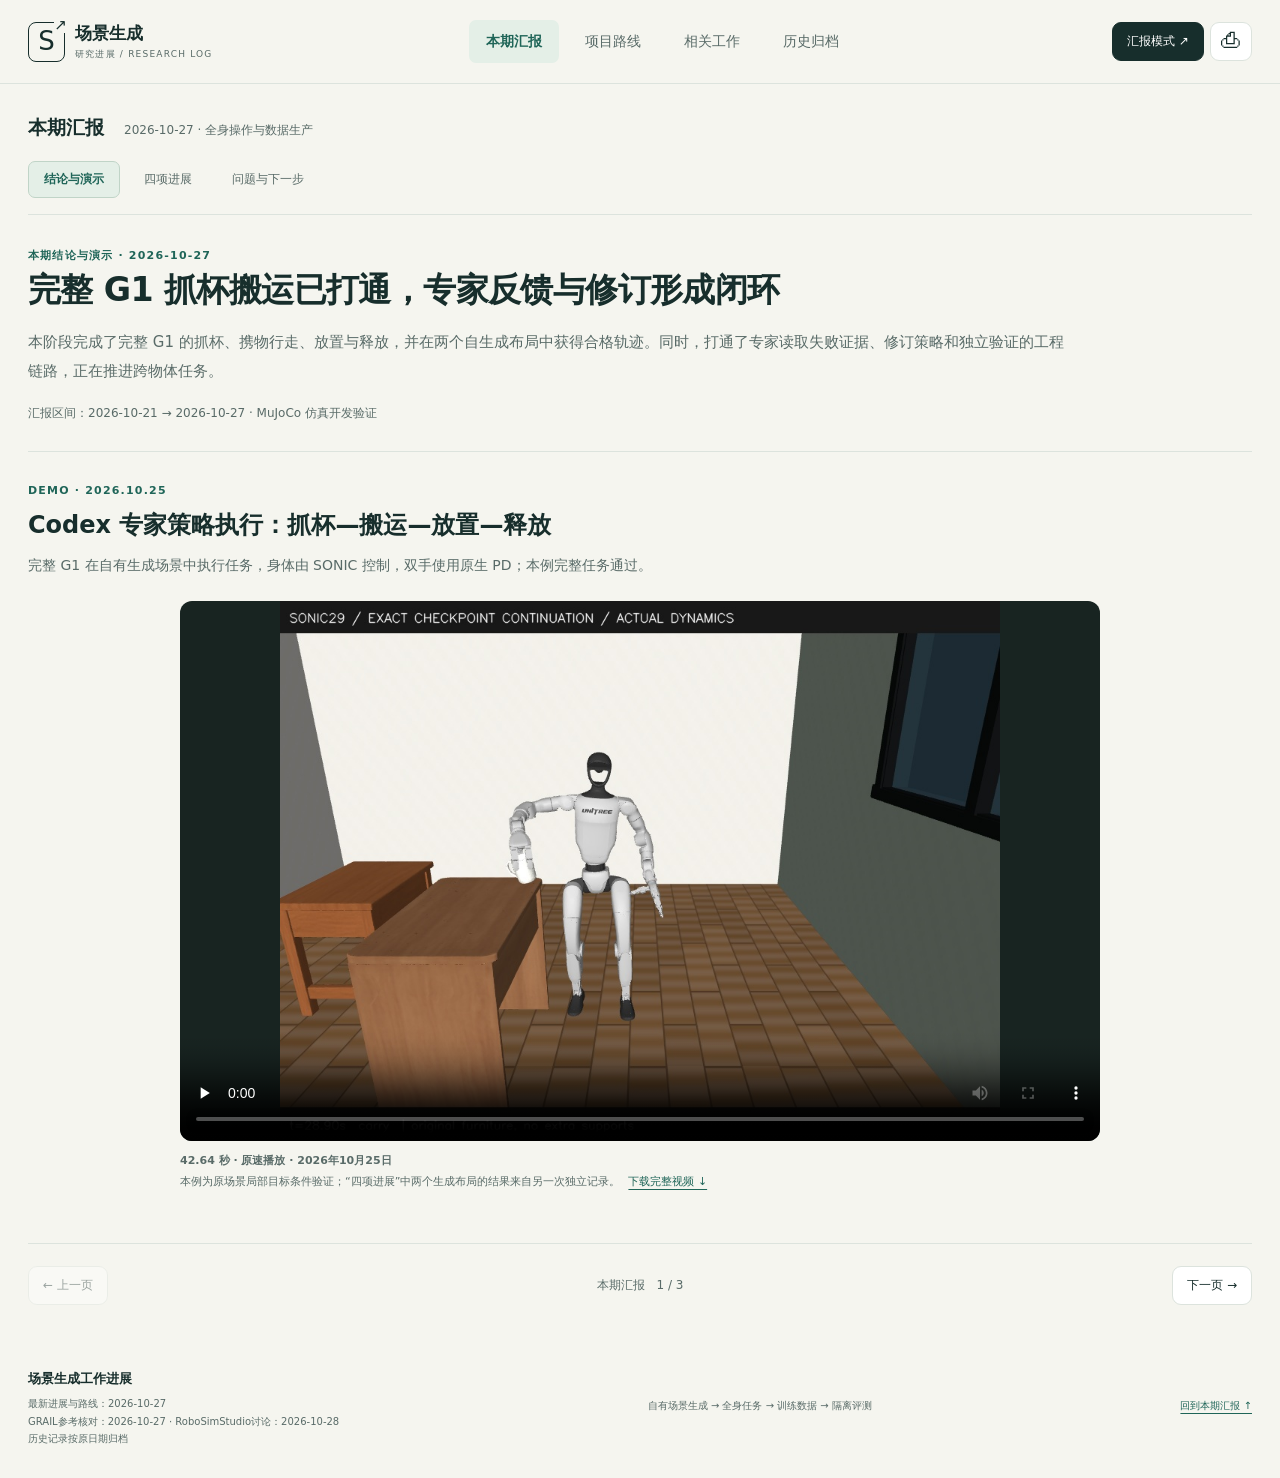
<file: public/index.html>
<!doctype html>
<html lang="zh-CN">
<head>
  <meta charset="utf-8">
  <meta name="viewport" content="width=device-width, initial-scale=1">
  <meta name="description" content="具身智能场景与仿真数据生成进展：完整G1抓杯搬运、生成布局与专家反馈闭环。新增GRAIL相关工作、技术启发与当前路线决定，进展截至 2026-10-27。">
  <meta name="theme-color" content="#173e3b">
  <title>场景生成工作进展 · 最新进展 2026-10-27</title>
  <link rel="icon" href="favicon.svg" type="image/svg+xml">
  <link rel="stylesheet" href="style.css?v=20261028-references">
  <script src="app.js?v=20261028-references" defer></script>
</head>
<body>
<a href="#main" class="skip-link">跳转到正文</a>
<header class="site-header">
  <a href="#weekly-20261027" class="brand" aria-label="场景生成进展，回到本期汇报"><span class="brand-icon" aria-hidden="true">S<span>↗</span></span><span>场景生成<span class="brand-sub">研究进展 / RESEARCH LOG</span></span></a>
  <nav aria-label="主栏目"><a href="#weekly-20261027" data-report-group="current-report">本期汇报</a><a href="#project-goal" data-report-group="project-route">项目路线</a><a href="#reference-grail" data-report-group="related-works">相关工作</a><a href="#history" data-report-group="history-archive">历史归档</a></nav>
  <div class="header-tools"><button type="button" id="present" aria-pressed="false" hidden>汇报模式 <span aria-hidden="true">↗</span></button><button type="button" id="print" class="icon-button" hidden aria-label="打印或保存 PDF" title="打印 / 保存 PDF">⎙</button></div>
</header>
<div class="reading-progress" aria-hidden="true"><span></span></div>
<main id="main">
<div class="report-group" id="current-report" data-label="本期汇报" data-entry="weekly-20261027" data-topic="">
  <header class="group-heading"><div class="group-context"><strong>本期汇报</strong><span>2026-10-27 · 全身操作与数据生产</span></div><nav class="group-pages" aria-label="本期汇报页内导航"><a href="#weekly-20261027" data-page-link>结论与演示</a><a href="#current-progress" data-page-link>四项进展</a><a href="#current-next" data-page-link>问题与下一步</a></nav></header>
<section id="weekly-20261027" class="report-section route-section weekly-section current-section" aria-labelledby="current-title" data-label="本期结论与演示">
  <div class="section-heading"><div><div class="eyebrow">本期结论与演示 · <time datetime="2026-10-27">2026-10-27</time></div><h1 id="current-title" class="workspace-title">完整 G1 抓杯搬运已打通，专家反馈与修订形成闭环</h1></div></div>
  <p class="route-intro">本阶段完成了完整 G1 的抓杯、携物行走、放置与释放，并在两个自生成布局中获得合格轨迹。同时，打通了专家读取失败证据、修订策略和独立验证的工程链路，正在推进跨物体任务。</p>
  <p class="weekly-period">汇报区间：2026-10-21 → 2026-10-27 · MuJoCo 仿真开发验证</p>

  <article id="current-demo" class="route-subsection">
    <div class="route-subheading"><span class="eyebrow">DEMO · 2026.10.25</span><h3>Codex 专家策略执行：抓杯—搬运—放置—释放</h3><p>完整 G1 在自有生成场景中执行任务，身体由 SONIC 控制，双手使用原生 PD；本例完整任务通过。</p></div>
    <figure class="result-media current-demo-media"><video controls playsinline preload="none" poster="assets/week-20261027-expert.jpg" aria-label="Codex专家策略dev010的完整G1抓杯、携物行走、放置、释放收手和稳定仿真视频"><source src="assets/week-20261027-expert.mp4" type="video/mp4"></video><figcaption><strong>42.64 秒 · 原速播放 · 2026年10月25日</strong><br>本例为原场景局部目标条件验证；“四项进展”中两个生成布局的结果来自另一次独立记录。<a href="assets/week-20261027-expert.mp4" download>下载完整视频 ↓</a></figcaption></figure>
  </article>

</section>
<section id="current-progress" class="report-section route-section current-section" aria-labelledby="current-progress-title" data-label="四项进展">
  <div class="section-heading"><div><div class="eyebrow">本期汇报 / 进展</div><h2 id="current-progress-title">从完整操作，到专家反馈与修订。</h2></div></div>
  <p class="route-intro">四项进展分别说明已完成的能力与当前边界。全部结果仍属于MuJoCo开发验证。</p>
  <div class="route-progress-grid current-progress-grid"><article class="route-progress-card"><span class="eyebrow">01 / 完整操作任务</span><h4>从走得稳，推进到拿起、搬走和放好。</h4><p>完整 G1 已连续完成抓杯、持杯走步、直立放置、松手收手与稳定。代表轨迹持杯移动约 0.53 米，并通过独立审计与原初态连续控制复验。</p></article><article class="route-progress-card"><span class="eyebrow">02 / 两个生成布局</span><h4>同一抓杯策略，在两个布局中通过。</h4><p>S02、S03 两个自生成布局各获得一条合格轨迹，去重后共 2 条，放置误差约 5.7 / 8.5 毫米。仍是同一杯资产与相近工位模板，尚未证明广泛泛化。</p></article><article class="route-progress-card"><span class="eyebrow">03 / 专家反馈闭环</span><h4>根据真实失败证据，修改并验证策略。</h4><p>已串起证据读取、策略修订、实际仿真、独立核验和条件化经验记录。最新一轮完成 4 次真实 Codex 专家设计调用；工程闭环已跑通，产量收益仍待验证。</p></article><article class="route-progress-card"><span class="eyebrow">04 / 跨物体扩展</span><h4>瓶子搬运有进展，稳定释放仍是瓶颈。</h4><p>瓶子 S02 已完成抓持、搬运与直立落桌的阶段动作，但完整释放尚未通过；S03 仍卡在抓取建立，书本暂无完整成功。最新一轮新增去重合格轨迹为 0。</p></article></div>
  <p class="route-boundary">最新专家闭环轮新增去重合格轨迹为0，杯回归为已有样本；完整任务通过、局部改善和工程能力分别记录。</p>
</section>
<section id="current-next" class="report-section route-section current-section" aria-labelledby="current-next-title" data-label="问题与下一步">
  <div class="section-heading"><div><div class="eyebrow">本期汇报 / 问题与计划</div><h2 id="current-next-title">先解决完整任务瓶颈，再检验生产与学习价值。</h2></div></div>
  <p class="route-intro">瓶与书尚未形成合格完整轨迹。抓取建立、稳定持物和释放交接需要按各自证据继续核对。</p>
  <div class="route-roadmap current-next-roadmap">
    <div class="route-subheading"><span class="eyebrow">NEXT STEPS</span><h3>下一步：跨物体、小批次，再验证学习价值。</h3><p>优先解决抓持与释放的实际瓶颈，逐步检验合格数据能否稳定产出。</p></div>
    <ol><li><span class="route-step-number">01</span><div><span class="eyebrow">跨物体</span><h4>先突破抓持与稳定释放</h4><p>根据腕运动、手指状态和接触力证据查因，分别处理瓶子的释放交接与抓取建立问题。</p><small>验收：完整任务通过，并完成独立复验。</small></div></li><li><span class="route-step-number">02</span><div><span class="eyebrow">小批次</span><h4>验证固定批次的合格产量</h4><p>在预先固定的物体、布局和初态中检查重复采集，保留全部尝试、失败原因与成本。</p><small>验收：报告去重合格数、完整尝试分母与单位成本。</small></div></li><li><span class="route-step-number">03</span><div><span class="eyebrow">学习价值</span><h4>再检验数据能否帮助策略学习</h4><p>在来源划分和测试条件冻结后训练策略，用未见条件检查完整任务表现。</p><small>验收：独立评测支持学习收益，训练与测试来源隔离。</small></div></li></ol>
  </div>
  <p class="route-boundary">当前为开发验证，尚未证明稳定量产、广泛泛化或这批全身任务数据的学习收益；最新专家闭环轮新增去重合格轨迹为 0，杯回归为已有样本。</p>
  <details class="detail-box weekly-evidence"><summary>查看验证范围与证据摘要</summary><div class="detail-body"><article><h4>完整 G1 首次抓杯搬运</h4><p>10月25日 trial_07 全任务通过，严格持杯机器人净位移约0.5336米。几何、质量、电机和PD未修改；NoSlip按声明在第3960步由0切为3，结果属于该数值设置下的仿真开发验证。</p><code>20261025 / native_sonic_body_grasp / trial_07 / FINAL_REVIEW</code></article><article><h4>本页视频：Codex专家最终策略 dev010</h4><p>完整42.64秒、50fps。目标Y方向相对原目标偏移−30毫米，完整任务通过。该轮同一冻结策略的3个条件均通过，实际轨迹去重后2条；不将条件数量当独立成功率，也不将视频当S02/S03布局的演示。</p><code>20261025 / codex_expert_v2 / dev010 / FINAL_VERIFICATION</code></article><article><h4>两个生成布局的独立执行</h4><p>10月26日同一cup_v004在S02/S03从各自原初态执行，独立审计、全43控制连续复验、实际视频及数据核验通过。最终2条去重开发轨迹；共享资产与参考模板保留在同一保守来源组。</p><code>20261026 / generated_grasp_execution / FINAL_REVIEW + DATASET_MANIFEST</code></article><article><h4>最新专家反馈闭环及未完成项</h4><p>4次真实设计调用，杯回归通过但与旧样本重复；5条瓶负例均未完成任务。最新轮新增55548物理步，新增去重合格轨迹0；未训练模型权重、未做隔离评测，不能称已验证自进化或产量收益。</p><code>20261026–27 / expert_branch1 / FINAL_REVIEW</code></article><p class="footnote">视频呈现最终策略的执行结果。dev010 复用了已核验的抓取行走前缀，后段由专家修订，另完成原初态连续控制复验；不据此声称机器人全程在线自主规划或模型权重自进化。所有当前全身任务记录保留为开发验证，尚未划入隔离测试集。</p></div></details>
</section>
</div>

<div class="report-group" id="project-route" data-label="项目路线" data-entry="project-goal" data-topic="">
  <header class="group-heading"><div class="group-context"><strong>项目路线</strong><span>目标、整体框架与当前技术选择</span></div><nav class="group-pages" aria-label="项目路线页内导航"><a href="#project-goal" data-page-link>目标与定位</a><a href="#project-framework" data-page-link>整体框架</a><a href="#project-decisions" data-page-link>当前技术选择</a></nav></header>
<section id="project-goal" class="report-section route-section project-section" aria-labelledby="project-goal-title" data-label="目标与定位">
  <div class="section-heading"><div><div class="eyebrow">项目路线 / 长期目标</div><h2 id="project-goal-title">让生成的场景，支撑高质量训练与可信测试。</h2></div></div>
  <p class="route-intro">先做好高质量训练数据，再在同一场景与任务体系上加入严格隔离的测试和标准化评测。</p>
  <div class="project-statement"><span class="eyebrow">PROJECT GOAL</span><p>以full-body人形机器人任务为重点，依托自有场景生成器，形成可训练、可测试、可持续改进的具身智能仿真系统。</p></div>
  <div class="project-principles">
    <article><span class="eyebrow">01 / 主线</span><h3>自己的场景，接入完整任务。</h3><p>将资产、布局、机器人执行和采集接口连接起来，积累能够复用的数据生产能力。</p></article>
    <article><span class="eyebrow">02 / 顺序</span><h3>训练数据先行，隔离测试随后接入。</h3><p>先做好控制、采集、质检与导出，同时保留来源身份和任务条件，为后续划分与评测做好准备。</p></article>
    <article><span class="eyebrow">03 / 判断依据</span><h3>看合格产量、成本与学习效果。</h3><p>单次任务成功是阶段成果。进一步需要验证有效多样性、人工介入和策略学习收益。</p></article>
  </div>
  <p class="route-boundary">目前处于开发验证阶段。当前全身任务数据尚未形成稳定量产或来源隔离的策略学习验证。<a href="#weekly-20261027">查看本期实际进展 →</a></p>
</section>
<section id="project-framework" class="report-section route-section project-section" aria-labelledby="project-framework-title" data-label="整体框架">
  <div class="section-heading"><div><div class="eyebrow">项目路线 / 系统分工</div><h2 id="project-framework-title">从场景生成，走到训练与隔离评测。</h2></div></div>
  <p class="route-intro">每个环节都有独立的输出与判断依据。当前已在部分完整G1任务上连接生成场景、执行和质检；学习及隔离评测仍待接入验证。</p>
  <ol class="project-pipeline">
    <li><span>01</span><h3>生成场景</h3><p>资产、布局、物理与功能描述</p></li>
    <li><span>02</span><h3>执行任务</h3><p>参考动作、全身控制与实际物理</p></li>
    <li><span>03</span><h3>采集与质检</h3><p>状态动作、独立审计、去重与导出</p></li>
    <li><span>04</span><h3>策略训练</h3><p>用合格示范训练并检验数据价值</p></li>
    <li><span>05</span><h3>隔离评测</h3><p>固定来源划分、任务与评价标准</p></li>
  </ol>
  <div class="project-principles">
    <article><h3>生成器负责提供任务条件</h3><p>保留自己的场景生成主线，逐步补齐碰撞、功能区域、物性来源与全过程空间条件。</p></article>
    <article><h3>专家与控制器负责执行</h3><p>当前由代码专家提供参考，SONIC控制身体，原生手部PD执行手指参考；实际状态与参考请求分别核对。</p></article>
    <article><h3>数据系统负责质量与交付</h3><p>按完整任务验收、独立复验、去重和来源记录筛选数据；训练后，再用隔离条件检验学习效果。</p></article>
  </div>
  <p class="reference-takeaway">最终需要形成“生成—执行—采集—学习—评测”的持续改进流程。目前各部分的成熟度不同，应按实际证据分别报告。</p>
</section>
<section id="project-decisions" class="report-section route-section project-section" aria-labelledby="project-decisions-title" data-label="当前技术选择">
  <div class="section-heading"><div><div class="eyebrow">项目路线 / 当前有效选择 · 2026-10-27</div><h2 id="project-decisions-title">当前沿用的技术路线与暂缓事项。</h2></div></div>
  <p class="route-intro">集中展示目前有效的选择。各日期的讨论过程保留在历史归档，GRAIL相关依据保留在参考专题中。</p>
  <div class="project-choices">
    <article><span class="badge limited">当前沿用</span><h3>MuJoCo与现有采集核验链路</h3><p>继续使用MuJoCo，保留SONIC身体控制与原生手部PD。仿真器迁移暂缓。</p></article>
    <article><span class="badge limited">当前沿用</span><h3>代码专家参考与TRELLIS.2资产</h3><p>沿用现有参考生成和资产主线，依据执行证据修订；资产外观、碰撞可用性与物性可信度分别判断。</p></article>
    <article><span class="badge gap">留待确认</span><h3>物体适配器与视频动作参考</h3><p>保留复用微调或从零训练的候选路线，先核对基座和控制接口兼容性；视频参考尚未接入主线。</p></article>
    <article><span class="badge active">已登记待办</span><h3>场景物理能力与数据验收</h3><p>刚体、铰接体与软体接入及相邻问题已登记。完整任务验收、来源隔离与数据学习价值继续作为判断依据。</p></article>
  </div>
  <div class="project-related"><div><strong>为什么作出这些选择？</strong><p>GRAIL专题保留物体适配、资产接入和数据生产方面的详细启发、判断依据与后续核对条件。</p></div><a class="button primary" href="#reference-grail-decisions">查看详细技术取舍 →</a></div>
</section>
</div>

<div class="report-group" id="related-works" data-label="相关工作" data-entry="reference-grail" data-topic="">
  <header class="group-heading"><div class="group-context"><strong>相关工作</strong><span>按工作查看 · 每项工作独立三页</span></div><nav class="work-switcher" aria-label="选择参考工作"><a href="#reference-grail" data-work-link="grail">GRAIL</a><a href="#reference-robosim" data-work-link="robosim">RoboSimStudio</a></nav><nav class="group-pages" aria-label="当前工作页内导航"><a href="#reference-grail" data-page-link>工作概览</a><a href="#reference-grail-lessons" data-page-link>技术启发</a><a href="#reference-grail-decisions" data-page-link>项目取舍</a><a href="#reference-robosim" data-page-link>工作定位</a><a href="#reference-robosim-physics" data-page-link>物理能力启发</a><a href="#reference-robosim-video" data-page-link>视频路线取舍</a></nav></header>
<section id="reference-grail" class="report-section route-section reference-section" aria-labelledby="grail-title" data-label="相关工作 · GRAIL概览" data-work="grail" data-work-title="GRAIL">
  <div class="section-heading"><div><div class="eyebrow">相关工作与技术借鉴 · GRAIL · 1 / 3</div><h2 id="grail-title">从已知三维场景，生成可执行的全身交互。</h2></div></div>
  <p class="route-intro">GRAIL探索以生成视频提供行为参考，经三维动作恢复和物理跟踪，形成机器人示范数据。对我们的价值，既包括新的参考动作来源，也包括物体反馈控制与场景条件的组织方式。</p>
  <nav class="work-resources" aria-label="grail原始资料"><a href="https://research.nvidia.com/labs/dair/grail/" target="_blank" rel="noopener noreferrer">官方项目与演示 <span aria-hidden="true">↗</span></a><a href="https://arxiv.org/html/2606.05160v2" target="_blank" rel="noopener noreferrer">论文全文 · v2 <span aria-hidden="true">↗</span></a><a href="https://arxiv.org/pdf/2606.05160v2" target="_blank" rel="noopener noreferrer">论文PDF <span aria-hidden="true">↗</span></a><a href="https://github.com/NVlabs/GRAIL" target="_blank" rel="noopener noreferrer">官方代码 <span aria-hidden="true">↗</span></a></nav>
  <div class="reference-meta"><span>NVIDIA / UCLA</span><span>arXiv v2 · 2026-10-19</span><span>核对与讨论：2026-10-27</span><a href="https://research.nvidia.com/labs/dair/grail/" target="_blank" rel="noopener noreferrer">官方项目与演示 ↗</a></div>
    <figure class="reference-workflow"><figcaption><span class="eyebrow">METHOD AT A GLANCE</span><h3>从行为参考，到机器人实际执行，再到策略学习。</h3></figcaption><ol><li><span class="reference-step">01</span><h3>已知三维条件</h3><p>资产、尺度、相机与机器人比例的人体</p></li><li><span class="reference-step">02</span><h3>生成交互视频</h3><p>从渲染首帧生成与物体交互的过程</p></li><li><span class="reference-step">03</span><h3>恢复三维动作</h3><p>恢复人体、手与物体的时序运动</p></li><li><span class="reference-step">04</span><h3>重定向与跟踪</h3><p>转为G1参考，由物理控制器执行</p></li><li><span class="reference-step">05</span><h3>筛选与训练</h3><p>导出成功执行，用于视觉策略学习</p></li></ol><p>流程依据：<a href="https://research.nvidia.com/labs/dair/grail/" target="_blank" rel="noopener noreferrer">GRAIL官方方法介绍 ↗</a>。此图为流程概括，具体重建、训练与筛选仍有独立成本。</p></figure>
  <div class="reference-comparison"><h3>与我们目前路线的关系</h3><div class="table-scroll" tabindex="0" role="region" aria-label="GRAIL与本项目的路线对照"><table class="reference-table"><caption class="sr-only">外部工作的方法与本项目当前实现分列展示</caption><thead><tr><th scope="col">环节</th><th scope="col">GRAIL</th><th scope="col">我们当前的实现</th></tr></thead><tbody><tr><th scope="row">场景与资产</th><td>已知三维配置；程序化地形与多来源资产。</td><td>自有场景生成器，主线使用TRELLIS.2资产，已有MuJoCo任务接入。</td></tr><tr><th scope="row">动作参考</th><td>生成视频，再恢复人体与物体的三维运动。</td><td>当前主要由代码专家生成、修订参考控制。</td></tr><tr><th scope="row">执行控制</th><td>预训练全身控制器，加物体感知适配或场景条件训练。</td><td>SONIC身体控制＋原生手部PD；尚未接入GRAIL物体适配器。</td></tr><tr><th scope="row">数据用途</th><td>从执行示范继续训练视觉策略，并验证实机任务。</td><td>先做好合格数据生产，再检验学习收益与隔离测试；当前为开发验证。</td></tr></tbody></table></div></div>
  <p class="reference-takeaway">两项关键区别：上游用生成视频提供动作参考，下游用学习到的物体反馈修正执行。机器人仍须经过三维恢复、重定向和物理控制。</p>
  <p class="reference-footnote">外部方法依据：<a href="https://research.nvidia.com/labs/dair/grail/" target="_blank" rel="noopener noreferrer">项目介绍</a>、<a href="https://nvlabs.github.io/GRAIL/tracking.html" target="_blank" rel="noopener noreferrer">跟踪文档</a>；本项目实际进展见<a href="#weekly-20261027">本期汇报</a>。<a href="#reference-grail-lessons">继续：对我们的启发 →</a></p>
</section>
<section id="reference-grail-lessons" class="report-section route-section reference-section" aria-labelledby="grail-lessons-title" data-label="GRAIL · 对我们的启发" data-work="grail" data-work-title="GRAIL">
  <div class="section-heading"><div><div class="eyebrow">相关工作与技术借鉴 · GRAIL · 2 / 3</div><h2 id="grail-lessons-title">值得借鉴什么，适用范围在哪里。</h2></div></div>
  <p class="route-intro">围绕动作来源、物体反馈、场景条件和数据价值梳理启发。下面分别说明外部设计、对我们的意义和仍需验证的边界。</p>
  <nav class="work-resources" aria-label="grail原始资料"><a href="https://research.nvidia.com/labs/dair/grail/" target="_blank" rel="noopener noreferrer">官方项目与演示 <span aria-hidden="true">↗</span></a><a href="https://arxiv.org/html/2606.05160v2" target="_blank" rel="noopener noreferrer">论文全文 · v2 <span aria-hidden="true">↗</span></a><a href="https://arxiv.org/pdf/2606.05160v2" target="_blank" rel="noopener noreferrer">论文PDF <span aria-hidden="true">↗</span></a><a href="https://github.com/NVlabs/GRAIL" target="_blank" rel="noopener noreferrer">官方代码 <span aria-hidden="true">↗</span></a></nav>
    <div class="reference-lessons"><article class="reference-lesson"><span class="eyebrow">01 / 技术启发</span><h3>视频模型可以拓展行为来源</h3><dl><div><dt>他们的设计</dt><dd>从已知场景的首帧生成交互，为全身动作提供候选参考。</dd></div><div><dt>对我们的启发</dt><dd>当已有专家难以覆盖新的行为时，视频生成值得作为候选来源；我们已有三维资产与布局，可以提供输入条件。</dd></div><div class="reference-limit"><dt>适用边界</dt><dd>视频仍需重建与物理验证。目前没有证据说明它对我们的任务、预算和验收标准最优。</dd></div></dl><p class="reference-citation"><a href="https://research.nvidia.com/labs/dair/grail/" target="_blank" rel="noopener noreferrer">GRAIL官方项目：方法与演示 ↗</a></p></article><article class="reference-lesson"><span class="eyebrow">02 / 技术启发</span><h3>抓取需要物体反馈参与控制</h3><dl><div><dt>他们的设计</dt><dd>适配器利用物体位姿、手物关系、形状和接触等信息，修正身体与手的动作。</dd></div><div><dt>对我们的启发</dt><dd>它与我们遇到的抓持、滑移和全身协调问题有关。这里的“感知”包含控制所用的物体状态，并非单独的图像识别模块。</dd></div><div class="reference-limit"><dt>适用边界</dt><dd>现有失败的根因仍需核对；接入适配器不保证满足完整放置、负载交接和释放要求。</dd></div></dl><p class="reference-citation"><a href="https://arxiv.org/html/2606.05160v2" target="_blank" rel="noopener noreferrer">论文v2：物体适配、消融与评价定义 ↗</a></p></article><article class="reference-lesson"><span class="eyebrow">03 / 技术启发</span><h3>场景要让机器人抓得住、放得稳</h3><dl><div><dt>他们的设计</dt><dd>三维几何、尺度、相机和场景条件在生成与重建之间保持对应。</dd></div><div><dt>对我们的启发</dt><dd>以搬杯子为例：杯柄孔在碰撞模型里要保留，手指要能伸入并抓稳，杯底要有稳定支撑，机器人全身在接近、搬运、放置和退手时都要有空间。还需记录质量、重心、摩擦等参数的来源，以及可抓、可放的位置。</dd></div><div class="reference-limit"><dt>适用边界</dt><dd>缩放物体、简化碰撞或调整布局后，复查受影响的部分。相关问题已登记；已有成果按原验证范围引用，关节和软体扩展仍需单独验收。</dd></div></dl><p class="reference-citation"><a href="https://nvlabs.github.io/GRAIL/gen_2dhoi.html" target="_blank" rel="noopener noreferrer">官方文档：场景渲染与视频生成 ↗</a></p></article><article class="reference-lesson"><span class="eyebrow">04 / 技术启发</span><h3>最终要验证示范的学习价值</h3><dl><div><dt>他们的设计</dt><dd>物理执行、成功轨迹导出与下游策略训练构成连续流程。</dd></div><div><dt>对我们的启发</dt><dd>我们也需分别报告候选、去重合格数据、生产成本和学习效果，防止把视频数量或单例成功当作数据价值。</dd></div><div class="reference-limit"><dt>适用边界</dt><dd>GRAIL表2使用整段平均物体位置误差小于20厘米的成功判据，与我们的完整任务验收不同，成功率不能直接横向比较。</dd></div></dl><p class="reference-citation"><a href="https://nvlabs.github.io/GRAIL/data_export.html" target="_blank" rel="noopener noreferrer">官方文档：成功轨迹导出 ↗</a> · <a href="https://arxiv.org/html/2606.05160v2" target="_blank" rel="noopener noreferrer">论文v2：物体适配、消融与评价定义 ↗</a></p></article></div>
  <p class="reference-takeaway">判断借鉴是否有效，要看它能否帮助我们的完整任务产出合格数据，并进一步支持策略学习。参考工作提供证据和方法，项目收益仍需自己的实验验证。</p>
  <p class="reference-footnote">外部设计与我们的技术判断分列展示。<a href="#reference-grail-decisions">继续：已确定的选择与后续核对 →</a></p>
</section>
<section id="reference-grail-decisions" class="report-section route-section reference-section" aria-labelledby="grail-decisions-title" data-label="GRAIL · 当前决定与待办" data-work="grail" data-work-title="GRAIL">
  <div class="section-heading"><div><div class="eyebrow">相关工作与技术借鉴 · GRAIL · 3 / 3</div><h2 id="grail-decisions-title">当前保留什么，后续确认什么。</h2></div></div>
  <p class="route-intro">截至 2026-10-27 的讨论结论。已确定的路线、沿用的现状与暂缓事项分别标注；后续核对列说明进入评估前需要补齐的依据。</p>
  <nav class="work-resources" aria-label="grail原始资料"><a href="https://research.nvidia.com/labs/dair/grail/" target="_blank" rel="noopener noreferrer">官方项目与演示 <span aria-hidden="true">↗</span></a><a href="https://arxiv.org/html/2606.05160v2" target="_blank" rel="noopener noreferrer">论文全文 · v2 <span aria-hidden="true">↗</span></a><a href="https://arxiv.org/pdf/2606.05160v2" target="_blank" rel="noopener noreferrer">论文PDF <span aria-hidden="true">↗</span></a><a href="https://github.com/NVlabs/GRAIL" target="_blank" rel="noopener noreferrer">官方代码 <span aria-hidden="true">↗</span></a></nav>
    <div class="reference-decisions"><article class="reference-decision"><div class="reference-card-heading"><span class="eyebrow">01</span><span class="badge limited">已确定</span></div><h3>继续使用MuJoCo</h3><p class="reference-choice">现阶段沿用现有仿真、采集和独立核验链路。</p><dl><div><dt>判断依据</dt><dd>迁移会涉及物理、控制接口和历史结果复验；采用GRAIL思路并不要求我们同步更换仿真器。</dd></div><div><dt>后续核对</dt><dd>以后若确有训练吞吐或兼容瓶颈，再比较迁移收益与成本。</dd></div></dl></article><article class="reference-decision"><div class="reference-card-heading"><span class="eyebrow">02</span><span class="badge gap">暂缓实施</span></div><h3>物体感知适配器留待确认</h3><p class="reference-choice">先保留路线选择，尚未选定从零训练或复用微调。</p><dl><div><dt>判断依据</dt><dd>若基座与接口兼容，复用现有检查点值得优先评估；但迁移权重仍需训练环境、观测、奖励、重置与验收适配。</dd></div><div><dt>后续核对</dt><dd>先核对SONIC权重、潜在表示与残差插入位置、观测坐标/时序、关节与手部映射。仅64维相同不能证明兼容。</dd></div></dl></article><article class="reference-decision"><div class="reference-card-heading"><span class="eyebrow">03</span><span class="badge gap">后续评估</span></div><h3>视频参考保留为候选路线</h3><p class="reference-choice">当前继续已有专家参考路线，视频生成尚未接入主线。</p><dl><div><dt>判断依据</dt><dd>它可能增加动作覆盖，但也增加生成、三维恢复和失败筛选成本；尚不能判断是否提高我们的合格产量。</dd></div><div><dt>后续核对</dt><dd>若后续启动评估，用相同任务与完整验收比较去重产量、总成本、人工介入和学习收益。</dd></div></dl></article><article class="reference-decision"><div class="reference-card-heading"><span class="eyebrow">04</span><span class="badge limited">沿用现状</span></div><h3>保留TRELLIS.2资产主线</h3><p class="reference-choice">GRAIL使用Hunyuan3D-2.1，不构成更换我们资产模型的依据。</p><dl><div><dt>判断依据</dt><dd>当前没有针对我们任务的两模型同条件比较。资产视觉质量、碰撞可用性和力学属性可信度需要分别判断。</dd></div><div><dt>后续核对</dt><dd>以后如需选型，比较关键几何、可操作性、尺度、接入成本和有效产量；PBR材质不等于物理参数。</dd></div></dl></article><article class="reference-decision"><div class="reference-card-heading"><span class="eyebrow">05</span><span class="badge active">已登记待办</span></div><h3>物理资产缺口已归入场景问题</h3><p class="reference-choice">记录刚体、铰接体与软体的物理描述和场景接入适配需求。</p><dl><div><dt>判断依据</dt><dd>主线以刚体为主；已有门铰链、抽屉滑轨开发样品，尚未完成G1操作验收；当前无完成主线验收的软体资产。</dd></div><div><dt>后续核对</dt><dd>统一单位/坐标/尺度、物性来源、碰撞与功能区域，并分别补齐关节或形变状态、初始化、采集和验收。</dd></div></dl></article><article class="reference-decision"><div class="reference-card-heading"><span class="eyebrow">06</span><span class="badge limited">持续遵循</span></div><h3>保持完整任务验收与来源隔离</h3><p class="reference-choice">参考外部方法时，继续沿用自己的完整任务、去重和独立复验要求。</p><dl><div><dt>判断依据</dt><dd>当前成果仍是开发验证，尚未证明稳定量产、广泛泛化或这批全身数据的学习收益。</dd></div><div><dt>后续核对</dt><dd>训练数据先行，预留来源身份；后续冻结隔离测试条件，以实际学习结果判断数据价值。</dd></div></dl></article></div>
  <details class="detail-box reference-details" id="grail-scene-backlog"><summary>展开场景生成已登记的7项问题与隐患</summary><div class="detail-body"><p>这是已登记的问题与待核对隐患，不表示这些能力全部缺失，也不表示已经启动实现。已有门/抽屉开发样品不能替代机器人完整操作验收。</p><ul class="reference-backlog"><li><span>SG-P01</span><div><strong>异构物理资产</strong><p>刚体、铰接体、软体的描述、编译与分类型验收。</p></div></li><li><span>SG-P02</span><div><strong>视觉与碰撞一致</strong><p>开口、把手、薄壁、凹腔及缩放后的接触几何。</p></div></li><li><span>SG-P03</span><div><strong>可操作功能区域</strong><p>可抓区、支撑区、容器入口、固定与活动部件。</p></div></li><li><span>SG-P04</span><div><strong>全过程空间可执行</strong><p>操作站位、全身可达、运动扫掠、携物与退手路径。</p></div></li><li><span>SG-P05</span><div><strong>物性与组合稳定</strong><p>参数来源、初始化落稳、承重及求解稳定性。</p></div></li><li><span>SG-P06</span><div><strong>状态、观测与导出</strong><p>关节/形变后同步更新，保存可重置和复验的状态。</p></div></li><li><span>SG-P07</span><div><strong>覆盖、来源与成本</strong><p>有效变化、来源隔离、失败分母与单位合格成本。</p></div></li></ul></div></details>
  <div class="reference-summary"><span class="eyebrow">CURRENT POSITION</span><p>当前选择：继续MuJoCo与现有资产主线；适配器和视频参考留待评估；场景物理缺口已登记；以完整任务和数据学习价值作为最终依据。</p></div>
  <details class="detail-box reference-details" id="grail-sources"><summary>查看官方参考与项目讨论依据</summary><div class="detail-body reference-source-grid"><div><h3>外部方法 · 官方来源</h3><ul class="reference-source-list"><li><a href="https://research.nvidia.com/labs/dair/grail/" target="_blank" rel="noopener noreferrer">GRAIL官方项目：方法与演示 ↗</a></li><li><a href="https://arxiv.org/html/2606.05160v2" target="_blank" rel="noopener noreferrer">论文v2：物体适配、消融与评价定义 ↗</a></li><li><a href="https://nvlabs.github.io/GRAIL/gen_2dhoi.html" target="_blank" rel="noopener noreferrer">官方文档：场景渲染与视频生成 ↗</a></li><li><a href="https://nvlabs.github.io/GRAIL/gen_3d_assets.html" target="_blank" rel="noopener noreferrer">官方文档：3D资产生成与类型限制 ↗</a></li><li><a href="https://nvlabs.github.io/GRAIL/tracking.html" target="_blank" rel="noopener noreferrer">官方文档：跟踪、检查点与微调 ↗</a></li><li><a href="https://nvlabs.github.io/GRAIL/data_export.html" target="_blank" rel="noopener noreferrer">官方文档：成功轨迹导出 ↗</a></li></ul><p class="reference-footnote">论文按 arXiv v2 · 2026-10-19 核对；工程文档核对日期为 2026-10-27。</p></div><div><h3>本项目 · 决定与验证范围</h3><article><h4>路线决定</h4><p>继续MuJoCo；适配器的接入与训练暂缓，复用微调和从零训练均保留为待确认路线。</p><small>2026-10-27 / 项目接续记录</small></article><article><h4>场景生成问题</h4><p>SG-P01—SG-P07覆盖异构物理资产及相关隐患；现有开发样品与正式任务验收分开记录。</p><small>2026-10-27 / 场景生成问题清单</small></article><article><h4>项目当前范围</h4><p>完整G1杯任务、生成布局与专家反馈闭环的实际结果，见本期汇报；外部方法和未来评估不计作本项目已完成成果。</p><small>2026-10-27 / 封存实验总结</small></article><a href="#weekly-20261027">回看最新实际进展 →</a></div></div></details>
</section>
<section id="reference-robosim" class="report-section route-section reference-section robosim-section" aria-labelledby="rss-title" data-label="RoboSimStudio · 工作定位" data-work="robosim" data-work-title="RoboSimStudio">
  <div class="section-heading"><div><div class="eyebrow">相关工作与技术借鉴 · RoboSimStudio · 1 / 3</div><h2 id="rss-title">从真实操作观察出发，交互式构建与修正物理仿真。</h2></div></div>
  <p class="route-intro">RoboSimStudio让人和代码智能体根据真实操作视频搭建仿真，再依据执行反馈修正几何、物理假设和控制程序。对我们的主要启发是场景物理能力的组织，以及视频辅助信息的取舍。</p>
  <nav class="work-resources" aria-label="robosim原始资料"><a href="https://robosimstudio.github.io/" target="_blank" rel="noopener noreferrer">官方项目与演示 <span aria-hidden="true">↗</span></a><a href="https://arxiv.org/html/2610.18835v1" target="_blank" rel="noopener noreferrer">论文全文 · v1 <span aria-hidden="true">↗</span></a><a href="https://arxiv.org/pdf/2610.18835v1" target="_blank" rel="noopener noreferrer">论文PDF <span aria-hidden="true">↗</span></a><a href="https://github.com/robosimstudio/robosimstudio" target="_blank" rel="noopener noreferrer">官方代码 <span aria-hidden="true">↗</span></a></nav>
  <div class="reference-meta"><span>UC Berkeley / NVIDIA</span><span>arXiv v1 · 2026-10-13</span><span>核对与讨论：2026-10-28</span></div>
  <figure class="reference-workflow"><figcaption><span class="eyebrow">REAL2SIM → REFINEMENT → SIM2REAL</span><h3>让仿真中的操作和物体反应，逐步接近真实观察。</h3></figcaption><ol><li><span class="reference-step">01</span><h3>观察真实操作</h3><p>视频提供环境、动作与物体反应线索</p></li><li><span class="reference-step">02</span><h3>搭建场景与程序</h3><p>智能体配置资产、物理与控制行为</p></li><li><span class="reference-step">03</span><h3>执行并检查</h3><p>人和智能体读取视觉、状态与接触反馈</p></li><li><span class="reference-step">04</span><h3>修正与扩展</h3><p>调整物理假设或动作，变化布局与参数</p></li><li><span class="reference-step">05</span><h3>策略与真实验证</h3><p>在示例任务中改进策略并部署检查</p></li></ol><p>流程依据：<a href="https://robosimstudio.github.io/" target="_blank" rel="noopener noreferrer">官方介绍</a>。视频由智能体理解，用于搭建与修正仿真；并非GRAIL式的视频生成与动作重建。</p></figure>
  <div class="rss-feature-grid"><article><h3>多物理模型接入同一场景</h3><p>基于Newton组合不同求解器，并与外部引擎交换接触力等信息；机器人、刚体、布料和软体可采用不同模型。</p></article><article><h3>人和智能体共同检查与修正</h3><p>既能交互式调整场景，也能给智能体提供结构化执行反馈，检查接触、运动和目标进度。</p></article></div>
  <p class="reference-footnote">多物理组合与结构化反馈依据：<a href="https://arxiv.org/html/2610.18835v1" target="_blank" rel="noopener noreferrer">论文§3</a>。</p>
  <div class="rss-scope"><strong>已验证范围与接入边界</strong><p>论文的真实迁移验证主要是一个双臂海绵擦拭案例，仿真与现实的一致性主要依靠定性观察。机械臂控制接口已有验证；用于我们的G1全身操作，仍需接入控制器并重新核验。</p><a href="https://arxiv.org/html/2610.18835v1" target="_blank" rel="noopener noreferrer">论文案例与局限 ↗</a></div>
  <p class="reference-footnote"><a href="#reference-robosim-physics">继续：对我们场景物理能力的启发 →</a></p>
</section>
<section id="reference-robosim-physics" class="report-section route-section reference-section robosim-section" aria-labelledby="rss-physics-title" data-label="RoboSimStudio · 物理能力启发" data-work="robosim" data-work-title="RoboSimStudio">
  <div class="section-heading"><div><div class="eyebrow">相关工作与技术借鉴 · RoboSimStudio · 2 / 3</div><h2 id="rss-physics-title">让生成场景中的物体，具有可操作、可验证的物理行为。</h2></div></div>
  <p class="route-intro">对照我们已有的资产、场景接入和失败反馈能力，整理物理类型扩展的候选路线。以下是项目判断，尚未作为新能力实现。</p>
  <nav class="work-resources" aria-label="robosim原始资料"><a href="https://robosimstudio.github.io/" target="_blank" rel="noopener noreferrer">官方项目与演示 <span aria-hidden="true">↗</span></a><a href="https://arxiv.org/html/2610.18835v1" target="_blank" rel="noopener noreferrer">论文全文 · v1 <span aria-hidden="true">↗</span></a><a href="https://arxiv.org/pdf/2610.18835v1" target="_blank" rel="noopener noreferrer">论文PDF <span aria-hidden="true">↗</span></a><a href="https://github.com/robosimstudio/robosimstudio" target="_blank" rel="noopener noreferrer">官方代码 <span aria-hidden="true">↗</span></a></nav>
  <div class="rss-physical-table table-scroll" tabindex="0" role="region" aria-label="本项目基础、物理能力启发与当前取舍"><table><caption class="sr-only">外部工作的启发与我们当前取舍分列展示</caption><thead><tr><th scope="col">当前基础</th><th scope="col">值得借鉴的能力</th><th scope="col">目前取舍</th></tr></thead><tbody><tr><td>主线以刚体任务为主；门、抽屉已有独立开发样品。</td><td>统一描述刚体、铰接体和软体，并组织它们之间的交互。</td><td>继续MuJoCo，先评估同引擎内的物理能力扩展。</td></tr><tr><td>已有资产生成、布局与场景接入。</td><td>明确配置碰撞、关节、材料、求解器及参数来源。</td><td>资产外观、碰撞可用性与物性可信度分别验证。</td></tr><tr><td>已有独立审计和专家失败反馈。</td><td>同时检查控制行为与环境物理假设，提供可核对的反馈。</td><td>依据证据修正，保留版本、原始失败和独立复验。</td></tr></tbody></table></div>
  <div class="rss-step-grid"><article><span class="eyebrow">01 / 候选顺序</span><h3>先统一物理描述</h3><p>明确单位、尺度、坐标、资产类型、碰撞和参数来源；按类型记录关节或形变状态。</p></article><article><span class="eyebrow">02 / 候选顺序</span><h3>先核对一种新增交互</h3><p>候选是关节操作或简单软体接触，检查实际运动、反作用力、稳定性与重置，再考虑G1完整任务。</p></article><article><span class="eyebrow">03 / 候选顺序</span><h3>有明确瓶颈再组合求解器</h3><p>同一任务比较接触效果、稳定性和运行成本；跨求解器需额外验证力反馈、时间同步与复验。</p></article></div>
  <p class="reference-takeaway">候选方向：让生成场景中的物体具有可操作、可验证的物理行为。新增类型可以扩大任务覆盖，现有刚体抓取与释放的可靠性仍需单独验证。</p>
  <p class="reference-footnote">物理能力参考：<a href="https://arxiv.org/html/2610.18835v1" target="_blank" rel="noopener noreferrer">RoboSimStudio论文</a>、<a href="https://mujoco.readthedocs.io/en/latest/modeling.html#deformable-objects" target="_blank" rel="noopener noreferrer">MuJoCo可变形物体文档</a>。候选顺序未启动实施，已有任务的冻结物性与验收保持。</p>
  <p class="reference-footnote"><a href="#grail-scene-backlog">回看已登记的场景问题清单</a> · <a href="#reference-robosim-video">继续：视频路线取舍 →</a></p>
</section>
<section id="reference-robosim-video" class="report-section route-section reference-section robosim-section" aria-labelledby="rss-video-title" data-label="RoboSimStudio · 视频路线取舍" data-work="robosim" data-work-title="RoboSimStudio">
  <div class="section-heading"><div><div class="eyebrow">相关工作与技术借鉴 · RoboSimStudio · 3 / 3</div><h2 id="rss-video-title">保留已知三维场景，优先提取视频中的运动信息。</h2></div></div>
  <p class="route-intro">结合RoboSimStudio与GRAIL形成的延伸思考：视频提供动作和交互线索，已有资产与布局继续作为几何依据。下方是我们的候选方案。</p>
  <nav class="work-resources" aria-label="robosim原始资料"><a href="https://robosimstudio.github.io/" target="_blank" rel="noopener noreferrer">官方项目与演示 <span aria-hidden="true">↗</span></a><a href="https://arxiv.org/html/2610.18835v1" target="_blank" rel="noopener noreferrer">论文全文 · v1 <span aria-hidden="true">↗</span></a><a href="https://arxiv.org/pdf/2610.18835v1" target="_blank" rel="noopener noreferrer">论文PDF <span aria-hidden="true">↗</span></a><a href="https://github.com/robosimstudio/robosimstudio" target="_blank" rel="noopener noreferrer">官方代码 <span aria-hidden="true">↗</span></a></nav>
  <div class="rss-video-grid"><article><span class="badge limited">当前讨论取舍</span><h3>场景生成：视频暂不作为必需输入</h3><p>对生成合理任务，可以继续由Codex结合几何提出布局、运动方向和抓区候选，再经几何与物理验证。尚无同条件证据说明视频估计或Codex生成一定更准确。</p></article><article><span class="badge gap">候选方向</span><h3>动作参考：优先提取位姿与时序</h3><p>保留已有资产和布局，从视频提取物体位置与朝向、手腕相对关系、必要的身体姿态和关键时刻，形成当前场景中的参考目标。</p></article><article><span class="badge gap">后续评估</span><h3>多视角与深度：保留为增强方向</h3><p>已知仿真场景可以直接渲染多视角和深度；真实动态视频还需处理尺度、标定、同步和遮挡。不同视角独立生成的视频不能直接当作同步观测。</p></article></div>
  <figure class="rss-candidate"><figcaption><span class="eyebrow">OUR CANDIDATE · 尚未实现</span><h3>从视频获取参考目标，再进入机器人执行与验收。</h3></figcaption><ol><li>已有三维场景＋视频</li><li>提取运动目标</li><li>生成G1参考</li><li>物理执行</li><li>独立验收</li></ol></figure>
  <details class="detail-box reference-details" id="rss-pose-details"><summary>展开位姿提取的具体目标与候选验证方式</summary><div class="detail-body"><ul class="rss-pose-targets"><li><strong>物体运动</strong><p>位置、朝向及其随时间的变化。</p></li><li><strong>手物关系</strong><p>手腕相对物体的姿态和接近方向。</p></li><li><strong>必要的身体姿态</strong><p>站位、转身、下蹲或双手配合等信息。</p></li><li><strong>关键时刻</strong><p>接近、抬起、放下和退手的顺序与时序。</p></li></ul><p>候选验证方式：先用已有仿真视频与对应状态真值，检查位置、朝向和遮挡恢复误差，再评估生成视频。提取结果作为参考，物体实际运动仍由物理接触决定。</p><p class="reference-footnote">已知模型位姿估计参考：<a href="https://nvlabs.github.io/FoundationPose/" target="_blank" rel="noopener noreferrer">FoundationPose</a>。相机坐标、尺度、遮挡与人体—机器人映射仍需核对，视觉接近不代表物理接触成立。</p></div></details>
  <div class="reference-summary"><span class="eyebrow">DISCUSSION STATUS</span><p>以上为文献阅读后的技术判断与候选方向，尚未完成接入，也未验证对合格数据产量的提升。</p></div>
  <details class="detail-box reference-details" id="rss-sources"><summary>查看官方来源与讨论范围</summary><div class="detail-body"><ul class="reference-source-list"><li><a href="https://arxiv.org/html/2610.18835v1" target="_blank" rel="noopener noreferrer">RoboSimStudio论文v1 · 方法、案例与局限 ↗</a></li><li><a href="https://github.com/robosimstudio/robosimstudio/blob/main/examples/04_extending/README.md" target="_blank" rel="noopener noreferrer">官方示例 · 机器人接入与控制接口 ↗</a></li><li><a href="https://github.com/robosimstudio/robosimstudio/blob/main/examples/03_materials/README.md" target="_blank" rel="noopener noreferrer">官方示例 · 材料与物理类型 ↗</a></li><li><a href="https://mujoco.readthedocs.io/en/latest/modeling.html#deformable-objects" target="_blank" rel="noopener noreferrer">MuJoCo官方文档 · 可变形物体 ↗</a></li><li><a href="https://nvlabs.github.io/FoundationPose/" target="_blank" rel="noopener noreferrer">FoundationPose · 已知模型的六维位姿估计与跟踪 ↗</a></li><li><a href="https://github.com/DepthAnything/Depth-Anything-V2" target="_blank" rel="noopener noreferrer">Depth Anything V2 · 相对深度与米制深度 ↗</a></li></ul><p class="reference-footnote">论文按 arXiv v1 · 2026-10-13 核对，讨论截至 2026-10-28。物理扩展与视频路线是候选方向；当前实验成果仍见<a href="#weekly-20261027">本期汇报</a>。</p></div></details>
</section>

</div>

<div class="report-group" id="history-archive" data-label="历史归档" data-entry="history" data-topic="">
  <header class="group-heading"><div class="group-context"><strong>历史归档</strong><span>2026年9月至10月 · 按日期保留原记录</span></div><nav class="group-pages" aria-label="历史归档页内导航"><a href="#history" data-page-link>归档目录</a><a href="#weekly-20261021" data-page-link>10-21 全身行走与连续搬运周报</a><a href="#plan-update" data-page-link>10-14 全身控制路线调整</a><a href="#results" data-page-link>09-28 阶段成果与学习检验</a><a href="#goal" data-page-link>09-28 目标与指标快照</a><a href="#framework" data-page-link>09-28 整体框架快照</a><a href="#plans" data-page-link>09-28 总体计划快照</a><a href="#comparison" data-page-link>09-24 相关工作对照快照</a></nav></header>
<section id="history" class="report-section route-section archive-index" aria-labelledby="history-title" data-label="归档目录">
  <div class="section-heading"><div><div class="eyebrow">历史归档 / 按日期回看</div><h2 id="history-title">保留当时的结果、判断与路线变化。</h2></div></div>
  <p class="route-intro">以下页面保留各自日期的实验语境。当前有效的路线见“项目路线”，最新结果见“本期汇报”。</p>
  <div class="archive-cards"><a class="archive-card" href="#weekly-20261021"><time>2026-10-21</time><h3>全身行走与连续搬运周报</h3><p>原生场景行走、连续搬运和当周计划。</p><span>查看记录 →</span></a><a class="archive-card" href="#plan-update"><time>2026-10-14</time><h3>全身控制路线调整</h3><p>当时的接口瓶颈、控制器选择和初步实施计划。</p><span>查看记录 →</span></a><a class="archive-card" href="#results"><time>2026-09-28</time><h3>阶段成果与学习检验</h3><p>Stretch批量采集、交付、定位与一步预测检验。</p><span>查看记录 →</span></a><a class="archive-card" href="#goal"><time>2026-09-28</time><h3>目标与指标快照</h3><p>当时的数据规模、指标和交付范围。</p><span>查看记录 →</span></a><a class="archive-card" href="#framework"><time>2026-09-28</time><h3>整体框架快照</h3><p>当时的系统分工、平台和数据格式。</p><span>查看记录 →</span></a><a class="archive-card" href="#plans"><time>2026-09-28</time><h3>总体计划快照</h3><p>当时的近期、长期计划与研究设想。</p><span>查看记录 →</span></a><a class="archive-card" href="#comparison"><time>2026-09-24 / 09-28</time><h3>相关工作对照快照</h3><p>9月24日文献核对、9月28日本项目能力对照。</p><span>查看记录 →</span></a></div></section>
<section data-archive-date="2026-10-21" id="weekly-20261021" class="report-section route-section weekly-section" aria-labelledby="weekly-title" data-label="10月21日历史周报">
  <aside class="archive-notice"><strong>历史记录 · 2026-10-21</strong><p>以下保留当时的内容与结论。当前进展请看<a href="#weekly-20261027">本期汇报</a>，有效路线请看<a href="#project-goal">项目路线</a>。</p><a href="#history">← 返回归档目录</a></aside>
  <div class="section-heading"><div><div class="eyebrow">07 / 本周进展 · <time datetime="2026-10-21">2026-10-21</time></div><h2 id="weekly-title">机器人已经能走、能搬，开始走进原生场景。</h2></div></div>
  <p class="route-intro">上周主要在选方案、接控制器和检查问题；这一周，我们把控制器真正用起来，跑通了多场景行走采集和完整搬运，并让完整G1在自己生成的房间里完成了行走与停稳。离稳定生产训练数据还有距离，但已经有了可检查、可重复验证的阶段成果。</p>
  <p class="weekly-period">汇报区间：2026-10-14 → 2026-10-21 · 实验状态截至 10 月 21 日</p>
  <div class="weekly-metrics"><article><span>多场景行走采集</span><strong>48条</strong><p>3个场景，48个条件全部通过</p></article><article><span>完整搬运验证</span><strong>2 / 3</strong><p>3个起点中2个完成，1个停车失败</p></article><article><span>完整G1原生场景</span><strong>1个通过</strong><p>另外1个中止，1个尚未运行</p></article></div>

  <div class="route-subsection">
    <div class="route-subheading"><span class="eyebrow">THIS WEEK</span><h3>这一周，主要向前走了三步。</h3></div>
    <div class="route-progress-grid"><article class="route-progress-card"><span class="eyebrow">01 / 行走与采集</span><h4>能连续跑，也能把数据留下来。</h4><p>在3个自己生成的房间中完成48条行走轨迹，打通自动执行、记录、检查和导出。此前使用简化碰撞模型，暂不代表复杂避障能力。</p></article><article class="route-progress-card"><span class="eyebrow">02 / 完整搬运</span><h4>从空手接近，一直做到放稳撤手。</h4><p>机器人已经能抓起物体、拿着走、停下放好，再松手撤离。当前只验证了一种轻小物体，仍使用简化本体和额外取放支架。</p></article><article class="route-progress-card"><span class="eyebrow">03 / 原生场景</span><h4>换成完整G1，保留房间原来的家具。</h4><p>最新验证直接使用生成的书房，不再为旧脚本另搭测试架。已经有一个起点完成站稳、行走超过1米和停稳，其他起点还需改进。</p></article></div>
  </div>

  <article id="weekly-native" class="route-subsection">
    <div class="route-subheading"><span class="eyebrow">LATEST DEMO · 10.21</span><h3>最新演示：完整G1在生成的书房里行走。</h3><p>保留原家具与布局，没有额外支撑。以下是一个通过检查的完整过程。</p></div>
    <div class="weekly-feature">
      <figure class="result-media"><video controls playsinline preload="none" poster="assets/week-20261021-native.jpg" aria-label="完整G1在生成书房中站稳、行走并停稳的实测视频"><source src="assets/week-20261021-native.mp4" type="video/mp4"></video><figcaption>21.5秒实测状态回放，按真实速度播放。<a href="assets/week-20261021-native.mp4" download>下载视频 ↓</a></figcaption></figure>
      <div class="weekly-measurements"><span class="eyebrow">这次完成了什么</span><dl><div><dt>先站稳</dt><dd>10 <small>秒</small></dd></div><div><dt>实际前进</dt><dd>1.17 <small>米</small></dd></div><div><dt>最后停稳</dt><dd>5 <small>秒</small></dd></div></dl><p>已经核对运动、接触与数据记录，并复验了仿真过程。目前只证明这个起点通过，尚未证明换起点也同样可靠。</p></div>
    </div>
    <details class="detail-box weekly-videos"><summary>查看本周另外两段演示：行走采集与完整搬运</summary><div class="detail-body weekly-deliveries">
      <figure class="result-media"><video controls playsinline preload="none" poster="assets/week-20261021-locomotion.jpg" aria-label="多场景行走采集中的一条实测轨迹"><source src="assets/week-20261021-locomotion.mp4" type="video/mp4"></video><figcaption><strong>行走采集 / 6秒</strong><br>48条中的一条。使用简化碰撞模型，画面中的身体为显示代理。</figcaption></figure>
      <figure class="result-media"><video controls playsinline preload="none" poster="assets/week-20261021-transport.jpg" aria-label="连续抓取搬运放置并撤手的实测视频"><source src="assets/week-20261021-transport.mp4" type="video/mp4"></video><figcaption><strong>完整搬运 / 24.12秒</strong><br>简化本体、额外取放支架，手部使用官方精确模型。尚未迁移到原生家具取放。</figcaption></figure>
    </div></details>
  </article>

  <div class="route-subsection weekly-blockers">
    <div class="route-subheading"><span class="eyebrow">STILL TO SOLVE</span><h3>能做成一次，还需要变成多次可靠成功。</h3><p>换一个起点，仍可能出现行走命令被安全检查拦下、或停车位置不够准的问题。新数据还需补齐同步图像与深度，并检验是否有助于策略学习。目前仍处于开发验证阶段，尚未达到稳定量产。</p></div>
  </div>

  <div id="weekly-next" class="route-subsection route-roadmap">
    <div class="route-subheading"><span class="eyebrow">NEXT STEPS</span><h3>下一步：先做可靠，再补齐数据和学习验证。</h3><p>按下面的顺序推进，完成前一步的验证后，再进入下一步。</p></div>
    <ol><li><span class="route-step-number">01</span><div><span class="eyebrow">近期</span><h4>先让不同起点都能可靠走停</h4><p>解决行走中被安全检查拦下、停车不够准的问题，在同一套配置下验证多个起点。</p><small>验收：三个预定起点都能站稳、走完并停稳。</small></div></li><li><span class="route-step-number">02</span><div><span class="eyebrow">随后</span><h4>在房间原有家具上完成搬运</h4><p>把已跑通的抓取和搬运，逐步接到生成场景原来的桌子等家具上。</p><small>验收：连续完成拿起、搬运、放好和松手撤离。</small></div></li><li><span class="route-step-number">03</span><div><span class="eyebrow">数据</span><h4>补齐图像和深度，验证重复采集</h4><p>把机器人看到的画面与动作同步记录，再用固定的小批次检查成功率、数据完整性和采集成本。</p><small>验收：每次尝试都有完整记录，成功与失败都保留。</small></div></li><li><span class="route-step-number">04</span><div><span class="eyebrow">后续</span><h4>检验这些数据能否帮助机器人学习</h4><p>再扩展房间和物体，用训练时没见过的条件，检查学到的策略能否完成任务。</p><small>验收：用独立测试结果判断数据有没有学习价值。</small></div></li></ol>
  </div>
  <details class="detail-box weekly-evidence"><summary>数据口径与证据摘要</summary><div class="detail-body"><article><h4>行走采集</h4><p>3场景48条件全部通过，导出14,400个逐步样本。使用早期简化模型，尚无逐步RGB-D。</p><code>embodied_locomotion_pipeline_20261020_v1 / delivery/DELIVERY.json</code></article><article><h4>连续搬运</h4><p>最终固定控制器3个起点2成功、1停车失败，导出2,426个完整搬运正例样本。</p><code>embodied_transport_continuous_20261020_v3 / FINAL_VALIDATION.json</code></article><article><h4>原生完整G1</h4><p>一个条件通过，一个因拟发关节目标越界而中止，第三个未运行。三条件总体目标尚未完成。</p><code>embodied_native_walk_20261021_v1 / PARTIAL_REVIEW_FINAL.json</code></article><p class="footnote">以上均为开发验证结果。行走、搬运与完整本体验证分别统计；视频是展示材料，不代替训练数据和学习效果验证。</p></div></details>
</section>
<section data-archive-date="2026-10-14" id="plan-update" class="report-section route-section" aria-labelledby="plan-update-title" data-label="全身控制路线调整">
  <aside class="archive-notice"><strong>历史记录 · 2026-10-14</strong><p>以下保留当时的内容与结论。当前进展请看<a href="#weekly-20261027">本期汇报</a>，有效路线请看<a href="#project-goal">项目路线</a>。</p><a href="#history">← 返回归档目录</a></aside>
  <div class="section-heading"><div><div class="eyebrow">06 / 路线调整 · <time datetime="2026-10-14">2026-10-14</time></div><h2 id="plan-update-title">机器人已经能走、能抓，为什么还不能稳定生产数据？</h2></div></div>
  <p class="plan-history-note">本页记录 10 月 14 日的路线选择。最新实施结果与计划见 <a href="#weekly-20261027">10 月 27 日进展 →</a></p>
  <p class="route-intro">目标不是只生成场景，也不是让机器人偶尔成功一次，而是依托自有场景生成器，先批量生产可用于具身智能训练的全身机器人仿真数据，再建立严格隔离的测试集、评测任务与指标。最新实验已经把主要瓶颈从抓取和基础行走，定位到精确落脚、稳定停车及任务状态切换。</p>

  <div class="route-subsection">
    <div class="route-subheading"><span class="eyebrow">CURRENT FOUNDATION</span><h3>我们不是从零开始，但能力还没有连成完整任务。</h3></div>
    <div class="route-progress-grid"><article class="route-progress-card"><span class="eyebrow">01 / 场景与数据底座</span>
      <h4>生成、采集与标准导出已有基础</h4><p>已有自生成室内场景、同步状态与图像采集、质量审计和训练数据读取链路。历史单臂数据可继续作为工程底座，但不能计作全身任务已经完成。</p></article><article class="route-progress-card"><span class="eyebrow">02 / 抓取与静持</span>
      <h4>小杯抓取和自由站立持物已经成立</h4><p>固定基座三指包络抓取最终抬升 9.155 cm，保持滑移 0.789 mm；解除基座固定后又连续静持 3.5 秒，掌杯滑移 0.893 mm，机器人没有跌倒。</p></article><article class="route-progress-card"><span class="eyebrow">03 / 基础行走</span>
      <h4>机器人能走，也能在行走阶段持物</h4><p>已有前向稳定行走基线；持杯横移实验最大投影位移达到 20.200 cm，主动行走阶段仍保持手部接触。失败发生在到达后的回摆和停止阶段。</p></article></div>
  </div>

  <div class="route-subsection bottleneck-panel">
    <div class="route-subheading"><span class="eyebrow">BOTTLENECK</span><h3>机器人能停稳，但现有接口不能把脚准确落在目标附近。</h3><p>带杯实验曾在 20 cm 附近失稳。移除杯子和任务手臂后，隔离实验进一步证明：问题不是杯子摩擦，也不是简单缺少减速参数，而是当前侧向速度接口只有重心摆动和完整迈步两个粗粒度区间。</p></div>
    <div class="bottleneck-metrics"><div><strong>7–9 cm</strong><span>阈值以下</span><p>低指令主要引起侧向重心摆动，没有形成连续可控的侧步。</p></div><div><strong>20 cm</strong><span>任务目标</span><p>需要在目标附近完成落脚，并从行走连续切换到至少 2 秒的稳定站立。</p></div><div><strong>32–43 cm</strong><span>阈值以上</span><p>一旦提交完整侧步，提前减速和短反向制动也无法连续调到 20 cm。</p></div></div>
    <p class="bottleneck-verdict">最佳短反向制动结果最终停在 32.073 cm，停车后可以保持稳定，但比目标多出 12.073 cm。结论不是“机器人不会停”，而是我们无法通过当前标量速度脉冲准确决定落脚位置和步态切换。</p>
  </div>

  <div class="route-subsection">
    <div class="route-subheading"><span class="eyebrow">ROUTE DECISION</span><h3>为了形成训练与测试闭环，我们需要先补齐成熟的专家控制能力。</h3></div>
    <div class="route-options"><article class="route-option gap"><div><span class="eyebrow">方案 A</span><span class="badge gap">自主性强 · 风险高</span></div>
      <h4>从零研发完整全身控制器</h4><p>需要独立解决步态生成、落脚控制、平衡恢复、全身协调、负载适应与接触切换，实质上形成另一个完整的人形机器人控制课题。</p><strong>不作为当前数据生产主线。</strong></article><article class="route-option active"><div><span class="eyebrow">方案 B</span><span class="badge active">优先路线</span></div>
      <h4>复用成熟控制器，再做系统适配</h4><p>先验证已有控制器的原生站立、行走、停止和全身协调能力，再接入自有场景、任务与数据链路；只有确认存在系统性分布偏移后才做有限微调。</p><strong>风险更可控，也更符合数据生产定位。</strong></article></div>
    <p class="route-decision">路线决定：优先复用成熟的外部全身控制器或专家策略，把它作为数据生产基础设施；我们的主要研发投入转向控制器适配、任务构造、数据采集、自动质检、有效多样性，以及彼此隔离的训练与测试体系。</p>
  </div>

  <div class="route-subsection">
    <div class="route-subheading"><span class="eyebrow">DIVISION OF WORK</span><h3>复用的是执行能力，保留的是我们的数据系统。</h3><p>如果使用相同控制器、相同场景和相同任务，数据很可能只能接近原工作，甚至因适配误差而更差。数据价值要来自新的场景与任务分布、完整同步标签、严格质量控制、失败原因记录，以及在隔离测试上的可复现收益，而不能只来自“换了一个场景运行同一控制器”。</p></div>
    <div class="route-ownership"><article><span class="eyebrow">成熟控制器负责</span><h4>稳定地执行动作</h4><p>提供站立、行走、转向、停止、全身协调和负载下的基础平衡能力，并暴露可被任务系统可靠调用的接口。</p></article><article><span class="eyebrow">我们的系统负责</span><h4>决定生产什么训练数据，以及如何测试</h4><p>负责场景生成、任务与目标组织、控制适配、多模态采集、自动验收、标准导出、分布扩展，以及隔离测试集、评测任务和指标。</p></article></div>
  </div>

  <div class="route-subsection route-roadmap">
    <div class="route-subheading"><span class="eyebrow">INITIAL PLAN</span><h3>初步实施计划</h3></div>
    <ol><li><span class="route-step-number">01</span><div><span class="eyebrow">需求与标准</span><h4>先冻结控制能力测试</h4><p>明确站立、行走、转向、精确停车、上身运动、轻载持物和任务状态切换的测试方法，不根据候选项目已有功能反推需求。</p><small>交付：统一测试任务、指标、预算和退出条件。</small></div></li><li><span class="route-step-number">02</span><div><span class="eyebrow">原生复现</span><h4>验证候选控制器真实能力</h4><p>在官方或原生环境中复现模型与权重，核对机器人模型、执行器、观察历史、控制频率、许可证和可重复性。</p><small>交付：一个主候选、一个备用方案及原生能力报告。</small></div></li><li><span class="route-step-number">03</span><div><span class="eyebrow">系统适配</span><h4>建立场景系统与控制器之间的适配层</h4><p>统一坐标、状态、动作、时间步、接触参数与异常处理。优先让场景和任务接口适应成熟控制契约，不随意改写底层动力学条件。</p><small>交付：原生能力在自有仿真接口中不发生无法解释的退化。</small></div></li><li><span class="route-step-number">04</span><div><span class="eyebrow">最小闭环</span><h4>打通一类完整全身任务</h4><p>以一个机器人、一类任务和小规模自生成场景族，贯通自动执行、RGB-D/状态/动作/接触采集、成功失败判定和标准格式导出。</p><small>交付：无需逐场景改代码即可重复运行的最小数据生产闭环。</small></div></li><li><span class="route-step-number">05</span><div><span class="eyebrow">有限优化</span><h4>只根据可重复的分布偏移进行微调</h4><p>先修接口和上层规划，再处理场景分布偏移；只有证据表明底层策略确实不适配时，才有限微调平衡或步态控制。</p><small>交付：改动原因、对照结果和适用范围可追溯。</small></div></li><li><span class="route-step-number">06</span><div><span class="eyebrow">测试与扩展</span><h4>扩大有效多样性，并建立隔离测试</h4><p>扩展布局、物体、任务和物理条件，保持训练与测试来源隔离，记录合格率、单位成本与人工介入；再用冻结学习器、固定指标和未见条件检验数据价值。</p><small>交付：可统计的训练数据产能，以及隔离条件下可复现的完整任务结果。</small></div></li></ol>
  </div>

  <details class="detail-box route-candidates"><summary>首批候选控制栈 · 先评估，不预设最终选型</summary><div class="detail-body"><article><div><h4>GR00T Whole-Body Control / GEAR-SONIC</h4><span class="badge active">优先评估</span></div><p>面向 G1 的全身控制候选，重点评估站立、行走、全身协调、仿真部署、数据采集接口和后续有限微调能力。</p><a href="https://github.com/NVlabs/GR00T-WholeBodyControl" target="_blank" rel="noopener noreferrer">查看原始项目 ↗</a></article><article><div><h4>G1 Manipulation Challenge 参考方案</h4><span class="badge limited">本地已复现任务基线</span></div><p>可作为完整抓取搬运任务的最小技术参考。正式复用前仍需单独确认许可证、接口完整性和扩展边界。</p><a href="https://github.com/supat-roong/g1-manipulation-challenge" target="_blank" rel="noopener noreferrer">查看原始项目 ↗</a></article><article><div><h4>Unitree RL Lab</h4><span class="badge limited">底盘对照</span></div><p>用于核对官方 G1 站立与行走基线，更适合作为底盘控制对照，不直接视为完整操作任务专家。</p><a href="https://github.com/unitreerobotics/unitree_rl_lab" target="_blank" rel="noopener noreferrer">查看原始项目 ↗</a></article></div></details>
  <p class="route-boundary">当前阶段只是完成路线判断和候选范围收敛：尚未选定最终控制器，尚未完成新控制栈接入，也没有新增量产合格数据或学习收益结论。候选必须先通过原生复现、许可证审查和统一测试，才能进入自有场景适配。</p>
  <details class="detail-box route-evidence"><summary>本页关键证据与解释边界 · 2026-10-14</summary><div class="detail-body"><div><h4>抓取与自由静持已经分别成立</h4><p>小杯固定基座包络抓取最终抬升 9.155 cm、保持滑移 0.789 mm、最终倾角 4.901°；自由基座静持 3.5 秒，掌杯滑移 0.893 mm，最大基座倾角 1.836°。这些结果不证明完整持杯行走任务已经成功。</p></div><div><h4>带杯横移暴露了停止阶段失败</h4><p>持杯候选在主动行走阶段达到 20.200 cm，手接触保持，但停止后首 0.5 秒三指接触降为 0，并向家具方向回摆，最终失杯。因此它只能证明行走阶段能够动态持杯，不能计作完整任务成功。</p></div><div><h4>无杯隔离确定了控制接口瓶颈</h4><p>去掉杯子和任务手臂后，低命令只产生约 7–9 cm 重心摆移，高命令形成约 32–43 cm 完整侧步。最佳短反向制动稳定停在 32.073 cm，仍未通过目标误差不超过 2 cm 的停车门；继续扫描同类速度脉冲已缺少收益。</p></div></div></details>
  <div class="route-conclusion"><span class="eyebrow">CONCLUSION</span><p>下一阶段的重点不是继续围绕单个速度参数修补一个场景，而是先获得可复用的成熟全身控制能力，再把它接入我们的场景、任务、采集和质检系统。先把训练数据生产做好，再加入隔离测试和标准化评测，最终形成低人工介入、成本可统计、质量可验收、能够持续改进的具身仿真系统。</p></div>
</section>
<section data-archive-date="2026-09-28" id="results" class="report-section" aria-labelledby="results-title" data-label="阶段成果展示">
  <aside class="archive-notice"><strong>历史记录 · 2026-09-28</strong><p>以下保留当时的内容与结论。当前进展请看<a href="#weekly-20261027">本期汇报</a>，有效路线请看<a href="#project-goal">项目路线</a>。</p><a href="#history">← 返回归档目录</a></aside>
  <div class="section-heading"><div><div class="eyebrow">04 / PROJECT EVIDENCE</div><h2 id="results-title">有可以展示的结果，<br>也有清楚的适用边界。</h2></div><p>原始图片、动图和视频来自已有实验，定位对照图按已记录数据绘制。本次更新没有新增场景生成、仿真或训练实验。</p></div>
  <p class="results-reading-guide">先看当前成果：<strong>机器人执行 → 条件覆盖与批次 → 数据交付 → 定位学习 → 最新预测检验</strong>。每项说明目的、结果和边界；更早的客厅与 Panda 演示保留在下方历史区。</p>
  <nav class="results-jump" aria-label="成果快捷入口"><a href="#result-stretch">机器人任务</a><a href="#result-mass">最新批次</a><a href="#result-training">数据交付</a><a href="#result-perception">定位学习</a><a href="#result-dynamics">最新负结果</a><a href="#historical-results">历史演示</a></nav>

  <article id="result-stretch" class="showcase latest">
    <div class="showcase-title"><div><span class="eyebrow">A / STRETCH · 2026.09.26–27</span><h3>让机器人在生成的书房中取放物体</h3></div><span class="badge limited">单臂 · 专家控制</span></div>
    <div class="result-explainer"><p class="result-purpose">检查生成的房间能不能真正用来做机器人任务。</p><dl><div><dt>在做什么</dt><dd>让 Stretch 的移动底盘、升降机构、伸缩机械臂与夹爪配合，抓起桌面的蓝色测试物体，转移后放下。</dd></div><div><dt>为什么做</dt><dd>将场景搭建与真实仿真执行连接起来，为连续记录动作和图像建立可用的任务。</dd></div><div><dt>结果说明</dt><dd>自有书房阶段 20/20 开发任务成功。下方展示其中 household_301 的已保存执行状态，控制来自专家程序。</dd></div></dl></div>
    <div class="preview-grid">
      <figure class="result-media"><a href="assets/stretch-task.gif" target="_blank" rel="noopener"><img id="stretch-task-preview" src="assets/stretch-task-poster.png" alt="Stretch 单臂在书桌上操作蓝色测试物体的近景" width="480" height="360" loading="lazy"></a><figcaption><strong>任务近景：观察夹爪和物体</strong><button type="button" class="preview-toggle" data-preview="stretch-task-preview" data-gif="assets/stretch-task.gif" data-poster="assets/stretch-task-poster.png" aria-controls="stretch-task-preview" aria-pressed="false" hidden>播放抽帧动图</button><a href="assets/stretch-task.gif" download>下载动图 ↓</a></figcaption></figure>
      <figure class="result-media"><a href="assets/stretch-room.gif" target="_blank" rel="noopener"><img id="stretch-room-preview" src="assets/stretch-room-poster.png" alt="Stretch、书桌和座椅所在的生成书房全景" width="480" height="360" loading="lazy"></a><figcaption><strong>房间全景：观察机器人与环境</strong><button type="button" class="preview-toggle" data-preview="stretch-room-preview" data-gif="assets/stretch-room.gif" data-poster="assets/stretch-room-poster.png" aria-controls="stretch-room-preview" aria-pressed="false" hidden>播放抽帧动图</button><a href="assets/stretch-room.gif" download>下载动图 ↓</a></figcaption></figure>
    </div>
    <p class="footnote">原任务为 27 秒。两段 GIF 均抽取 15 帧，以约 3.75 秒快放，不代表真实执行速度；480×360 原始分辨率。点击图片也可打开动图。此案例早于下方 MG 批次。</p>
    <p class="boundary">当前为明确出力与摩擦假设下的仿真任务；由专家控制器驱动，不是学习策略或双臂协作演示。原家具与自由书保留，蓝色物体是新增测试目标。<a href="#evidence-stretch">证据 →</a></p>
  </article>

  <article id="result-mass" class="showcase latest">
    <div class="showcase-title"><div><span class="eyebrow">B / 尺寸 × 质量 · 2026.09.27</span><h3>改变尺寸和重量后，能否连续采集？</h3></div><span class="badge limited">固定批次通过</span></div>
    <div class="result-explainer"><p class="result-purpose">把一次成功扩展到一组事先确定的变化条件。</p><dl><div><dt>在做什么</dt><dd>同一专家控制器在两个布局、四种开发尺寸、三种质量和两个初态下执行 48 次任务，另用 8 次隔离验证检查其他组合。</dd></div><div><dt>为什么做</dt><dd>检验流程能否在尺寸和质量同时变化时重复产出数据，避免只展示最容易成功的一次。</dd></div><div><dt>结果说明</dt><dd>开发 48/48、验证 8/8 成功，0 失败、0 未运行，通过原批次产量门。仍只覆盖固定的仿真范围。</dd></div></dl></div>
    <div class="mini-metrics"><div><strong>48 / 48</strong><span>成功开发任务</span></div><div><strong>8 / 8</strong><span>隔离验证任务</span></div><div><strong>2.16–6.66 mm</strong><span>最终水平放置误差</span></div><div><strong>103.6 s</strong><span>服务时间 / 新完整开发序列</span></div></div>
    <figure class="result-media wide-chart"><a href="assets/mass-geometry-placement.png" target="_blank" rel="noopener"><img src="assets/mass-geometry-placement.png" alt="MG 两布局下各尺寸和质量的最终放置误差；全部低于 15 毫米红色阈值" width="1920" height="720" loading="lazy"></a><figcaption>点击图片可查看原图。每点对应一个固定任务条件；左右为两个布局，颜色表示质量，红线是 15 mm 放置误差上限。虚线右侧为隔离验证尺寸。任务完整通过还包含接触和稳定性等其他检查。</figcaption></figure>
    <details class="detail-box"><summary>查看两个生成布局，以及仍保留的失败范围</summary><div class="detail-body"><div class="layout-previews"><figure><a href="assets/layout-sd01.png" target="_blank" rel="noopener"><img src="assets/layout-sd01.png" alt="生成布局 SD01 中的 Stretch 与书桌" width="320" height="240" loading="lazy"></a><figcaption>SD01</figcaption></figure><figure><a href="assets/layout-sd02.png" target="_blank" rel="noopener"><img src="assets/layout-sd02.png" alt="生成布局 SD02 中的 Stretch 与书桌" width="320" height="240" loading="lazy"></a><figcaption>SD02</figcaption></figure></div><p>两个布局复用原有 5 个资产和同一任务桌面，主要改变窗墙与背景，不是新的语义房型。MG 开发质量为 100 / 250 / 400 g，隔离验证为 175 / 325 g，并采用其他验证尺寸。</p><figure class="result-media wide-chart"><a href="assets/geometry-placement.png" target="_blank" rel="noopener"><img src="assets/geometry-placement.png" alt="早期尺寸实验的放置误差，最小尺寸 g1 的失败被完整保留" width="1600" height="768" loading="lazy"></a><figcaption>较早的 D 批次开发 32/40、验证 8/8；最小 g1 的 8 次失败与原整批未过门结论仍然有效。随后只对已成功范围进行 F 复验，24/24 成功；F 属评价，不增加训练数据。</figcaption></figure></div></details>
    <p class="boundary">MG 含静态准备共 4,971.789 服务秒；103.579 秒/条不包含全部开发或人工时间，也不与历史 Panda 批次直接比较。资产、任务桌面与控制器仍有限，小批成功不代表持续量产或真实硬件能力。<a href="#evidence-mass">MG 证据</a> · <a href="#evidence-geometry">D 证据</a> · <a href="#evidence-confirmation">F 复验</a></p>
  </article>

  <article id="result-training" class="showcase">
    <div class="showcase-title"><div><span class="eyebrow">C / 数据交付 · 2026.09.27</span><h3>已经可以交给学习程序读取的数据</h3></div><span class="badge limited">统一研究训练入口</span></div>
    <div class="result-explainer"><p class="result-purpose">把成功操作整理成能直接读取、来源清楚的训练材料。</p><dl><div><dt>在做什么</dt><dd>合并经过审计的成功开发来源，保存状态、动作和 RGB-D；统一读取时拒绝失败、验证和重复来源。</dd></div><div><dt>为什么做</dt><dd>避免“有文件却无法训练”，也避免把压缩副本、测试数据或重复导出计成新的训练样本。</dd></div><div><dt>结果说明</dt><dd>145 条状态动作轨迹中，92 条有完整腕部 RGB-D。真实 Torch 对 24,840 个观测时刻逐值和逐类型读取通过。</dd></div></dl></div>
    <div class="delivery-counts"><div><span>成功开发来源</span><strong>145 <small>条</small></strong><p>391,500 条状态与动作转移</p></div><span class="subset-symbol" aria-hidden="true">⊃</span><div><span>其中完整腕部 RGB-D</span><strong>92 <small>条</small></strong><p>24,840 时刻 · 每条 27 秒</p></div></div>
    <div class="table-scroll" tabindex="0" role="region" aria-label="当前训练来源与完整图像子集"><table class="source-table"><thead><tr><th>来源</th><th>成功开发轨迹</th><th>其中完整 RGB-D</th><th>范围</th></tr></thead><tbody><tr><th>参考环境 C</th><td>45</td><td>6</td><td>参考任务的开发来源</td></tr><tr><th>自有书房 H</th><td>20</td><td>6</td><td>事先声明的书房开发任务</td></tr><tr><th>几何批次 D</th><td>32</td><td>32</td><td>仅计成功开发，失败和验证隔离</td></tr><tr><th>尺寸 × 质量 MG</th><td>48</td><td>48</td><td>新增开发来源，8 验证不计入</td></tr><tr><th>合计</th><td><strong>145</strong></td><td><strong>92</strong></td><td>92 是 145 的子集，不能相加</td></tr></tbody></table></div>
    <div class="two-column"><div class="data-card"><h4>数据怎样对齐</h4><p>腕部 RGB-D 为 10 Hz，机器人状态与动作为 100 Hz。每个图像时刻配 10 步原生动作参考；完整子集含 248,400 步对齐动作。官方格式和精确深度绑定均已实际读取。</p><a href="evidence/snapshot.json" download>下载汇报摘要 JSON（不是训练数据） ↓</a></div><div class="data-card"><h4>交付还能更节省空间</h4><p>早期 D 批次的 32 条序列已生成无损副本，表示体积减少 67.66%，数值、类型和属性保持一致。原文件全部保留，因此这不是已释放的磁盘空间，也不增加样本数。</p></div></div>
    <p class="boundary">这些是明确仿真假设下可供研究训练的数据。五个动作通道仍恒定，图像深度与相机配准理想化；读取通过不自动证明学习收益、稳定量产或真机迁移。9 月 28 日新模型未增加轨迹数。<a href="#evidence-training">交付证据</a> · <a href="#evidence-storage">无损副本</a></p>
  </article>

  <article id="result-perception" class="showcase">
    <div class="showcase-title"><div><span class="eyebrow">D / 定位学习 · 2026.09.27</span><h3>同样多的训练帧，多尺寸数据是否更有用？</h3></div><span class="badge limited">固定定位基线有改善</span></div>
    <div class="result-explainer"><p class="result-purpose">先检验机器人能否更准确地判断物体在哪里。</p><dl><div><dt>在做什么</dt><dd>两组使用同一定位算法，每模型 1,200 帧：一组只看单尺寸，一组看多个尺寸。训练完成后检查 8 个隔离验证条件。</dd></div><div><dt>为什么做</dt><dd>在训练帧数相同的情况下，分离“样本更多”和“覆盖更丰富”，检验尺寸变化是否有助于定位。</dd></div><div><dt>结果说明</dt><dd>三种采样种子各检验 8 条件；单尺寸共 3/24 通过，多尺寸 22/24 通过。收益仅对应这个固定感知模型。</dd></div></dl></div>
    <figure class="learning-bars" aria-labelledby="perception-chart-caption"><div class="bar-row"><span>单尺寸训练</span><div class="bar-track"><span style="width:12.5%"></span></div><strong>3 / 24</strong></div><div class="bar-row diverse"><span>多尺寸训练</span><div class="bar-track"><span style="width:91.6667%"></span></div><strong>22 / 24</strong></div><figcaption id="perception-chart-caption">初始物体定位通过数，越高越好。每组为 3 个模型 × 8 个条件，不是 24 个独立模型；XY 误差范数 ≤10 mm 且竖直误差绝对值 ≤10 mm 才通过。</figcaption></figure>
    <div class="result-caution"><h4>定位改善，还没有变成可靠的完整取放。</h4><p>后续视觉初始化任务：专家 4/4 成功；单尺寸组 0 成功 / 3 失败 / 9 未运行，多尺寸组 2 成功 / 1 失败 / 9 未运行。累计三次超过接触力门的情况触发停止，剩余 18 次未运行，仅第一采样种子实际执行。</p><p>这是初始视觉估计加脚本控制器，不是端到端学习动作策略；不能把 22/24 写成取放成功率。</p></div>
    <p class="boundary">模型权重在读取验证观察前冻结。该实验支持限定感知基线的数据价值；完整任务、未见房型与实机收益待证。<a href="#evidence-perception">定位证据</a> · <a href="#evidence-visualtask">后续任务限制</a></p>
  </article>

  <article id="result-dynamics" class="showcase latest negative-result">
    <div class="showcase-title"><div><span class="eyebrow">E / 最新学习检验 · 2026.09.28</span><h3>增加质量变化，是否让动作后果更容易预测？</h3></div><span class="badge gap">已完成 · 预设学习门未通过</span></div>
    <div class="result-explainer"><p class="result-purpose">检验更多重量的数据，能不能帮助模型预测动作后的变化。</p><dl><div><dt>在做什么</dt><dd>单质量 250 g 的 16 条来源，对比多质量的 48 条来源；每个模型都用 2,400 个窗口，三对固定模型预测下一 10 ms 的速度增量。</dd></div><div><dt>为什么做</dt><dd>尺寸定位已有收益，但质量变化影响动力学，需要独立检验，不能假定多样性越多学习就越好。</dd></div><div><dt>结果说明</dt><dd>六模型全部训练并审计，只有 1/3 对改善。配对误差比中位 1.861，高于要求的 ≤0.90；固定学习门未通过。</dd></div></dl></div>
    <div class="mini-metrics"><div><strong>6</strong><span>一次拟合后冻结的模型</span></div><div><strong>1 / 3</strong><span>多质量误差更小的模型对</span></div><div><strong>1.861</strong><span>配对误差比中位，要求 ≤0.90</span></div><div><strong>0 / 8</strong><span>按三对平均后改善的验证条件</span></div></div>
    <figure class="result-media wide-chart"><a href="assets/mass-dynamics-comparison.png" target="_blank" rel="noopener"><img src="assets/mass-dynamics-comparison.png" alt="最新固定动力学学习对照：三个种子的多质量与窄组配对误差比，以及各验证条件的平均误差比" loading="lazy"></a><figcaption>点击图片可查看原始结果图。多质量/单质量误差比小于 1 才表示改善；三个配对比值为 1.861、1.967、0.879。各对使用自身窄组训练尺度归一化，应比较配对误差比，不能只挑第三个种子报告成功。</figcaption></figure>
    <div class="two-column"><div class="data-card"><h4>结果经过核验</h4><p>独立审计重新加载冻结权重，复现全部 72 组模型与基线评估，没有再次拟合。每模型采样量一致，开发/验证隔离检查通过；实验执行完成与科学目标未通过分别记录。</p></div><div class="data-card"><h4>这项负结果说明什么</h4><p>当前数据与固定线性一步预测方案没有证明多质量收益。它不证明多质量数据普遍有害，也没有确定唯一原因。模型只预测速度变化，不能直接驱动机器人动作。</p></div></div>
    <p class="boundary">固定分支已按预设标准收束，不重拟合或改门；下一独立任务检验尚未准入。无新物理、图像或轨迹，145 / 92 交付保持。<a href="#evidence-dynamics">完整证据 →</a></p>
  </article>

  <details id="historical-results" class="detail-box historical-results"><summary>历史成果与连续视频 · 2026.09.14–24 · 展开查看客厅、Panda 与早期数据链路</summary><div class="detail-body">
  <p class="history-intro">以下保留较早阶段的原始成果。日期、机器人和统计标准与当前 Stretch 主线不同；历史数量不与上方 145 条相加。</p>
  <article id="result-room" class="showcase">
    <div class="showcase-title"><div><span class="eyebrow">A / 2026.09.14</span><h3>一个完整的室内场景</h3></div><span class="badge limited">静态场景案例</span></div>
    <div class="result-explainer">
      <p class="result-purpose">先搭好机器人工作的环境。</p>
      <dl><div><dt>在做什么</dt><dd>把家具和日用品装配成一个完整的三维客厅，生成多个相机视角，以及距离和物体身份标注。</dd></div><div><dt>为什么做</dt><dd>后续机器人执行任务、采集图像和动作，都需要先有一个结构完整、物体位置明确的环境。</dd></div><div><dt>结果说明</dt><dd>当前可以交付一个经过检查的复杂室内场景。它证明了场景搭建能力，动态交互还要继续验证。</dd></div></dl>
    </div>
    <div class="scene-viewer"><div class="viewer-tabs" role="group" aria-label="场景图像类型" hidden><button type="button" data-scene="rgb" aria-pressed="true">RGB 外观</button><button type="button" data-scene="depth" aria-pressed="false">深度</button><button type="button" data-scene="instance" aria-pressed="false">实例标签</button></div><a id="scene-original" href="assets/room-rgb.png" target="_blank" rel="noopener"><img id="scene-image" src="assets/room-rgb.png" alt="客厅全景 RGB 原图" loading="lazy" width="2400" height="1600"></a><p id="scene-caption" class="viewer-caption">RGB 外观：同一最终场景的原生渲染。点击查看原图。</p></div>
    <div class="scene-facts"><span><strong>64</strong> 件家具与日用品</span><span><strong>6</strong> 个高清视角</span><span><strong>40</strong> 组支撑检查</span><span><strong>92</strong> 张 GLB 内嵌贴图</span></div>
    <div class="scene-details"><a href="assets/room-seating.png" target="_blank" rel="noopener"><img src="assets/room-seating.png" alt="客厅座位区域视角" loading="lazy" width="2400" height="1600"><span>座位区域 ↗</span></a><a href="assets/room-table.png" target="_blank" rel="noopener"><img src="assets/room-table.png" alt="客厅桌面物品视角" loading="lazy" width="2400" height="1600"><span>桌面细节 ↗</span></a><a href="assets/room-shelf.png" target="_blank" rel="noopener"><img src="assets/room-shelf.png" alt="客厅书架与装饰视角" loading="lazy" width="2400" height="1600"><span>书架区域 ↗</span></a></div>
    <p class="boundary">能说明：已完成复杂室内装配、多视角观察与静态检查。范围：经过工程修订的一个案例；窗外为二维背景，物性与任意新场景的可用性不能由此推断。<a href="#evidence-room">证据 →</a></p>
    <noscript><p><a href="assets/room-depth.png">查看深度图</a> · <a href="assets/room-instance.png">查看实例标签</a></p></noscript>
  </article>

  <article id="result-simulation" class="showcase">
    <div class="showcase-title"><div><span class="eyebrow">B / 2026.09.14</span><h3>机器人在场景中导航、抓取和放置</h3></div><span class="badge limited">规划器 / 专家控制器</span></div>
    <div class="result-explainer">
      <p class="result-purpose">让机器人在仿真环境里完成实际动作。</p>
      <dl><div><dt>在做什么</dt><dd>用预先设计的规划和控制程序，让移动机器人导航、机械臂抓取并放置物体，记录整个执行过程。</dd></div><div><dt>为什么做</dt><dd>检查生成的场景是否能接入机器人任务，并为自动采集操作示范建立基础。</dd></div><div><dt>结果说明</dt><dd>这些任务已有可播放、可回放的执行案例。视频里的机器人由专家程序驱动，这一项尚不涉及机器人学习。</dd></div></dl>
    </div>
    <div class="video-grid"><figure><video controls playsinline preload="none" poster="assets/navigate-poster.png" aria-label="Stretch2 专家导航视频"><source src="assets/navigate.mp4" type="video/mp4">浏览器不支持视频，请下载观看。</video><figcaption><strong>Stretch2 导航</strong><a href="assets/navigate.mp4" download>下载视频 ↓</a></figcaption></figure><figure><video controls playsinline preload="none" poster="assets/pick_place-poster.png" aria-label="Panda 专家抓放视频"><source src="assets/pick_place.mp4" type="video/mp4">浏览器不支持视频，请下载观看。</video><figcaption><strong>Panda 抓取与放置</strong><a href="assets/pick_place.mp4" download>下载视频 ↓</a></figcaption></figure></div>
    <details class="detail-box"><summary>查看抓取近景</summary><div class="detail-body compact-video"><video controls playsinline preload="none" poster="assets/grasp_closeup-poster.png" aria-label="专家抓取近景视频"><source src="assets/grasp_closeup.mp4" type="video/mp4"></video><a href="assets/grasp_closeup.mp4" download>下载近景视频 ↓</a></div></details>
    <p class="boundary">能说明：场景已接入机器人任务执行与状态回放。这组展示使用专家控制，可访问任务真值，不属于学习策略泛化结果。<a href="#evidence-simulation">证据 →</a></p>
  </article>

  <article id="result-dataset" class="showcase">
    <div class="showcase-title"><div><span class="eyebrow">历史数据链路 · 2026.09.24</span><h3>一次成功搬运，交付为完整开发数据包</h3></div><span class="badge active">V01 → O01 → C01</span></div>
    <div class="result-explainer">
      <p class="result-purpose">把一次成功操作，变成能读取、能执行的数据。</p>
      <dl><div><dt>在做什么</dt><dd>记录机器人搬动书本时看到的图像、自身状态和每一步动作，打包后重新读取，再让控制器按读出的动作执行。</dd></div><div><dt>为什么做</dt><dd>后续训练和评测需要准确的数据接口。这一步检查记录是否完整、时间是否对齐，以及读回后动作含义是否保持一致。</dd></div><div><dt>结果说明</dt><dd>当前固定案例已通过完整记录、读取和真实执行检查。这是一份开发数据包，训练价值与其他组合上的复用仍待验证。</dd></div></dl>
    </div>
    <p class="showcase-lead">固定 book_05—desk，保持朝向平移 0.10 m。17.5 秒、九个阶段全部完成，保存控制的独立回放一致；随后构建全程观察与动作块数据，并经真实消费接口重新执行，与源记录一致。</p>
    <div class="mini-metrics"><div><strong>17,500</strong><span>1 ms 动力学子步</span></div><div><strong>351 / 351</strong><span>观察可见性通过</span></div><div><strong>350</strong><span>动作块读回并真实执行</span></div><div><strong>4.715 mm</strong><span>终态水平误差</span></div></div>
    <div class="frame-strip" tabindex="0" role="region" aria-label="九阶段和末态的十张原始观察帧"><figure><a href="assets/temporal-000_pregrasp.png" target="_blank" rel="noopener"><img src="assets/temporal-000_pregrasp.png" alt="O01 原始阶段帧：接近前，0 秒" loading="lazy" width="320" height="240"></a><figcaption><strong>接近前</strong><span>0 s</span></figcaption></figure><figure><a href="assets/temporal-040_grasp.png" target="_blank" rel="noopener"><img src="assets/temporal-040_grasp.png" alt="O01 原始阶段帧：抓取，2 秒" loading="lazy" width="320" height="240"></a><figcaption><strong>抓取</strong><span>2 s</span></figcaption></figure><figure><a href="assets/temporal-080_close.png" target="_blank" rel="noopener"><img src="assets/temporal-080_close.png" alt="O01 原始阶段帧：闭合，4 秒" loading="lazy" width="320" height="240"></a><figcaption><strong>闭合</strong><span>4 s</span></figcaption></figure><figure><a href="assets/temporal-100_lift.png" target="_blank" rel="noopener"><img src="assets/temporal-100_lift.png" alt="O01 原始阶段帧：抬升，5 秒" loading="lazy" width="320" height="240"></a><figcaption><strong>抬升</strong><span>5 s</span></figcaption></figure><figure><a href="assets/temporal-140_transfer.png" target="_blank" rel="noopener"><img src="assets/temporal-140_transfer.png" alt="O01 原始阶段帧：转移，7 秒" loading="lazy" width="320" height="240"></a><figcaption><strong>转移</strong><span>7 s</span></figcaption></figure><figure><a href="assets/temporal-200_release.png" target="_blank" rel="noopener"><img src="assets/temporal-200_release.png" alt="O01 原始阶段帧：释放，10 秒" loading="lazy" width="320" height="240"></a><figcaption><strong>释放</strong><span>10 s</span></figcaption></figure><figure><a href="assets/temporal-240_open.png" target="_blank" rel="noopener"><img src="assets/temporal-240_open.png" alt="O01 原始阶段帧：张开，12 秒" loading="lazy" width="320" height="240"></a><figcaption><strong>张开</strong><span>12 s</span></figcaption></figure><figure><a href="assets/temporal-260_retreat.png" target="_blank" rel="noopener"><img src="assets/temporal-260_retreat.png" alt="O01 原始阶段帧：撤离，13 秒" loading="lazy" width="320" height="240"></a><figcaption><strong>撤离</strong><span>13 s</span></figcaption></figure><figure><a href="assets/temporal-300_settle.png" target="_blank" rel="noopener"><img src="assets/temporal-300_settle.png" alt="O01 原始阶段帧：稳定，15 秒" loading="lazy" width="320" height="240"></a><figcaption><strong>稳定</strong><span>15 s</span></figcaption></figure><figure><a href="assets/temporal-350_settle.png" target="_blank" rel="noopener"><img src="assets/temporal-350_settle.png" alt="O01 原始阶段帧：末态，17.5 秒" loading="lazy" width="320" height="240"></a><figcaption><strong>末态</strong><span>17.5 s</span></figcaption></figure></div>
    <p class="footnote">横向浏览九阶段与末态的 10 张原始预览；不是完整视频。图像维持原始 320×240 分辨率。</p>
    <div class="two-column"><div class="data-card"><h4>交付了什么</h4><p>约 32.805 MiB 的 HDF5 开发包；RGB、本体状态、时间、动作与下一观察已逐值读回。O01 的 8 项软件检查与 13 项加载核验通过；C01 另有 13 项软件检查与 11 项加载核验，并完成真实消费回归。</p><a href="evidence/snapshot.json" download>下载汇报数据摘要（JSON） ↓</a></div><div class="data-card"><h4>还不能说明什么</h4><p>目标最少仅 134 像素，约占画面 0.1745%，学习细节是否足够未知。仅 1 个同源组合；独立组合、视觉学习闭环和学习效果尚未验证。</p><strong>O01 开发包 1 份；C01 未新增数据，生产资格仍为 0。</strong></div></div>
    <p class="boundary">能说明：固定案例已贯通“生成产物 → 成功仿真 → 图像 → 数据导出/读取 → 真实动作消费”。C01 无新渲染或策略前向，不能称实时视觉闭环；生产资格继续拒绝。<a href="#evidence-velocity">V01 证据</a> · <a href="#evidence-temporal">O01 证据</a> · <a href="#evidence-consumer">C01 证据</a></p>
  </article>

  <div class="history-context"><h3>两项历史探索：一项看生产，一项看学习。</h3><p>它们分别回答“能否连续产出示范”和“机器人能否从示范中学到动作”。两项实验分别开展：学习视频中的模型，并非用这 15 条试产数据训练得到。</p></div>
  <div class="two-column history-grid">
    <article id="result-pilot" class="showcase">
      <div class="eyebrow">D / 历史试生产 · 2026.09.21</div><h3>检查流程能否连续产出一小批数据</h3>
      <div class="result-explainer">
        <p class="result-purpose">先做一轮小批量生产演练。</p>
        <dl><div><dt>在做什么</dt><dd>围绕书本放入篮子的任务，设置 3 个相近配置，每个尝试 5 次。每次都记录图像、机器人状态和动作，再进行质量检查和标准格式导出。</dd></div><div><dt>为什么做</dt><dd>检验采集、质检、导出这一整套流程能否连续重复运行，并记录时间和存储成本，为以后扩大生产提供依据。</dd></div><div><dt>结果说明</dt><dd>15 条示范通过当时的轨迹验收，标准文件也能被官方工具读取。但成本记录不完整，配置变化很小，还不能认为已经具备稳定量产能力。</dd></div></dl>
      </div>
      <figure class="result-media"><a href="assets/production-summary.png" target="_blank" rel="noopener"><img class="chart" src="assets/production-summary.png" alt="历史三配置试产合格数与轨迹分布图" loading="lazy"></a><figcaption>左图统计三个配置各产出多少条合格轨迹；右图展示轨迹分布。轨迹不同不等于物体、布局或任务足够多样。</figcaption></figure>
      <p>这批数据共包含 14,910 次动作转换，即带前后状态的一步步操作记录，合计 745.5 秒专家示范；官方 LeRobot 读取工具检查通过。</p>
      <p class="boundary">范围：同一书本、篮子与书房布局族，使用 2026-09-21 当时的验收标准。整体批次工程门因成本字段不全未通过，不能计为最新生产资格。<a href="#evidence-pilot">证据 →</a></p>
    </article>
    <article id="result-learning" class="showcase">
      <div class="eyebrow">E / 学习策略 · 2026.09.21</div><h3>检查机器人能否用学到的动作完成任务</h3>
      <div class="result-explainer">
        <p class="result-purpose">让 Panda 单臂从示范中学习，再尝试把书放进篮子。</p>
        <dl><div><dt>在做什么</dt><dd>利用已有示范训练和改进学习模型，让 MuJoCo 中的 Franka Panda 机械臂根据自身状态及部分图像信息输出动作，把书抓起并放入篮子。</dd></div><div><dt>为什么做</dt><dd>探索这些示范能否成为机器人学习动作的材料，为以后严格比较“增加或改变数据，是否能让机器人学得更好”建立基础。</dd></div><div><dt>结果说明</dt><dd>组合模型在训练时见过的起点条件下完成了一次任务。这是有限条件下的成功案例，尚不能说明换一个起点、物体或房间后也能成功。</dd></div></dl>
      </div>
      <figure class="result-media"><video controls playsinline preload="none" poster="assets/learned-poster.png" aria-label="已见初始化学习策略成功视频"><source src="assets/learned.mp4" type="video/mp4"></video><figcaption>视频展示学习模型输出动作后的任务执行：抓起书本、移动、松开夹爪并撤离。可重点观察放下后书本是否稳定。</figcaption></figure>
      <p>在已有学习模型上增加对最近 5 次机器人状态的利用，改善释放与撤离动作；46.10 秒完成任务，末态水平误差 2.445 mm。<a href="assets/learned.mp4" download>下载视频 ↓</a></p>
      <p class="boundary">范围：机械臂使用自身状态，图像只影响夹爪；不是从零训练的完整视觉策略。后续另一项 ACT 小试仅 2/12 成功，未通过准入门。此处仅对应旧 Panda 分支；当前 Stretch 学习结果见上方。<a href="#evidence-learned">成功证据</a> · <a href="#evidence-act">ACT 小试</a></p>
    </article>
  </div>
  </div></details>
  <details id="evidence" class="detail-box evidence-index"><summary>证据索引与统计口径 · 18 组原始记录</summary><div class="detail-body"><p class="footnote">以下是原始报告的汇报摘要。原始代码、模型、训练数据和服务器日志不随网页发布。文件标识用于在项目内追溯，完整复制素材的 SHA256 清单保留在本地交付目录。</p><div class="evidence-grid"><article id="evidence-architecture" class="evidence-item"><span class="eyebrow">architecture · 2026-09-28 核对</span>
      <h4>目标与生成框架</h4><p>最终目标不变。当前完成限定范围小批量交付和多种学习检验，MD 固定预测门未通过。下一步先补齐部署可用观察与动作控制方案，冻结新的独立任务检验；不自动重开失败分支。</p><details><summary>原始记录标识</summary><code>scene/docs/EMBODIED_DATA_ROADMAP_20260926.md</code><code>scene/docs/EMBODIED_LONG_RUN_HANDOFF_20260926.md</code><code>scene/docs/ARCHITECTURE.md</code></details></article><article id="evidence-room" class="evidence-item"><span class="eyebrow">room · 2026-09-14 系列</span>
      <h4>客厅修订版交付</h4><p>64 件物体、6 个高清视角、深度与实例标签，40 组支撑检查。静态工程案例，窗外为二维背景；不代表任意场景的全自动物理可用性。</p><details><summary>原始记录标识</summary><code>scene_runs/codex_trellis_v2/scene_reliability_20260914_v1/living_room/REPORT.md</code></details></article><article id="evidence-simulation" class="evidence-item"><span class="eyebrow">simulation · 2026-09-14 系列</span>
      <h4>导航与抓放展示</h4><p>Stretch2 导航和 Panda 抓放由规划器/专家控制器驱动。展示视频来自已保存状态，没有为本次网页新增仿真实验。</p><details><summary>原始记录标识</summary><code>scene_runs/codex_trellis_v2/scene_reliability_20260914_v1/simulation/REPORT.md</code><code>scene_runs/codex_trellis_v2/embodied_phase1_20260913_v1/REPORT.md</code></details></article><article id="evidence-pilot" class="evidence-item"><span class="eyebrow">pilot · 2026-09-21</span>
      <h4>历史小批量试生产</h4><p>3 配置 × 5 名额，15 条通过当时物理、回放、观察和官方读取验收；14,910 次转换。成本完整性门失败，配置同源，不能计为最新生产资格或独立场景泛化。</p><details><summary>原始记录标识</summary><code>scene_runs/codex_trellis_v2/embodied_production_pilot_20260921_v1/REPORT.md</code></details></article><article id="evidence-learned" class="evidence-item"><span class="eyebrow">learned · 2026-09-21</span>
      <h4>已见初始化的学习策略成功</h4><p>既有机械臂/视觉夹爪与新增 5 帧本体历史残差组合，46.10 秒完成任务。机械臂仅用本体，视觉影响夹爪；不代表从零学习、未见泛化或视觉机械臂收益。</p><details><summary>原始记录标识</summary><code>scene_runs/codex_trellis_v2/embodied_release_history_20260921_v1/REPORT.md</code></details></article><article id="evidence-act" class="evidence-item"><span class="eyebrow">act · 2026-09-22</span>
      <h4>公开参考 ACT 配方小试</h4><p>9 条示范，2 个种子各 20,000 更新；12 次实际执行中成功 2 次，12 次独立回放通过。小试准入门失败，不能推广为 ACT 方法整体无效。</p><details><summary>原始记录标识</summary><code>scene_runs/codex_trellis_v2/embodied_reference_act_20260922_v1/REPORT.md</code></details></article><article id="evidence-velocity" class="evidence-item"><span class="eyebrow">velocity · 2026-09-24 · V01</span>
      <h4>固定搬运执行与回放</h4><p>补充解析目标速度参考，固定 book_05—desk 完成 17.5 秒九阶段任务；终态水平误差 4.71536 mm，抬升 148.443 mm，17,500 步独立回放状态与接触误差为 0。</p><details><summary>原始记录标识</summary><code>scene_runs/codex_trellis_v2/embodied_velocity_reference_20260924_v1/REPORT.md</code></details></article><article id="evidence-temporal" class="evidence-item"><span class="eyebrow">temporal · 2026-09-24 · O01</span>
      <h4>时序观察与开发数据包</h4><p>351/351 帧通过固定可见性门；350 个 50×15 动作块逐值读回，HDF5 约 32.805 MiB。O01 交付 1 个开发包、0 个生产合格训练 episode；后续真实消费已由 C01 验证，学习与独立组合仍待验证。</p><details><summary>原始记录标识</summary><code>scene_runs/codex_trellis_v2/embodied_temporal_dataset_20260924_v1/REPORT.md</code><code>scene_runs/codex_trellis_v2/embodied_temporal_dataset_20260924_v1/RESULT.json</code><code>scene_runs/codex_trellis_v2/embodied_temporal_dataset_20260924_v1/NEXT_STEP.md</code></details></article><article id="evidence-consumer" class="evidence-item"><span class="eyebrow">consumer · 2026-09-24 · C01</span>
      <h4>真实动作块消费回归</h4><p>真实读取 O01 的 350 个动作块，通过新适配器和原控制器完成 17,500 步原生积分；控制、状态、接触及块边界本体状态/时间的最大比较误差均为 0。单例开发接口闭合；无新渲染、策略前向或训练，新开发包/合格训练 episode 均为 0。</p><details><summary>原始记录标识</summary><code>scene_runs/codex_trellis_v2/embodied_block_consumer_20260924_v1/REPORT.md</code><code>scene_runs/codex_trellis_v2/embodied_block_consumer_20260924_v1/RESULT.json</code><code>scene_runs/codex_trellis_v2/embodied_block_consumer_20260924_v1/NEXT_STEP.md</code></details></article><article id="evidence-stretch" class="evidence-item"><span class="eyebrow">stretch · 2026-09-26–27</span>
      <h4>Stretch 单臂移动操作与自有书房</h4><p>自有书房 H 的 20/20 开发任务成功；展示是 household_301 已保存状态的 15 帧抽帧动图，约 3.75 秒播放 27 秒过程，0 新物理。单臂专家控制的刚体取放，不是双臂或视觉策略成功。</p><details><summary>原始记录标识</summary><code>scene_runs/codex_trellis_v2/embodied_stretch_ai_admission_20260926_v1/capability_household/protocol/PROTOCOL.json</code><code>scene/docs/EMBODIED_LONG_RUN_PROGRESS_20260926.md</code><code>scene_runs/codex_trellis_v2/embodied_stretch_ai_admission_20260926_v1/tools/render_capability_household_corrected.py</code></details></article><article id="evidence-geometry" class="evidence-item"><span class="eyebrow">geometry · 2026-09-27</span>
      <h4>两生成布局与几何采集</h4><p>两布局由公共生成器产出，复用 5 资产与同一任务桌面，主要窗墙/背景变化。几何 D 开发 32/40、验证 8/8，最小 g1 的 8 次失败保留，原整批产量门未通过。</p><details><summary>原始记录标识</summary><code>scene_runs/codex_trellis_v2/embodied_stretch_ai_admission_20260926_v1/capability_scene_diversity/RESULT.json</code><code>scene_runs/codex_trellis_v2/embodied_stretch_ai_admission_20260926_v1/capability_geometry_collection/RESULT.json</code></details></article><article id="evidence-mass" class="evidence-item"><span class="eyebrow">mass · 2026-09-27</span>
      <h4>尺寸与质量联合批次 MG</h4><p>开发 48/48、验证 8/8，0 失败/未运行，756,000 积分步。48 开发为两布局×四尺寸×100/250/400g×两初态，验证含其他尺寸与 175/325g。末态水平误差 2.158–6.656mm；批次产量门通过。含准备约 103.579 服务秒/新增完整开发 RGB-D。仍是有限假设下的仿真研究。</p><details><summary>原始记录标识</summary><code>scene_runs/codex_trellis_v2/embodied_stretch_ai_admission_20260926_v1/capability_mass_geometry/RESULT.json</code><code>scene_runs/codex_trellis_v2/embodied_stretch_ai_admission_20260926_v1/capability_mass_geometry/CAPABILITY_BY_MASS_GEOMETRY.json</code><code>scene/docs/EMBODIED_CAPABILITY_RESULTS_20260926.md</code></details></article><article id="evidence-training" class="evidence-item"><span class="eyebrow">training · 2026-09-27，09-28 保持</span>
      <h4>145 / 92 统一训练数据交付</h4><p>145 条成功开发轨迹、391,500 条 100Hz 状态动作转移；其中 92 条完整 27 秒腕部 RGB-D，共 24,840 个 10Hz 时刻及 248,400 对齐动作步。官方与真实 Torch 全量读取及 7 拒绝通过。92 是 145 子集，验证/失败/评价/副本不计入。5 动作通道恒定，无量产或硬件资格。</p><details><summary>原始记录标识</summary><code>scene_runs/codex_trellis_v2/embodied_stretch_ai_admission_20260926_v1/capability_mass_geometry/training_bundle/RESULT.json</code><code>scene/docs/EMBODIED_TRAINING_DATA_20260927.md</code></details></article><article id="evidence-perception" class="evidence-item"><span class="eyebrow">perception · 2026-09-27</span>
      <h4>等量多尺寸定位学习 E</h4><p>固定九特征岭回归，每模型 1,200 帧，三采样种子×八验证条件；单尺寸 3/24，多尺寸 22/24。XY 范数≤10mm 且 |Z|≤10mm 才通过。权重在验证前冻结；只支持此条件化感知基线的数据价值，不是完整任务学习。</p><details><summary>原始记录标识</summary><code>scene_runs/codex_trellis_v2/embodied_stretch_ai_admission_20260926_v1/capability_geometry_perception/RESULT.json</code><code>scene/docs/EMBODIED_CAPABILITY_RESULTS_20260926.md</code></details></article><article id="evidence-visualtask" class="evidence-item"><span class="eyebrow">visualtask · 2026-09-27</span>
      <h4>视觉初始化取放 W 的限制</h4><p>专家 4/4；窄组 0 成功/3 失败/9 未运行，多尺寸 2 成功/1 失败/9 未运行。累计三次物理无效后关闭，剩 18 次不补跑，仅 seed7 实际执行。一次初始视觉估计加脚本控制，未证明三种子完整任务收益。</p><details><summary>原始记录标识</summary><code>scene_runs/codex_trellis_v2/embodied_stretch_ai_admission_20260926_v1/capability_geometry_visual_task/RESULT.json</code></details></article><article id="evidence-confirmation" class="evidence-item"><span class="eyebrow">confirmation · 2026-09-27</span>
      <h4>已成功几何范围的独立初态复验 F</h4><p>g2–g5 两布局，每格三新初态，共 24/24 成功；全部评价，不进入训练目录。支持固定成功范围的重复性，不证明 95% 广域可靠率、新房型或硬件资格。</p><details><summary>原始记录标识</summary><code>scene_runs/codex_trellis_v2/embodied_stretch_ai_admission_20260926_v1/capability_geometry_confirmation/RESULT.json</code></details></article><article id="evidence-storage" class="evidence-item"><span class="eyebrow">storage · 2026-09-27</span>
      <h4>32 条序列的无损交付副本</h4><p>32 条 HDF5 从 2,248,430,526B 压缩至 727,202,757B，交付表示减少 67.66%；值/类型/形状/属性与原生读取均一致。原件保留，因此不是已释放磁盘，也不增加样本数。</p><details><summary>原始记录标识</summary><code>scene_runs/codex_trellis_v2/embodied_stretch_ai_admission_20260926_v1/capability_lossless_storage/RESULT.json</code></details></article><article id="evidence-dynamics" class="evidence-item"><span class="eyebrow">dynamics · 2026-09-28</span>
      <h4>最新六模型离线动力学检验 MD</h4><p>单质量 16 源对多质量 48 源，同布局×几何、每模型 2,400 窗口，三对模型；预测下一 10ms 速度增量。误差比分别 1.860885、1.967214、0.878913，中位 1.860885，只有 1/3 对改善，三对平均 0/8 条件改善，固定门未通过。独立审计重现 72 组结果，0 再拟合。固定分支关闭；不证明多质量数据普遍有害，无新轨迹或任务成功。</p><details><summary>原始记录标识</summary><code>scene_runs/codex_trellis_v2/embodied_stretch_ai_admission_20260926_v1/capability_mass_dynamics_probe/REPORT.md</code><code>scene_runs/codex_trellis_v2/embodied_stretch_ai_admission_20260926_v1/capability_mass_dynamics_probe/RESULT.json</code><code>scene_runs/codex_trellis_v2/embodied_stretch_ai_admission_20260926_v1/capability_mass_dynamics_probe/evidence/AUDIT.json</code><code>scene_runs/codex_trellis_v2/embodied_stretch_ai_admission_20260926_v1/capability_mass_dynamics_probe/NEXT_TASK_ADMISSION.md</code></details></article></div></div></details>
</section>
<section data-archive-date="2026-09-28" id="goal" class="report-section" aria-labelledby="goal-title" data-label="目标与指标">
  <aside class="archive-notice"><strong>历史记录 · 2026-09-28</strong><p>以下保留当时的内容与结论。当前进展请看<a href="#weekly-20261027">本期汇报</a>，有效路线请看<a href="#project-goal">项目路线</a>。</p><a href="#history">← 返回归档目录</a></aside>
  <div class="hero">
    <div class="hero-copy">
      <div class="eyebrow"><span class="status-dot"></span> 01 / 目标与当前进度</div>
      <h1 id="goal-title">让生成的场景，<br>既能支撑训练，<br><em>也能支撑测试。</em></h1>
      <p class="hero-goal">先做好高质量训练数据，再在同一场景与任务体系上加入严格隔离的测试和标准化评测。</p>
      <p class="hero-description">项目先把可用于具身策略学习的高质量训练数据做好，再基于同一套场景、任务与接口建立隔离测试集、评测任务和固定指标，最终形成可训练、可测试、可持续改进的完整系统。</p>
      <div class="hero-actions"><a class="button primary" href="#weekly-20261027">查看最新进展 <span>↗</span></a><a class="text-link" href="#reference-grail">相关工作与借鉴 <span>↓</span></a></div>
      <div class="snapshot"><time datetime="2026-09-28">2026-09-28</time><span>内容快照 · MG 交付 / MD 学习检验</span></div>
    </div>
    <figure class="hero-visual">
      <img src="assets/room-rgb.png" alt="项目已生成的客厅：家具、小物体与完整室内布局" width="2400" height="1600" loading="lazy">
      <figcaption><span class="image-label">真实项目产物 / 2026.09.14</span><strong>从一个房间，走向一条数据生产链。</strong><span>64 件物体 · 6 个视角 · 深度与实例标签</span></figcaption>
      <span class="visual-corner" aria-hidden="true">SCENE → TRAIN → TEST</span>
    </figure>
  </div>
  <div class="metric-strip" aria-label="2026年9月28日历史阶段成果快照">
    <article><span>成功开发数据来源</span><strong>145<small> 条轨迹</small></strong><p>391,500 条状态与动作转移</p></article>
    <article><span>其中完整腕部 RGB-D</span><strong>92<small> 条序列</small></strong><p>24,840 时刻；包含在 145 条中</p></article>
    <article><span>最新尺寸 × 质量批次</span><strong>56 / 56</strong><p>48 开发 + 8 验证，固定批次通过</p></article>
    <article><span>最新离线预测 · 09.28</span><strong class="muted-number">1 / 3<small> 对改善</small></strong><p>六模型对照未通过预设学习门</p></article>
  </div>
  <div class="snapshot-update"><strong>本轮进展：采集交付完成，学习检验有正有负。</strong><p>固定定位模型受益于多尺寸数据；最新多质量一步预测没有通过。可用研究数据、学习价值与稳定量产分别判断。<a href="#result-dynamics">查看最新负结果 →</a></p></div>
  <div id="scorecard" class="subsection">
    <div class="section-heading"><div><div class="eyebrow">WHAT SUCCESS MEANS</div><h2>目标如何判断达成</h2></div><p>按证据逐项判断。尚未设定的量产数值目标保留待定，不用完成百分比代替验证。</p></div>
    <div class="legend"><span class="badge limited">限定范围的成果</span><span class="badge active">正在接通</span><span class="badge gap">仍有缺口 / 待验证</span></div>
    <div class="table-scroll" tabindex="0" role="region" aria-label="目标指标与当前状态表"><table class="metrics-table"><caption class="sr-only">最终目标的八项指标、当前证据与未完成事项</caption><thead><tr><th scope="col">指标</th><th scope="col">达成标准</th><th scope="col">当前证据</th><th scope="col">状态与差距</th></tr></thead><tbody><tr><th scope="row">场景与任务</th><td>生成可执行的环境，机器人能够完成任务。</td>
      <td>已有室内场景与历史 Panda 案例；当前 Stretch 单臂移动操作接入自有书房，20/20 任务成功，并完成两个生成布局的后续采集。<span class="citations"><a href="#evidence-room" title="查看本地证据摘要">[room]</a> <a href="#evidence-stretch" title="查看本地证据摘要">[stretch]</a> <a href="#evidence-geometry" title="查看本地证据摘要">[geometry]</a></span></td><td><span class="badge limited">限定任务已执行</span><p>当前以单臂刚体取放为主；未形成双臂协作、新语义房型或通用关节任务能力。</p></td></tr><tr><th scope="row">物理与观察质量</th><td>几何、接触、稳定性与观察按固定标准验收。</td>
      <td>最新 MG 56 次任务全部通过；151,200 条状态/动作记录审计通过，末态水平误差 2.158–6.656 mm。<span class="citations"><a href="#evidence-mass" title="查看本地证据摘要">[mass]</a> <a href="#evidence-visualtask" title="查看本地证据摘要">[visualtask]</a></span></td><td><span class="badge limited">限定仿真范围通过</span><p>出力、轮摩擦与相机配准仍有理想假设；早期小尺寸失败和视觉触桌问题保留，无真机验证。</p></td></tr><tr><th scope="row">数据格式与消费</th><td>状态、图像、动作和时间对齐，并能被下游正确读取。</td>
      <td>145 条成功开发轨迹，其中 92 条完整腕部 RGB-D；官方格式与真实 Torch 读取通过，24,840 个观测时刻逐值/类型核验。<span class="citations"><a href="#evidence-training" title="查看本地证据摘要">[training]</a></span></td><td><span class="badge limited">研究训练入口已交付</span><p>RGB/动作沿用官方读取，精确深度通过绑定 HDF5 接入；仍需按本机器人动作单位和通道适配学习器。</p></td></tr><tr><th scope="row">有效多样性</th><td>覆盖任务相关的物体、接触、布局与环境变化。</td>
      <td>MG 开发为 2 布局×4 尺寸×3 质量×2 初态，48 条；另有 8 条隔离验证，包含其他尺寸与质量。<span class="citations"><a href="#evidence-geometry" title="查看本地证据摘要">[geometry]</a> <a href="#evidence-mass" title="查看本地证据摘要">[mass]</a></span></td><td><span class="badge limited">尺寸与质量覆盖扩展</span><p>布局复用资产和任务桌面，主要改变背景；新物体身份、接触几何、支撑面和任务类别仍不足。</p></td></tr><tr><th scope="row">合格产量与稳定性</th><td>按固定名额重复产出，保留成功、失败与未运行分母。</td>
      <td>统一目录 145 条成功开发来源；MG 开发 48/48、验证 8/8，批次产量门通过；先前成功范围复验 24/24。<span class="citations"><a href="#evidence-training" title="查看本地证据摘要">[training]</a> <a href="#evidence-mass" title="查看本地证据摘要">[mass]</a> <a href="#evidence-confirmation" title="查看本地证据摘要">[confirmation]</a></span></td><td><span class="badge limited">固定范围小批量通过</span><p>145 条属于限定条件的研究数据；单批通过不等于持续量产。D 的 8 次失败和原批次未通过结论保留。</p></td></tr><tr><th scope="row">单位成本</th><td>每条数据的实验时间和存储成本可追溯。</td>
      <td>MG 含静态准备共 4,971.789 服务秒，约 103.579 秒/新增完整 RGB-D 开发来源；阶段文件约 4.28 GiB。<span class="citations"><a href="#evidence-mass" title="查看本地证据摘要">[mass]</a> <a href="#evidence-storage" title="查看本地证据摘要">[storage]</a></span></td><td><span class="badge limited">批次成本已有记录</span><p>服务秒不包含全部开发、对话和人工时间；与历史 Panda 批次口径不同，不直接比较提速。</p></td></tr><tr><th scope="row">人工介入</th><td>队列能够检查、恢复，并记录故障与人工干预。</td>
      <td>固定队列、失败停止、来源去重、开发/验证隔离和数据审计已复用；7 类不合格输入拒绝检查通过。<span class="citations"><a href="#evidence-training" title="查看本地证据摘要">[training]</a> <a href="#evidence-mass" title="查看本地证据摘要">[mass]</a></span></td><td><span class="badge limited">有限流程可复用</span><p>新任务设计、控制适配和范围判断仍需工程工作；长期自动恢复、质量漂移和人工工时待验收。</p></td></tr><tr><th scope="row">训练与测试效果</th><td>先按固定预算完成训练，再在严格隔离的测试条件下证明数据的实际价值。</td>
      <td>定位：单尺寸 3/24、多尺寸 22/24；最新一步预测：仅 1/3 对改善，配对误差比中位 1.861，未通过预设门。<span class="citations"><a href="#evidence-perception" title="查看本地证据摘要">[perception]</a> <a href="#evidence-visualtask" title="查看本地证据摘要">[visualtask]</a> <a href="#evidence-dynamics" title="查看本地证据摘要">[dynamics]</a></span></td><td><span class="badge limited">局部收益与负结果并存</span><p>定位改善不等于完整取放成功；视觉任务未通过，最新预测器不输出动作，完整任务测试、泛化收益和实机迁移仍待证明。</p></td></tr></tbody></table></div>
    <p class="footnote">口径说明：145 条是当前统一目录的成功开发来源，92 条完整 RGB-D 是其中子集。验证、失败、评价和压缩副本不计入；旧 Panda 的 15 条试产不并入本统计。<a href="#evidence">查看证据索引 ↓</a></p>
  </div>
</section>
<section data-archive-date="2026-09-28" id="framework" class="report-section" aria-labelledby="framework-title" data-label="整体框架">
  <aside class="archive-notice"><strong>历史记录 · 2026-09-28</strong><p>以下保留当时的内容与结论。当前进展请看<a href="#weekly-20261027">本期汇报</a>，有效路线请看<a href="#project-goal">项目路线</a>。</p><a href="#history">← 返回归档目录</a></aside>
  <div class="section-heading"><div><div class="eyebrow">02 / 从场景到训练与测试</div><h2 id="framework-title">先把训练数据做好，再建立隔离测试。</h2></div><p>自己的场景生成器是主线。采集器先产出训练示范；学习器完成训练后，再到未见条件和固定任务上接受测试。</p></div>
  <ol class="pipeline"><li class="stage limited"><span class="stage-number">01</span>
      <h3>场景生成</h3><p>文本 / 图像 → 结构化需求 → 资产 → 布局 → 修复 → 装配</p><span class="badge limited">已有场景与两布局</span></li><li class="stage limited"><span class="stage-number">02</span>
      <h3>仿真与任务</h3><p>参考机器人与专家控制器 → 固定任务 → 接触与稳定性验收</p><span class="badge limited">限定条件批次通过</span></li><li class="stage limited"><span class="stage-number">03</span>
      <h3>采集与交付</h3><p>同步记录 → 审计 → 官方导出 → 统一读取 → 来源隔离</p><span class="badge limited">145 / 92 研究数据</span></li><li class="stage active"><span class="stage-number">04</span>
      <h3>训练与测试</h3><p>固定算法与训练预算 → 隔离测试集与任务 → 完整任务指标</p><span class="badge active">局部对照已有，完整测试待建</span></li><li class="stage gap"><span class="stage-number">05</span>
      <h3>规模化系统</h3><p>扩大有效分布；训练/测试隔离；持续吞吐、质量漂移与完整成本</p><span class="badge gap">训练—测试闭环尚未验证</span></li></ol>
  <div class="feedback-line"><span aria-hidden="true">↶</span><p>质量失败 → 定位与最小修复；隔离测试暴露的薄弱点 → 决定下一批生成什么。<strong>后半条反馈链仍是后续计划。</strong></p></div>
  <div class="two-column">
    <article class="explain-card"><span class="kicker">COLLECTOR</span><h3>采集器：把任务做一遍，记下来。</h3><p>用规划器、专家控制器或示范扩增，驱动机器人完成动作，同步保存图像、机器人状态、动作和时间，再做质量检查。</p><p class="emphasis">采数据不要求每个新场景都先训练出一个成功策略。</p></article>
    <article class="explain-card"><span class="kicker">TRAIN + TEST</span><h3>学习器：先用数据训练，再到隔离条件下考试。</h3><p>先固定算法与训练预算完成学习，再用未进入训练的场景、物体或任务比较能力变化。当前已检验物体定位和一步状态预测；完整动作策略的任务成功率是更进一步的测试。</p><p class="emphasis">训练数据上的成功，不能代替隔离测试中的完整任务成功。</p></article>
  </div>
  <div class="current-stage"><div><span class="eyebrow">WE ARE HERE · 2026.09.28</span><h3>限定条件的小批量数据已交付，<br>完整任务的隔离测试仍待建立。</h3></div><div><p>MG 尺寸×质量批次 56/56 成功，统一目录已有 145 条成功开发来源、其中 92 条完整腕部 RGB-D。采集、审计和实际训练读取已有可复用结果。</p><p>多尺寸定位对照有改善；今天完成的六模型一步预测对照未通过。该预测分支已收束，下一任务检验尚未准入，先补齐可执行的动作接口与独立新条件。</p><a class="text-link" href="#plans">下一步怎么做 →</a></div></div>
  <div class="robot-scope"><strong>当前机器人：Stretch，单臂移动操作。</strong><p>底盘、升降机构、伸缩机械臂和夹爪共同执行刚体取放。历史 Panda 抓放属于另一平台；现有数据不代表双臂协作成果，双臂尚无排定的任务里程碑。</p></div>
  <details class="detail-box"><summary>数据究竟是图像，还是视频？格式是否标准？</summary><div class="detail-body"><p><strong>训练数据是一段带时间顺序的交互记录。</strong>当前完整序列每条 27 秒，以 10 Hz 记录腕部 RGB-D，以 100 Hz 记录机器人状态与动作；每个图像时刻对应 10 步动作。展示视频或动图不能代替这些标签。</p><div class="two-column"><div><h4>当前可读取的数据</h4><p>145 条成功开发轨迹、391,500 条状态动作转移。其中 92 条具备完整腕部 RGB-D，共 24,840 个时刻。RGB 为 256×192，深度单位为米，并带有效像素掩码和相机参数。</p></div><div><h4>官方格式与项目适配</h4><p>RGB 和动作采用官方 LeRobot 读取，精确深度通过绑定的 HDF5 接入；统一数据读取器支持 Torch DataLoader。动作是 10 个原生执行器参考量，各通道单位明确，不能直接当作任意归一化动作。<a href="https://huggingface.co/docs/lerobot/lerobot-dataset-v3" target="_blank" rel="noopener noreferrer">LeRobot 格式文档 ↗</a></p></div></div><p>默认读取隔离物体真值和质量等特权信息；失败、验证和重复副本不能混入训练。五个动作通道在当前任务中恒定，深度与相机配准仍有理想假设。<a href="#evidence-training">当前交付证据 →</a></p></div></details>

</section>
<section data-archive-date="2026-09-28" id="plans" class="report-section" aria-labelledby="plans-title" data-label="总体计划 · 09.28">
  <aside class="archive-notice"><strong>历史记录 · 2026-09-28</strong><p>以下保留当时的内容与结论。当前进展请看<a href="#weekly-20261027">本期汇报</a>，有效路线请看<a href="#project-goal">项目路线</a>。</p><a href="#history">← 返回归档目录</a></aside>
  <div class="section-heading"><div><div class="eyebrow">05 / 总体计划 · 2026.09.28 历史快照</div><h2 id="plans-title">先可靠，再丰富，最后做大。</h2></div><p>按完成条件推进，不承诺未经验证的日程。每一步都对应数据生产瓶颈，并设预算和退出条件。</p></div>
  <p class="plan-history-note">本页保留当时的计划。当前全身机器人主线请查看 <a href="#plan-update">10 月 14 日路线调整 →</a></p>
  <div class="plan-grid"><article class="plan-card"><div class="eyebrow">01 / 先把数据价值落实到任务</div><h3>近期计划</h3>
      <p class="plain">先弄清机器人能用哪些信息决定动作，再设计新的独立任务检验。</p><ol><li><h4>收束已完成的学习比较</h4><p>9 月 28 日固定六模型一步预测对照已完成且未过门。保留六模型、全部误差与负结果，不挑最好种子、不改门、不在原八条验证上继续选模型；失败原因尚未被唯一确定。</p></li><li><h4>补齐可执行的控制与观察方案</h4><p>明确腕部 RGB-D、编码器和动作历史如何输入，控制模块如何输出有限动作并实际执行；隔离物体真值、质量标签等特权信息。当前预测器没有动作选择接口，下一任务检验仍未准入。</p></li><li><h4>设计有任务意义的新覆盖</h4><p>优先新接触几何、支撑面和有效工作空间。先明确开发范围、独立新条件、成功标准和完整预算，再决定新实验；新方案不是已准备好可立即运行的整包。</p></li></ol>
      <p class="exit-rule">交付标准：可审查的控制/观测接口、开发准入证据、独立任务矩阵和完整资源方案。现有 145 / 92 数据入口继续可用；本次网页更新不启动实验。</p></article><article class="plan-card"><div class="eyebrow">02 / 扩大覆盖并检验持续生产</div><h3>长期计划</h3>
      <p class="plain">在更多真实有区别的场景和任务中稳定采数据，并证明机器人用这些数据能做得更好。</p><ol><li><h4>扩展物体、接触与任务范围</h4><p>把新物体身份、不同支撑、操作空间和任务类型纳入覆盖；保持开发与未见测试来源隔离，避免只增加相似背景或重复轨迹。</p></li><li><h4>建立持续生产验收</h4><p>串联生成、采集、质检、导出和恢复，持续记录合格率、吞吐、质量漂移、单位成本与人工介入；固定批次成功是起点，持续量产需要单独验证。</p></li><li><h4>验证任务收益与机器人扩展</h4><p>用固定学习器和预算检验完整任务成功率，再规划硬件验证。当前主线为 Stretch 单臂；双臂协作若纳入目标，需要明确任务、控制接口和验收，尚未排定具体里程碑。</p></li></ol>
      <p class="exit-rule">交付标准：更广的有效覆盖、持续合格产量和可复现的独立任务收益。数值门槛在对应试验开始前明确，不外推现有小批结果。</p></article><article class="plan-card"><div class="eyebrow">03 / 研究假设 · 尚未排期</div><h3>创新设想</h3>
      <p class="plain">让系统知道什么数据有用、哪里容易失败，从而少做无效采集。</p><ol><li><h4>失败驱动的最小修复</h4><p>由碰撞、遮挡、不可达或执行失败定位原因，只修必要部分；与直接丢弃、通用修复和等预算重生成比较。现有简单预警并未获得通用有效性证明。</p></li><li><h4>按任务分配几何与验证成本</h4><p>围绕实际接触区域决定几何精度与检查预算，记录物性不确定性；研究哪些简化仍能保持任务和数据质量。</p></li><li><h4>让学习检验指导下一轮采集</h4><p>研究如何根据独立任务薄弱点选择新物体、支撑与动作条件。最新负结果提醒：增加参数多样性未必改善固定模型，需要以任务收益检验。</p></li></ol>
      <p class="exit-rule">这些仍是候选研究方向，未证明新颖性或效果；需要文献定位、消融实验、等预算比较和明确退出条件。</p></article></div>
  <div class="closing-note"><span class="eyebrow">历史问题清单 · 2026.09.28</span><p>新的控制方案，能否用部署时可获得的信息决定动作？<br>增加的是任务相关变化，还是只有背景不同？<br>这些数据能否改善独立条件下的完整任务成功率？</p></div>
</section>
<section data-archive-date="2026-09-24 / 09-28" id="comparison" class="report-section" aria-labelledby="comparison-title" data-label="相关工作对比">
  <aside class="archive-notice"><strong>历史记录 · 2026-09-24 / 09-28</strong><p>以下保留当时的内容与结论。当前进展请看<a href="#weekly-20261027">本期汇报</a>，有效路线请看<a href="#project-goal">项目路线</a>。</p><a href="#history">← 返回归档目录</a></aside>
  <div class="section-heading"><div><div class="eyebrow">03 / RELATED WORK</div><h2 id="comparison-title">差距主要在覆盖、验证和规模。</h2></div><p>我们已有限定范围的批量数据与学习对照。仍需扩大任务覆盖，检验完整任务价值和持续生产能力。</p></div>
  <div class="callout"><strong>比较的是能力覆盖与证据成熟度。</strong><p>相关工作沿用 2026-09-24 的文献核对快照，本次仅将我们的结果同步到 2026-09-28，未重新检索新论文。本项目未统一复现这些工作。不同任务、硬件和评测协议下的数字不作直接排名，所列工作也并非穷尽。</p></div>
  <h3 class="table-title">比较对象与时间</h3>
  <div class="table-scroll" tabindex="0" role="region" aria-label="相关工作及发表时间表"><table class="paper-table"><thead><tr><th scope="col">工作 / 原始来源</th><th scope="col">首次预印本日期</th><th scope="col">为何纳入比较</th></tr></thead><tbody><tr><th scope="row"><a href="https://arxiv.org/abs/2602.10116" target="_blank" rel="noopener noreferrer">SAGE ↗</a></th>
      <td><time>2026-02-10</time><small>修订 2026-02-20</small></td><td><strong>任务驱动的场景生成与学习</strong><p>生成器与评审器迭代，提供 SAGE-10k，并报告未见物体和布局上的策略泛化。</p></td></tr><tr><th scope="row"><a href="https://arxiv.org/abs/2602.09153" target="_blank" rel="noopener noreferrer">SceneSmith ↗</a></th>
      <td><time>2026-02-09</time><small>修订 2026-05-30</small></td><td><strong>密集室内场景与物理可用性</strong><p>分层生成家具与小物体，结合关节资产检索、物性估计和机器人策略评测。</p></td></tr><tr><th scope="row"><a href="https://arxiv.org/abs/2603.04356" target="_blank" rel="noopener noreferrer">RoboCasa365 ↗</a></th>
      <td><time>2026-03-04</time><small>首发版本</small></td><td><strong>丰富任务与学习基准</strong><p>365 项任务、2,500 个厨房环境，并提供人类与合成示范及系统学习评测。</p></td></tr><tr><th scope="row"><a href="https://arxiv.org/abs/2607.07459" target="_blank" rel="noopener noreferrer">EmbodiedGen V2 ↗</a></th>
      <td><time>2026-07-08</time><small>修订 2026-08-18</small></td><td><strong>可执行任务世界与迁移</strong><p>连接资产、交互信息、任务与多房间环境，报告下游强化学习和实机迁移实验。</p></td></tr><tr><th scope="row"><a href="https://arxiv.org/abs/2609.08339" target="_blank" rel="noopener noreferrer">RoboCousin ↗</a></th>
      <td><time>2026-09-08</time><small>本次检索中较新的相关工作</small></td><td><strong>观测到资产与规模化示范</strong><p>论文报告 3,000+ 物体、50 项任务、百万级专家轨迹；代码与数据发布完整性未在本项目复验。</p></td></tr><tr><th scope="row"><a href="https://arxiv.org/abs/2506.18088" target="_blank" rel="noopener noreferrer">RoboTwin 2.0 ↗</a></th>
      <td><time>2025-06-22</time><small>修订 2025-08-27</small></td><td><strong>双臂任务、示范与环境随机化</strong><p>731 个物体、50 项任务、5 类机器人，结合专家生成与多维环境随机化。</p></td></tr><tr><th scope="row"><a href="https://arxiv.org/abs/2410.00425" target="_blank" rel="noopener noreferrer">ManiSkill3 ↗</a></th>
      <td><time>2024-10-01</time><small>修订 2025-05-30；平台持续维护</small></td><td><strong>仿真吞吐与学习基础设施</strong><p>提供 GPU 并行仿真、渲染、异构场景和学习基线；用于参考基础设施，而非直接比较生成质量。</p></td></tr></tbody></table></div>
  <div class="table-toolbar"><h3>具体已经做到什么，还缺什么</h3><div class="filters" role="group" aria-label="按比较类别筛选" hidden><button type="button" data-filter="全部" aria-pressed="true">全部</button><button type="button" data-filter="生成" aria-pressed="false">生成</button><button type="button" data-filter="质量" aria-pressed="false">质量</button><button type="button" data-filter="数据" aria-pressed="false">数据</button><button type="button" data-filter="学习" aria-pressed="false">学习</button><button type="button" data-filter="研究" aria-pressed="false">研究</button></div></div>
  <div class="table-scroll" tabindex="0" role="region" aria-label="具体能力差距对比表"><table class="comparison-table"><thead><tr><th scope="col">比较点</th><th scope="col">我们的已达部分</th><th scope="col">相关工作提供的参照</th><th scope="col">仍需补齐</th></tr></thead><tbody><tr data-group="生成"><th scope="row"><small>生成</small>场景生成链路</th>
      <td><span class="badge limited">有限成果</span><p>已有自有生成器和完整场景接入；新生成两布局用于后续任务。</p></td>
      <td><span class="ref-list"><a href="https://arxiv.org/abs/2602.10116" target="_blank" rel="noopener noreferrer">SAGE</a> / <a href="https://arxiv.org/abs/2602.09153" target="_blank" rel="noopener noreferrer">SceneSmith</a></span><p>已有任务驱动、密集场景与更广覆盖评测。</p></td><td>需要统一请求集上的生成质量、成功率与新房型评测。</td></tr><tr data-group="生成"><th scope="row"><small>生成</small>资产与交互能力</th>
      <td><span class="badge limited">有限成果</span><p>Stretch 单臂刚体取放已有尺寸×质量实验。</p></td>
      <td><span class="ref-list"><a href="https://arxiv.org/abs/2602.09153" target="_blank" rel="noopener noreferrer">SceneSmith</a> / <a href="https://arxiv.org/abs/2609.08339" target="_blank" rel="noopener noreferrer">RoboCousin</a></span><p>提供关节资产或可操作接触标注。</p></td><td>缺新物体身份、通用开合任务与双臂协作验证；参数变化不等于新资产。</td></tr><tr data-group="生成"><th scope="row"><small>生成</small>任务与有效多样性</th>
      <td><span class="badge limited">有限成果</span><p>MG 48 开发条件与 8 验证条件，覆盖尺寸、质量和初态。</p></td>
      <td><span class="ref-list"><a href="https://arxiv.org/abs/2603.04356" target="_blank" rel="noopener noreferrer">RoboCasa365</a> / <a href="https://arxiv.org/abs/2506.18088" target="_blank" rel="noopener noreferrer">RoboTwin 2.0</a></span><p>覆盖更丰富任务、环境和机器人。</p></td><td>仍复用任务桌面和资产；布局主要背景变化，任务种类与接触分布较窄。</td></tr><tr data-group="质量"><th scope="row"><small>质量</small>物理可靠性</th>
      <td><span class="badge limited">有限成果</span><p>MG 56/56 成功，先前成功范围 F 24/24 复验通过。</p></td>
      <td><span class="ref-list"><a href="https://arxiv.org/abs/2602.09153" target="_blank" rel="noopener noreferrer">SceneSmith</a> / <a href="https://arxiv.org/abs/2607.07459" target="_blank" rel="noopener noreferrer">EmbodiedGen V2</a></span><p>报告规模化稳定性或下游可用性评测。</p></td><td>假设物性与出力未硬件标定；旧 D/W 失败保留，小样本不保证广域可靠率。</td></tr><tr data-group="质量"><th scope="row"><small>质量</small>全程视觉可用性</th>
      <td><span class="badge limited">有限成果</span><p>92 条完整腕部 RGB-D、24,840 时刻；已有固定定位模型对照。</p></td>
      <td><span class="ref-list"><a href="https://arxiv.org/abs/2602.10116" target="_blank" rel="noopener noreferrer">SAGE</a> / <a href="https://arxiv.org/abs/2603.04356" target="_blank" rel="noopener noreferrer">RoboCasa365</a></span><p>在视觉策略训练与评测中检验观察价值。</p></td><td>理想深度/相机配准假设保留；定位通过仍未转化为可靠视觉取放。</td></tr><tr data-group="质量"><th scope="row"><small>质量</small>质量证据与拒绝机制</th>
      <td><span class="badge limited">有限成果</span><p>有轨迹全量审计、来源绑定、隔离与 7 类实际拒绝验证。</p></td>
      <td><span class="ref-list"><a href="https://arxiv.org/abs/2602.10116" target="_blank" rel="noopener noreferrer">SAGE</a> / <a href="https://arxiv.org/abs/2602.09153" target="_blank" rel="noopener noreferrer">SceneSmith</a></span><p>包含语义、视觉或物理评审环节。</p></td><td>已有局部预警未通过后继检验；尚未证明通用诊断规律或方法优势。</td></tr><tr data-group="数据"><th scope="row"><small>数据</small>自动采集与格式</th>
      <td><span class="badge limited">有限成果</span><p>145 成功开发来源；92 完整 RGB-D，官方读取和 Torch 全量核验通过。</p></td>
      <td><span class="ref-list"><a href="https://arxiv.org/abs/2506.18088" target="_blank" rel="noopener noreferrer">RoboTwin 2.0</a> / <a href="https://arxiv.org/abs/2609.08339" target="_blank" rel="noopener noreferrer">RoboCousin</a></span><p>提供可复用示范生成流水线。</p></td><td>需更广任务的采集适配、部署可用观察和动作学习接口。</td></tr><tr data-group="数据"><th scope="row"><small>数据</small>规模与运行效率</th>
      <td><span class="badge limited">有限成果</span><p>固定 56 条批次完成；约 103.579 服务秒/新增完整开发 RGB-D。</p></td>
      <td><span class="ref-list"><a href="https://arxiv.org/abs/2609.08339" target="_blank" rel="noopener noreferrer">RoboCousin</a> / <a href="https://arxiv.org/abs/2410.00425" target="_blank" rel="noopener noreferrer">ManiSkill3</a></span><p>分别参考数据规模与并行仿真能力。</p></td><td>仍缺大规模持续吞吐、质量漂移及人工工时实测；不同任务不作效率排名。</td></tr><tr data-group="学习"><th scope="row"><small>学习</small>学习收益与泛化</th>
      <td><span class="badge limited">有限成果</span><p>等量定位 3/24→22/24；新多质量一步预测比较未过门。</p></td>
      <td><span class="ref-list"><a href="https://arxiv.org/abs/2602.10116" target="_blank" rel="noopener noreferrer">SAGE</a> / <a href="https://arxiv.org/abs/2603.04356" target="_blank" rel="noopener noreferrer">RoboCasa365</a> / <a href="https://arxiv.org/abs/2506.18088" target="_blank" rel="noopener noreferrer">RoboTwin 2.0</a></span><p>有数据规模、多样性或迁移收益实验。</p></td><td>当前收益是固定感知基线；完整任务、独立新场景与动作策略价值待证。</td></tr><tr data-group="学习"><th scope="row"><small>学习</small>实机迁移</th>
      <td><span class="badge gap">仍有缺口</span><p>已有明确仿真假设下的研究数据；尚无实机验证结论。</p></td>
      <td><span class="ref-list"><a href="https://arxiv.org/abs/2607.07459" target="_blank" rel="noopener noreferrer">EmbodiedGen V2</a> / <a href="https://arxiv.org/abs/2609.08339" target="_blank" rel="noopener noreferrer">RoboCousin</a> / <a href="https://arxiv.org/abs/2506.18088" target="_blank" rel="noopener noreferrer">RoboTwin 2.0</a></span><p>论文报告现实机器人实验。</p></td><td>需补齐执行器与传感器依据、部署观察和可靠任务基线后验证迁移。</td></tr><tr data-group="研究"><th scope="row"><small>研究</small>创新主张</th>
      <td><span class="badge gap">仍有缺口</span><p>质量审计、失败记录与数据对照形成了研究基础，也保留了负结果。</p></td>
      <td><span class="ref-list"><a href="https://arxiv.org/abs/2602.10116" target="_blank" rel="noopener noreferrer">SAGE</a> / <a href="https://arxiv.org/abs/2602.09153" target="_blank" rel="noopener noreferrer">SceneSmith</a></span><p>相关工作已有评审、迭代和自修复机制。</p></td><td>需明确新方法、消融及等预算对照；工程完整性不直接等于研究创新。</td></tr></tbody></table></div>
  <p id="filter-status" class="footnote" aria-live="polite">共 11 个比较点。所有状态仅对应已记录证据。</p>
  <p class="takeaway">直白地说：<strong>现在已能在限定条件下完成小批量采集和交付；部分定位学习受益，但最新预测对照未通过。更广任务的可靠性、完整任务收益和持续量产仍待验证。</strong></p>
</section>
</div>
  <nav class="reading-controls" aria-label="当前栏目翻页" hidden><button type="button" id="reading-prev">← 上一页</button><span id="reading-position" aria-live="polite"></span><button type="button" id="reading-next">下一页 →</button></nav>
</main>
<footer class="site-footer"><div><strong>场景生成工作进展</strong><p>最新进展与路线：2026-10-27<br>GRAIL参考核对：2026-10-27 · RoboSimStudio讨论：2026-10-28<br>历史记录按原日期归档</p></div><p>自有场景生成 → 全身任务 → 训练数据 → 隔离评测</p><a href="#weekly-20261027">回到本期汇报 ↑</a></footer>
<div class="presentation-bar" hidden><button type="button" id="prev-section" aria-label="当前栏目上一页">← 上一页</button><span id="presentation-position" aria-live="polite"></span><button type="button" id="next-section" aria-label="当前栏目下一页">下一页 →</button><button type="button" id="exit-presentation">退出 <kbd>Esc</kbd></button></div>
<div id="announcer" class="sr-only" aria-live="polite"></div>
</body>
</html>
</file>
<file: public/style.css>
@charset "UTF-8";
/* October 21: weekly progress and next milestones. */
.weekly-period{font-size:12px;margin-top:16px}
.weekly-metrics{display:grid;grid-template-columns:repeat(3,minmax(0,1fr));gap:16px;margin:26px 0}
.weekly-metrics article{padding:24px;border:1px solid var(--line);border-radius:14px;background:var(--white)}
.weekly-metrics article:last-child{background:var(--ink);color:white;border-color:var(--ink)}
.weekly-metrics span{font-size:12px}.weekly-metrics strong{display:block;font-size:42px;line-height:1.5;letter-spacing:-1px;font-variant-numeric:tabular-nums}
.weekly-metrics p{font-size:12px}.weekly-metrics article:last-child p{color:#c3d9ce}
.weekly-feature{display:grid;grid-template-columns:minmax(0,1.7fr) minmax(250px,1fr);gap:28px;align-items:start;margin-top:24px}
.weekly-section .result-media{margin:0}.weekly-section .result-media figcaption{font-size:11px;margin-top:10px}
.weekly-feature video{aspect-ratio:4/3;object-fit:contain}
.weekly-measurements{padding:24px;border:1px solid var(--line);border-radius:14px;background:white}
.weekly-measurements dl{margin:20px 0;display:grid;grid-template-columns:1fr 1fr;gap:20px 14px}
.weekly-measurements dt{font-size:11px;color:var(--muted)}.weekly-measurements dd{margin:5px 0 0;font-size:30px;color:var(--green);line-height:1.3;font-variant-numeric:tabular-nums}
.weekly-measurements dd small{font-size:13px}.weekly-measurements p{font-size:12px}
.weekly-deliveries{display:grid;grid-template-columns:1fr 1fr;gap:20px;margin-top:24px}
.weekly-blockers{background:var(--sand);border:1px solid #e1d2b5;border-radius:16px;padding:30px}
.weekly-videos,.weekly-evidence{margin-top:24px}.weekly-evidence article{padding:18px 0;border-bottom:1px solid var(--line)}.weekly-evidence h4{font-size:15px;margin-bottom:8px}.weekly-evidence p{font-size:12px}.weekly-evidence code{display:block;overflow-wrap:anywhere;font-size:10px;margin-top:10px;color:var(--muted)}
@media(max-width:900px){.weekly-feature{grid-template-columns:1fr}.weekly-measurements dl{grid-template-columns:repeat(3,minmax(0,1fr))}.weekly-metrics article{padding:18px}.weekly-metrics strong{font-size:34px}}
@media(max-width:560px){.weekly-metrics,.weekly-deliveries{grid-template-columns:1fr}.weekly-metrics{gap:10px}.weekly-metrics article{padding:20px}.weekly-measurements dl{grid-template-columns:1fr 1fr}.weekly-blockers{padding:20px}.weekly-metrics strong{font-size:38px}.weekly-period{font-size:11px}}
@media print{.weekly-metrics{gap:10px}.weekly-metrics article{padding:13px}.weekly-metrics strong{font-size:28px}.weekly-feature{grid-template-columns:1.6fr 1fr;gap:15px}.weekly-measurements{padding:13px}.weekly-measurements dl{grid-template-columns:1fr 1fr;gap:12px}.weekly-measurements dd{font-size:22px}.weekly-deliveries{gap:15px}.weekly-blockers{padding:18px;break-inside:avoid}.weekly-evidence code{font-size:8px}.weekly-metrics article:last-child{-webkit-print-color-adjust:exact;print-color-adjust:exact}}
:root{--paper:#f5f5ef;--white:#fff;--ink:#172e2c;--muted:#596b68;--line:#dce3dd;--green:#1f6558;--mint:#e4efe7;--sand:#f4e9d3;--blue:#e5eef5;--radius:18px;--max:1320px;color-scheme:light}
*{box-sizing:border-box}html{scroll-behavior:smooth;scroll-padding-top:106px}body{margin:0;background:var(--paper);color:var(--ink);font-family:Inter,"Noto Sans CJK SC","Microsoft YaHei","PingFang SC",system-ui,sans-serif;font-size:15px;line-height:1.75;-webkit-font-smoothing:antialiased}button,a{-webkit-tap-highlight-color:transparent}a{color:var(--green);text-underline-offset:4px}a:hover{text-decoration-thickness:2px}button{font:inherit;cursor:pointer}button:disabled{opacity:.4;cursor:default}button:focus-visible,a:focus-visible,[tabindex]:focus-visible,summary:focus-visible{outline:3px solid #337bba;outline-offset:4px}h1,h2,h3,h4,p,figure{margin:0}h1,h2,h3,h4{line-height:1.4;font-weight:650}p{color:var(--muted)}p+p{margin-top:12px}img,video{display:block;max-width:100%}img{height:auto}video{width:100%;background:#142423;border-radius:10px}strong{font-weight:650}small{font-size:.8em}button{border:1px solid var(--line);border-radius:9px;padding:8px 14px;color:var(--ink);background:var(--white);white-space:nowrap}button:hover{background:var(--mint)}[hidden]{display:none!important}.sr-only{position:absolute;width:1px;height:1px;padding:0;margin:-1px;overflow:hidden;clip:rect(0,0,0,0);white-space:nowrap;border:0}.skip-link{position:fixed;left:20px;top:-80px;z-index:100;background:white;padding:12px}.skip-link:focus{top:12px}.site-header{height:84px;padding:0 max(28px,calc((100vw - var(--max))/2));background:rgba(245,245,239,.96);display:flex;align-items:center;justify-content:space-between;gap:24px;position:sticky;top:0;z-index:20;border-bottom:1px solid var(--line);backdrop-filter:blur(14px)}.brand{display:flex;align-items:center;gap:10px;text-decoration:none;color:var(--ink);font-size:17px;font-weight:650;white-space:nowrap;line-height:1.3}.brand-icon{width:37px;height:40px;border:1px solid var(--ink);border-radius:8px;display:flex;align-items:center;justify-content:center;font-size:26px;font-weight:500;position:relative}.brand-icon span{font-size:15px;position:absolute;right:-3px;top:-5px;background:var(--paper);line-height:1}.brand-sub{display:block;font-size:9px;letter-spacing:1.2px;font-weight:500;color:var(--muted);margin-top:5px}.site-header nav{display:flex;gap:5px;overflow-x:auto;scrollbar-width:none}.site-header nav a{padding:10px 13px;text-decoration:none;color:var(--muted);font-size:13px;white-space:nowrap;border-radius:7px}.site-header nav a[aria-current]{background:var(--mint);color:var(--green);font-weight:650}.header-tools{display:flex;gap:6px}.header-tools button{font-size:12px}.header-tools button:first-child{background:var(--ink);color:white;border-color:var(--ink)}.header-tools button[aria-pressed=true]{background:var(--green)}.icon-button{font-size:20px!important;padding:0 10px}.reading-progress{height:2px;position:fixed;top:83px;left:0;right:0;z-index:21;pointer-events:none}.reading-progress span{display:block;width:0;height:100%;background:var(--green);transition:width .15s linear}main{max-width:var(--max);margin:0 auto;padding:0 28px}.report-section{padding:88px 0;border-bottom:1px solid var(--line);scroll-margin-top:0}#goal{padding-top:50px}.hero{display:grid;grid-template-columns:1fr 1.12fr;align-items:stretch;gap:50px}.eyebrow{font-family:inherit;font-size:11px;font-weight:650;letter-spacing:1.7px;line-height:1.7;color:var(--green);text-transform:uppercase}.status-dot{width:7px;height:7px;background:var(--green);border-radius:50%;display:inline-block;margin-right:7px}h1{font-size:clamp(36px,3.5vw,55px);line-height:1.27;letter-spacing:-1.5px;margin:22px 0}h1 em{font-style:normal;color:var(--green)}.hero-goal{font-size:18px;font-weight:600;color:var(--ink);max-width:460px}.hero-description{margin-top:15px;max-width:470px;font-size:14px}.hero-actions{display:flex;align-items:center;gap:24px;margin-top:28px}.button{text-decoration:none;display:inline-flex;align-items:center;gap:34px;padding:11px 19px;border-radius:8px;font-size:13px;font-weight:550}.button.primary{background:var(--ink);color:white}.button:hover{background:var(--green)}.text-link{font-size:13px;text-decoration:none;border-bottom:1px solid currentColor;padding-bottom:2px}.snapshot{display:flex;gap:15px;font-size:11px;color:var(--muted);margin:29px 0 0}.snapshot time{font-variant-numeric:tabular-nums;letter-spacing:1px;padding-right:15px;border-right:1px solid var(--line)}.hero-visual{position:relative;min-height:465px;border-radius:var(--radius);overflow:hidden;background:#c6d7b8}.hero-visual>img{width:100%;height:100%;object-fit:cover;object-position:53% 50%;position:absolute;inset:0}.hero-visual:after{content:"";position:absolute;inset:40% 0 0;background:linear-gradient(transparent,rgba(13,37,31,.84))}.hero-visual figcaption{position:absolute;z-index:1;bottom:30px;left:30px;right:24px;display:flex;flex-direction:column;gap:9px;color:white}.image-label{font-size:10px;letter-spacing:1.5px;color:#e7f3dd}.hero-visual figcaption strong{font-size:22px;line-height:1.5;max-width:420px}.hero-visual figcaption>span:last-child{font-size:11px;color:#e6eddf}.visual-corner{position:absolute;top:21px;right:21px;font-size:10px;letter-spacing:1.4px;background:rgba(250,251,246,.88);padding:6px 12px;border-radius:20px;color:var(--ink)}.metric-strip{display:grid;grid-template-columns:repeat(4,1fr);margin-top:42px;border:1px solid var(--line);border-radius:var(--radius);overflow:hidden;background:#fbfcf8}.metric-strip article{padding:22px 24px}.metric-strip article+article{border-left:1px solid var(--line)}.metric-strip article>span{font-size:11px;letter-spacing:.3px;color:var(--muted)}.metric-strip strong{display:block;font-size:39px;line-height:1.7;font-weight:550;font-variant-numeric:tabular-nums;color:var(--green)}.metric-strip strong small{font-size:12px;font-weight:500;color:var(--ink)}.metric-strip .muted-number{color:#8a6941}.metric-strip p{font-size:10px}.subsection{padding-top:62px;scroll-margin-top:100px}.section-heading{display:flex;justify-content:space-between;align-items:flex-end;gap:40px;margin-bottom:27px}.section-heading h2{font-size:31px;letter-spacing:-.7px;margin-top:8px}.section-heading>p{max-width:370px;font-size:13px}.legend{display:flex;gap:8px;margin-bottom:16px;flex-wrap:wrap}.badge{display:inline-flex;align-items:center;gap:6px;font-size:10px;line-height:1.65;white-space:nowrap;padding:4px 9px;border-radius:5px;color:#416858;background:var(--mint);font-weight:550}.badge:before{content:"";width:5px;height:5px;border-radius:50%;background:currentColor}.badge.active{color:#345b77;background:var(--blue)}.badge.gap{color:#80571e;background:var(--sand)}.table-scroll{overflow-x:auto;background:var(--white);border:1px solid var(--line);border-radius:12px;scrollbar-width:thin}table{width:100%;border-collapse:collapse;text-align:left;font-size:12px;line-height:1.8;min-width:780px}th,td{padding:18px 20px;border-bottom:1px solid var(--line);vertical-align:top}thead th{background:#edf1ea;font-weight:650;color:#435a50;font-size:11px;letter-spacing:.2px;padding:13px 20px}tbody th{font-weight:650}tbody tr:last-child td,tbody tr:last-child th{border-bottom:0}tbody tr:hover{background:#fcfdf9}td p{font-size:12px;margin-top:5px}td strong{font-size:12px}td small,th small{display:block;color:var(--muted);font-size:10px;font-weight:400;margin-top:4px}.metrics-table th:nth-child(1){width:13%}.metrics-table th:nth-child(2){width:22%}.metrics-table th:nth-child(3){width:32%}.metrics-table th:nth-child(4){width:33%}.citations{display:block;font-size:9px;margin-top:6px;line-height:1.5}.citations a{text-decoration:none;color:#677f71}.footnote{font-size:11px;line-height:1.8;margin-top:14px}.footnote a{white-space:nowrap}.pipeline{display:grid;grid-template-columns:repeat(5,minmax(0,1fr));padding:0;list-style:none;gap:12px;margin:30px 0 0}.stage{background:#fff;border:1px solid var(--line);border-radius:13px;padding:22px 18px;position:relative}.stage:not(:last-child):after{content:"→";position:absolute;right:-11px;top:58px;background:var(--paper);color:var(--muted);z-index:1}.stage.active{background:#eaf1ec;border:1.5px solid #799e8d}.stage-number{font-size:11px;letter-spacing:1.5px;color:var(--muted)}.stage h3{font-size:17px;margin:14px 0 12px}.stage p{font-size:12px;min-height:88px}.stage .badge{font-size:9px;margin-top:20px;max-width:100%}.feedback-line{display:flex;align-items:center;justify-content:center;gap:15px;margin:20px 0 32px;font-size:11px;border-bottom:1px dashed #afc3b5;padding-bottom:20px}.feedback-line>span{font-size:32px;color:#6d8e7c}.feedback-line strong{font-weight:500}.two-column{display:grid;grid-template-columns:repeat(2,minmax(0,1fr));gap:20px}.explain-card{border:1px solid var(--line);padding:29px;border-radius:13px;background:#fbfcf8}.kicker{font-size:10px;letter-spacing:2px;color:var(--green)}.explain-card h3{font-size:21px;margin:10px 0 17px}.explain-card p{font-size:13px}.explain-card .emphasis{border-top:1px solid var(--line);padding-top:15px;margin-top:22px;font-size:12px;color:var(--green);font-weight:550}.current-stage{background:var(--ink);color:#fff;padding:40px;border-radius:16px;display:grid;grid-template-columns:1fr 1fr;gap:60px;margin:28px 0}.current-stage .eyebrow{color:#9cc3ac}.current-stage h3{font-size:25px;margin-top:13px}.current-stage p{color:#d5e4dc;font-size:13px}.current-stage .text-link{display:inline-block;margin-top:18px;color:#d5e4dc}.detail-box{border:1px solid var(--line);border-radius:11px;background:#fbfcf9;margin-top:22px}.detail-box summary{padding:17px 21px;cursor:pointer;font-size:13px;font-weight:550;list-style-position:inside}.detail-box[open] summary{border-bottom:1px solid var(--line)}.detail-body{padding:23px;font-size:13px}.detail-body h4{font-size:14px;margin:10px 0}.detail-body .two-column{margin:18px 0}.callout{background:#eaf0e7;border-left:3px solid #799f86;border-radius:0 8px 8px 0;padding:18px 23px;margin-bottom:32px;font-size:13px}.callout strong{font-size:14px}.callout p{margin-top:6px;font-size:12px}.table-title{font-size:18px;margin:25px 0 16px}.paper-table th:nth-child(1){width:20%}.paper-table th:nth-child(2){width:24%}.paper-table td time{font-variant-numeric:tabular-nums;font-size:12px;color:var(--ink)}.paper-table th a{font-size:13px;text-decoration:none}.table-toolbar{display:flex;justify-content:space-between;align-items:center;gap:22px;margin:40px 0 17px}.table-toolbar h3{font-size:18px}.filters{display:flex;gap:4px;flex-wrap:wrap}.filters button{padding:5px 11px;font-size:11px;background:transparent;border-color:transparent}.filters button[aria-pressed=true]{background:var(--ink);color:white}.comparison-table{min-width:900px}.comparison-table th:first-child{width:16%}.comparison-table th:nth-child(2){width:29%}.comparison-table th:nth-child(3){width:28%}.comparison-table th:nth-child(4){width:27%}.comparison-table th small{margin:0 0 6px;font-size:10px;letter-spacing:1px}.ref-list{font-size:10px}.ref-list a{text-decoration:none}.takeaway{padding:24px 0 0;max-width:890px;font-size:18px;line-height:1.9;color:var(--ink)}.takeaway strong{font-weight:550}.showcase{background:white;border:1px solid var(--line);border-radius:var(--radius);padding:30px;margin-top:30px;overflow:hidden}.showcase-title{display:flex;justify-content:space-between;align-items:center;gap:15px;margin-bottom:22px}.showcase h3{font-size:23px;margin-top:8px}.scene-viewer{position:relative;background:#e8eee1;border-radius:11px;overflow:hidden}.scene-viewer>a{display:block}.scene-viewer img{width:100%;max-height:580px;object-fit:contain;background:#d4ddca}.viewer-tabs{position:absolute;left:18px;top:18px;z-index:2;display:flex;padding:4px;border:1px solid #d8e1d5;background:rgba(250,252,245,.96);border-radius:9px;gap:3px}.viewer-tabs button{padding:6px 13px;border:0;background:transparent;font-size:11px}.viewer-tabs button[aria-pressed=true]{background:var(--ink);color:white}.viewer-caption{font-size:10px;padding:9px 16px;background:#edf2e8;color:#42594d}.scene-facts{display:grid;grid-template-columns:repeat(4,1fr);padding:21px 0;font-size:11px;gap:20px}.scene-facts strong{font-size:23px;margin-right:6px;color:var(--green)}.scene-details{display:grid;grid-template-columns:repeat(3,minmax(0,1fr));gap:14px}.scene-details>a{display:block;text-decoration:none;font-size:10px}.scene-details img{border-radius:7px;aspect-ratio:3/2;object-fit:cover}.scene-details span{display:block;margin-top:7px}.boundary{border-top:1px solid var(--line);padding-top:18px;margin-top:20px;font-size:11px;line-height:1.9}.video-grid{display:grid;grid-template-columns:1fr 1fr;gap:20px}.video-grid video{aspect-ratio:4/3;object-fit:contain}.video-grid figcaption{display:flex;justify-content:space-between;gap:10px;font-size:12px;margin-top:10px}.video-grid figcaption a{font-size:10px}.compact-video{max-width:740px;margin:auto}.compact-video>a{font-size:11px;display:inline-block;margin-top:10px}.showcase-lead{max-width:940px;font-size:14px;margin-bottom:20px}.latest{background:#fafdF8;border-color:#a9bfae}.mini-metrics{display:grid;grid-template-columns:repeat(4,1fr);border:1px solid var(--line);border-radius:9px;background:#fff;margin:25px 0}.mini-metrics>div{padding:20px;border-right:1px solid var(--line)}.mini-metrics>div:last-child{border-right:0}.mini-metrics strong{display:block;font-size:27px;color:var(--green);font-variant-numeric:tabular-nums;letter-spacing:-.7px}.mini-metrics span{font-size:10px;color:var(--muted)}.frame-strip{display:flex;overflow-x:auto;gap:12px;padding-bottom:16px;scroll-snap-type:x proximity;scrollbar-width:thin}.frame-strip figure{flex:0 0 220px;scroll-snap-align:start}.frame-strip img{width:220px;height:165px;border-radius:6px;background:#eee}.frame-strip figcaption{display:flex;justify-content:space-between;font-size:11px;margin-top:7px}.frame-strip figcaption span{color:var(--muted);font-size:10px}.data-card{background:#edf3e9;padding:24px;border-radius:9px;margin-top:20px;font-size:12px}.data-card h4{font-size:15px;margin-bottom:12px}.data-card strong{display:block;margin-top:12px;color:var(--green);font-size:12px}.data-card>a{display:inline-block;margin-top:15px;font-size:11px}.history-grid{gap:24px}.history-grid .showcase{padding:26px;display:flex;flex-direction:column}.history-grid h3{font-size:20px;margin-bottom:20px}.chart{width:100%;height:310px;object-fit:contain;background:#fafbfa}.history-grid video{height:310px;object-fit:contain}.history-grid>article>p:not(.boundary){font-size:12px;margin-top:18px}.history-grid .boundary{margin-top:auto;padding-top:16px;min-height:105px}.history-grid>article>p:not(.boundary){margin-bottom:22px}.evidence-grid{display:grid;grid-template-columns:1fr 1fr;gap:22px}.evidence-item{scroll-margin-top:120px;border-top:1px solid var(--line);padding-top:20px}.evidence-item h4{font-size:14px}.evidence-item p{font-size:12px}.evidence-item .eyebrow{font-size:9px}.evidence-item details{margin-top:10px}.evidence-item details summary{font-size:10px;padding:0;border:0;background:none}.evidence-item code{display:block;overflow-wrap:anywhere;font-size:10px;background:#edf0e9;margin-top:5px;padding:7px;color:#637366}.evidence-item:target{background:#eaf1e6;padding:20px;border-radius:8px}.evidence-index .footnote{margin-top:0;margin-bottom:25px}.plan-grid{display:grid;grid-template-columns:repeat(3,minmax(0,1fr));gap:20px}.plan-card{background:#fff;border:1px solid var(--line);border-radius:15px;padding:30px 25px;display:flex;flex-direction:column}.plan-card:first-child{border-top:4px solid var(--green)}.plan-card:nth-child(2){border-top:4px solid #84a3bc}.plan-card:nth-child(3){border-top:4px solid #c6a66e}.plan-card .eyebrow{font-size:10px;letter-spacing:1px}.plan-card h3{font-size:25px;margin-top:13px}.plan-card .plain{font-size:16px;color:var(--ink);font-weight:550;margin-top:16px;min-height:125px;line-height:1.8}.plan-card ol{list-style:none;padding:0;margin:8px 0 20px;counter-reset:plan}.plan-card li{padding:20px 0;border-top:1px solid var(--line);counter-increment:plan}.plan-card li h4{font-size:14px;margin-bottom:10px}.plan-card li h4:before{content:"0" counter(plan) " / ";font-size:10px;color:var(--green);letter-spacing:1px}.plan-card li p{font-size:12px;line-height:1.9}.exit-rule{border-top:1px solid var(--line);padding-top:18px;font-size:11px;margin-top:auto;background:transparent}.closing-note{display:flex;gap:80px;justify-content:center;align-items:flex-start;margin:55px 0 0;padding:30px}.closing-note .eyebrow{margin-top:8px}.closing-note p{font-size:23px;line-height:1.9;color:var(--ink)}.site-footer{max-width:var(--max);margin:auto;padding:30px 28px;display:flex;align-items:center;justify-content:space-between;gap:24px}.site-footer strong{font-size:13px}.site-footer p,.site-footer a{font-size:10px}.site-footer>p{margin-top:0}.site-footer>div>p{margin-top:4px}.presentation-bar{position:fixed;bottom:20px;left:50%;transform:translateX(-50%);display:flex;align-items:center;gap:15px;background:var(--ink);padding:10px 12px;border:1px solid #405b50;border-radius:14px;color:white;z-index:30;box-shadow:0 4px 30px #122e2829}.presentation-bar button{border:1px solid #53665c;background:#24453b;color:white;font-size:11px;padding:7px 13px}.presentation-bar span{min-width:150px;text-align:center;font-size:11px;letter-spacing:1px}.presentation-bar kbd{font-size:9px;color:#c9d6ce;margin-left:5px}.presenting .report-section{min-height:calc(100vh - 84px);border:0;padding:45px 0 125px}.presenting .site-footer{display:none}.presenting .reading-progress{display:none}.presenting .section-heading h2{font-size:36px}.presenting h1{font-size:clamp(40px,4vw,62px)}.presenting .hero-description{font-size:16px}.presenting table{font-size:14px}.presenting td p{font-size:14px}.presenting .hero-visual{min-height:500px}.presenting .section-heading>p{font-size:15px}
.results-reading-guide{padding:18px 22px;border-left:3px solid #799e8d;background:#eaf0e7;border-radius:0 8px 8px 0;font-size:13px;line-height:1.9}.results-reading-guide strong{color:var(--ink);font-weight:550}.showcase[id]{scroll-margin-top:110px}.result-explainer{background:#f1f5ee;border:1px solid #e0e8db;border-radius:10px;padding:22px 24px;margin-bottom:24px}.result-explainer .result-purpose{font-size:18px;font-weight:600;line-height:1.6;color:var(--ink)}.result-explainer dl{display:grid;grid-template-columns:repeat(3,minmax(0,1fr));gap:25px;margin:18px 0 0}.result-explainer dt{font-size:11px;font-weight:650;letter-spacing:.8px;color:var(--green);margin-bottom:8px}.result-explainer dd{font-size:13px;line-height:1.9;color:var(--muted);margin:0}.history-context{margin:42px 0 0;padding:0 3px}.history-context h3{font-size:22px;margin-bottom:10px}.history-context p{font-size:13px;max-width:980px}.history-grid .result-explainer{padding:21px;margin-bottom:22px}.history-grid .result-explainer .result-purpose{font-size:16px}.history-grid .result-explainer dl{display:block;margin-top:17px}.history-grid .result-explainer dl>div+div{margin-top:16px}.result-media figcaption{font-size:11px;line-height:1.85;color:var(--muted);margin-top:12px}.history-grid .result-media{margin-top:auto}.history-grid .boundary{margin-top:0}.presenting .result-explainer dd{font-size:14px}
@media(min-width:1550px){:root{--max:1420px}body{font-size:16px}.hero{gap:70px}h1{font-size:59px}.hero-visual{min-height:530px}}
@media(max-width:1100px){.site-header{padding:0 24px;gap:10px}.site-header nav a{padding:9px 10px}.brand-sub{font-size:8px}.hero{gap:30px;grid-template-columns:1fr 1fr}.hero-visual{min-height:450px}.hero-visual figcaption{left:22px;bottom:23px}.hero-visual figcaption strong{font-size:19px}.hero-actions{gap:18px}.metric-strip article{padding:19px 17px}.pipeline{gap:9px}.stage{padding:20px 13px}.stage h3{font-size:16px}.stage p{min-height:95px;font-size:11px}.stage .badge{padding:4px 6px;font-size:8px}.stage:not(:last-child):after{right:-9px}.plan-card{padding:26px 20px}.plan-card .plain{font-size:15px;min-height:140px}.plan-card .eyebrow{font-size:9px}.table-toolbar{align-items:flex-start}.table-toolbar h3{max-width:220px}}
@media(max-width:820px){.site-header{height:auto;min-height:105px;flex-wrap:wrap;padding:14px 24px 0;gap:9px}.brand{font-size:16px}.brand-icon{height:32px;width:30px;font-size:23px}.header-tools{margin-left:auto;order:1}.site-header nav{order:2;flex:1 0 100%;justify-content:space-between;padding-bottom:9px}.site-header nav a{padding:7px 13px;font-size:12px}.reading-progress{top:104px}html{scroll-padding-top:126px}.hero{grid-template-columns:1fr;gap:30px}.hero-copy{max-width:650px}.hero-description{max-width:610px}.hero-visual{height:390px;min-height:0}.hero-visual>img{object-position:50% 45%}.hero-visual figcaption strong{max-width:none}.hero h1{font-size:44px}.hero h1 br:nth-child(2){display:none}.metric-strip{grid-template-columns:repeat(2,1fr);margin-top:28px}.metric-strip article:nth-child(3){border-left:0;border-top:1px solid var(--line)}.metric-strip article:nth-child(4){border-top:1px solid var(--line)}.metric-strip strong{font-size:36px}.section-heading{display:block}.section-heading>p{max-width:none;margin-top:16px}.pipeline{grid-template-columns:repeat(3,minmax(0,1fr));gap:14px}.stage p{min-height:75px}.stage:nth-child(3):after{display:none}.stage .badge{font-size:10px}.two-column{gap:16px}.explain-card{padding:22px}.explain-card h3{font-size:19px}.current-stage{padding:30px;gap:26px}.current-stage h3{font-size:22px}.table-toolbar{display:block}.table-toolbar h3{max-width:none;margin-bottom:15px}.showcase{padding:23px}.scene-facts{grid-template-columns:repeat(2,1fr);gap:6px 20px}.video-grid{grid-template-columns:1fr}.mini-metrics{grid-template-columns:1fr 1fr}.mini-metrics>div:nth-child(2){border-right:0}.mini-metrics>div:nth-child(3),.mini-metrics>div:nth-child(4){border-top:1px solid var(--line)}.history-grid{grid-template-columns:1fr}.chart,.history-grid video{height:auto;max-height:420px}.plan-grid{grid-template-columns:1fr}.plan-card .plain{min-height:0;font-size:19px}.plan-card ol{margin-top:23px}.plan-card{padding:30px}.plan-card li p{font-size:13px}.plan-card h3{font-size:29px}.plan-card .eyebrow{font-size:11px}.closing-note{padding:25px 0;display:block}.closing-note p{font-size:22px;margin-top:18px}.showcase h3{font-size:21px}.history-grid .boundary{min-height:0}.presenting .hero-visual{min-height:390px}.presenting .report-section{min-height:calc(100vh - 105px)}.site-footer{align-items:flex-start}}
@media(max-width:560px){body{font-size:14px}main{padding:0 18px}.site-header{padding:12px 18px 0;min-height:102px}.site-header nav{gap:0}.site-header nav a{font-size:11px;padding:7px 9px}.header-tools button{font-size:11px;padding:6px 9px}.icon-button{display:none}.brand-sub{font-size:8px;letter-spacing:.8px}.brand-icon{height:30px;width:28px}.brand{font-size:15px}.reading-progress{top:101px}#goal{padding-top:33px}.hero h1{font-size:39px;letter-spacing:-1.1px;margin:19px 0}.hero h1 br:nth-child(2){display:block}.hero-goal{font-size:17px}.hero-description{font-size:13px}.hero-actions{gap:20px}.button{font-size:12px;gap:18px}.text-link{font-size:12px}.snapshot{font-size:10px;gap:10px}.hero-visual{height:305px}.hero-visual figcaption{left:20px;bottom:21px}.hero-visual figcaption strong{font-size:18px;max-width:255px}.visual-corner{font-size:8px;top:14px;right:14px}.metric-strip article{padding:16px 15px}.metric-strip article>span{font-size:10px}.metric-strip p{font-size:9px;line-height:1.7}.metric-strip strong{font-size:33px}.metric-strip strong small{font-size:10px}.report-section{padding:56px 0}.subsection{padding-top:45px}.section-heading{margin-bottom:23px}.section-heading h2{font-size:26px}.section-heading>p{font-size:12px}.eyebrow{font-size:10px;letter-spacing:1.4px}.pipeline{grid-template-columns:1fr}.stage{display:grid;grid-template-columns:32px 1fr;gap:4px 10px;padding:18px}.stage-number{grid-row:1/4}.stage h3{margin:0;font-size:17px}.stage p{grid-column:2;min-height:0;font-size:12px}.stage .badge{grid-column:2;justify-self:start;margin-top:8px}.stage:not(:last-child):after{display:none}.feedback-line{align-items:flex-start;font-size:11px}.two-column{grid-template-columns:1fr}.current-stage{grid-template-columns:1fr;padding:25px;gap:18px}.current-stage h3{font-size:23px}.detail-body{padding:19px}.detail-box summary{font-size:12px;padding:16px}.callout{padding:16px}.callout strong{font-size:13px}.takeaway{font-size:16px}.showcase{padding:18px;margin-top:22px;border-radius:13px}.showcase-title{display:block;margin-bottom:17px}.showcase h3{font-size:20px}.showcase-title>.badge{margin-top:10px}.viewer-tabs{top:8px;left:8px;padding:3px;gap:0}.viewer-tabs button{font-size:9px;padding:4px 8px}.scene-viewer img{min-height:225px;object-fit:cover}.viewer-caption{font-size:9px;padding:8px 10px}.scene-facts{font-size:9px;padding:15px 0;gap:5px 8px}.scene-facts strong{font-size:21px}.scene-details{gap:8px}.scene-details>a{font-size:9px}.scene-details img{aspect-ratio:1;object-fit:cover}.mini-metrics>div{padding:14px}.mini-metrics strong{font-size:23px}.mini-metrics span{font-size:9px}.showcase-lead{font-size:12px}.frame-strip figure{flex-basis:200px}.frame-strip img{width:200px;height:150px}.data-card{margin-top:5px;padding:20px}.evidence-grid{grid-template-columns:1fr}.history-grid{gap:0}.history-grid .showcase{padding:20px}.plan-card{padding:26px 23px}.plan-card .plain{font-size:17px}.plan-card h3{font-size:26px}.closing-note p{font-size:19px}.site-footer{padding:25px 18px;flex-wrap:wrap;gap:18px}.site-footer>p{order:2;flex:0 0 100%}.site-footer>a{margin-left:auto}.presentation-bar{max-width:calc(100% - 20px);width:calc(100% - 20px);gap:6px;justify-content:space-between;padding:8px;bottom:10px}.presentation-bar button{font-size:10px;padding:6px 8px}.presentation-bar span{min-width:65px;font-size:9px;letter-spacing:0}.presentation-bar kbd{display:none}.presenting .section-heading h2{font-size:29px}.presenting .hero-visual{min-height:305px}.presenting h1{font-size:41px}}
@media(prefers-reduced-motion:reduce){html{scroll-behavior:auto}.reading-progress span{transition:none}}
@media print{@page{size:A4 landscape;margin:13mm}html{scroll-behavior:auto}body{background:white;font-size:10pt;line-height:1.6}.site-header,.reading-progress,.header-tools,.presentation-bar,.hero-actions,.filters,.viewer-tabs,.site-footer,.skip-link{display:none!important}main{max-width:none;padding:0}.report-section,.presenting .report-section{display:block!important;min-height:0;padding:15px 0 25px;break-before:page}.report-section:first-child{break-before:auto}#goal{padding-top:0}.hero{grid-template-columns:1fr 1fr;gap:30px}.hero-visual,.presenting .hero-visual{min-height:280px;height:300px}.hero h1,.presenting h1{font-size:31px}.hero-goal{font-size:14px}.hero-description{font-size:11px}.metric-strip{margin-top:24px}.metric-strip article{padding:12px}.metric-strip strong{font-size:25px}.metric-strip p{font-size:9px}.section-heading h2,.presenting .section-heading h2{font-size:24px}.section-heading>p,.presenting .section-heading>p{font-size:11px}.subsection{padding-top:25px}.table-scroll{overflow:visible}table,.comparison-table{min-width:0;font-size:9px!important}th,td{padding:10px 12px}td p,.presenting td p{font-size:9px}thead{display:table-header-group}tr,figure,.explain-card,.evidence-item{break-inside:avoid}.badge{font-size:8px}.comparison-table tbody tr[hidden]{display:table-row!important}.pipeline{grid-template-columns:repeat(5,1fr)}.stage{padding:15px 12px}.stage p{min-height:60px;font-size:10px}.stage .badge{font-size:8px}.current-stage{background:#edf2eb;color:var(--ink);padding:25px}.current-stage p,.current-stage .text-link{color:var(--ink)}.showcase{padding:18px;box-decoration-break:clone}.scene-viewer img{max-height:370px}.scene-details{display:none}.video-grid{grid-template-columns:1fr 1fr}.video-grid video{max-height:220px}.frame-strip{display:grid;grid-template-columns:repeat(5,1fr);overflow:visible;gap:10px}.frame-strip img{width:100%;height:auto}.frame-strip figure{min-width:0}.history-grid{grid-template-columns:1fr 1fr}.history-grid video,.chart{height:220px}.detail-box{break-inside:avoid}.evidence-index{break-before:page}.plan-grid{grid-template-columns:repeat(3,1fr)}.plan-card{padding:20px 16px}.plan-card h3{font-size:22px}.plan-card .plain{font-size:12px;min-height:110px}.plan-card li p{font-size:10px}.plan-card li h4{font-size:12px}.closing-note{margin-top:25px;padding:20px}.closing-note p{font-size:18px}a{color:var(--green)}.badge,.current-stage,.metric-strip,thead th{-webkit-print-color-adjust:exact;print-color-adjust:exact}}

@media(max-width:820px){.result-explainer dl{grid-template-columns:1fr;gap:17px}.result-explainer{padding:21px}.result-explainer dt{margin-bottom:6px}.history-context h3{font-size:21px}}
@media(max-width:560px){.results-reading-guide{font-size:12px;padding:16px 18px}.result-explainer,.history-grid .result-explainer{padding:18px}.result-explainer .result-purpose{font-size:16px}.result-explainer dd{font-size:12px}.history-context{margin-top:32px}.history-context h3{font-size:20px}.history-context p{font-size:12px}}
@media print{.result-explainer{padding:14px;break-inside:avoid;margin-bottom:16px}.result-explainer .result-purpose,.history-grid .result-explainer .result-purpose{font-size:13px}.result-explainer dl{grid-template-columns:repeat(3,1fr);gap:16px;margin-top:12px}.result-explainer dd,.presenting .result-explainer dd{font-size:10px}.result-explainer dt{font-size:9px}.history-context h3{font-size:18px}.history-context p,.results-reading-guide{font-size:10px}.result-media figcaption{font-size:9px}.history-grid .result-explainer{padding:14px}}

/* September 28: current evidence and dated history. */
.snapshot-update{margin-top:18px;padding:20px 24px;border:1px solid #d7ded4;border-radius:12px;background:#edf2e9}.snapshot-update strong{font-size:14px}.snapshot-update p{font-size:12px;margin-top:5px}.robot-scope{border-left:3px solid var(--green);padding:4px 0 4px 20px;margin:26px 0}.robot-scope strong{font-size:15px}.robot-scope p{font-size:13px;margin-top:6px}.results-jump{display:flex;flex-wrap:wrap;gap:8px;margin:22px 0}.results-jump a{padding:7px 13px;background:#fff;border:1px solid var(--line);border-radius:8px;font-size:12px;text-decoration:none}.results-jump a:hover{background:var(--mint)}.preview-grid{display:grid;grid-template-columns:1fr 1fr;gap:22px}.preview-grid .result-media>a{display:block;background:#e8eade;border-radius:12px;overflow:hidden}.preview-grid img{width:100%;height:auto;aspect-ratio:4/3;object-fit:contain}.preview-grid figcaption{display:flex;align-items:center;gap:10px;flex-wrap:wrap;padding:13px 0}.preview-grid figcaption strong{flex:0 0 100%;color:var(--ink);font-size:13px}.preview-toggle{font-size:11px;padding:7px 10px}.preview-grid figcaption a{font-size:11px}.wide-chart{margin:24px 0 0}.wide-chart img{width:100%;height:auto;max-height:none;object-fit:contain;background:#fff}.wide-chart figcaption{margin-top:10px}.layout-previews{display:grid;grid-template-columns:repeat(2,minmax(0,320px));gap:20px;margin-bottom:20px}.layout-previews img{border-radius:8px;width:100%}.layout-previews figcaption{font-size:12px;margin-top:8px}.delivery-counts{display:flex;align-items:center;justify-content:center;gap:50px;padding:28px;background:#edf3ed;border-radius:12px;margin-bottom:24px}.delivery-counts>div{flex:1}.delivery-counts>div>span{font-size:12px;color:var(--muted)}.delivery-counts strong{display:block;font-size:46px;color:var(--green);font-variant-numeric:tabular-nums;line-height:1.5}.delivery-counts strong small{font-size:15px}.delivery-counts p{font-size:12px}.subset-symbol{font-size:40px;color:#749287}.source-table{min-width:620px}.source-table td:nth-child(2),.source-table td:nth-child(3){font-variant-numeric:tabular-nums}.learning-bars{padding:30px;background:#f4f6f0;border-radius:12px}.bar-row{display:grid;grid-template-columns:110px 1fr 80px;gap:20px;align-items:center;margin:15px 0}.bar-row>span{font-size:13px}.bar-row>strong{text-align:right;font-size:20px;font-variant-numeric:tabular-nums}.bar-track{background:#e1e6dc;height:28px;border-radius:5px;overflow:hidden}.bar-track span{display:block;height:100%;background:#a18b66;border-radius:5px}.diverse .bar-track span{background:var(--green)}.learning-bars figcaption{font-size:11px;color:var(--muted);margin-top:22px}.result-caution{margin-top:25px;background:#f8f0e3;border-left:3px solid #b5884c;padding:22px;border-radius:0 10px 10px 0}.result-caution h4{font-size:15px;margin-bottom:10px}.result-caution p{font-size:12px}.negative-result{border-color:#cfbb95}.negative-result .eyebrow{color:#876032}.historical-results{margin-top:38px}.historical-results>summary{font-size:15px;padding:23px}.historical-results>.detail-body{padding:24px}.history-intro{padding:0 5px 10px;font-size:13px}.historical-results .showcase{margin-top:22px}.historical-results .history-grid{gap:14px}.historical-results .history-grid .showcase{padding:23px}.historical-results .history-grid h3{font-size:20px}.historical-results .history-grid .result-explainer{padding:18px}
@media(max-width:820px){.delivery-counts{gap:24px;padding:22px}.bar-row{grid-template-columns:95px 1fr 65px;gap:12px}.historical-results>.detail-body{padding:16px}.preview-grid{gap:16px}}
@media(max-width:560px){.snapshot{flex-wrap:wrap;row-gap:5px}.snapshot-update{padding:17px}.preview-grid{grid-template-columns:1fr}.results-jump a{font-size:11px;padding:6px 9px}.delivery-counts{gap:12px;padding:18px}.delivery-counts strong{font-size:34px}.delivery-counts>div>span,.delivery-counts p{font-size:10px}.subset-symbol{font-size:25px}.learning-bars{padding:17px}.bar-row{grid-template-columns:80px 1fr 55px;gap:9px}.bar-row>span{font-size:11px}.bar-row>strong{font-size:16px}.bar-track{height:22px}.layout-previews{gap:12px}.historical-results>.detail-body{padding:10px}.historical-results>summary{font-size:13px;padding:18px}.historical-results .showcase{padding:15px}.historical-results .history-grid .showcase{padding:15px}.result-caution{padding:17px}.wide-chart{margin-top:18px}}
@media print{.results-jump,.preview-toggle{display:none!important}.preview-grid{grid-template-columns:1fr 1fr}.preview-grid img{max-height:240px}.delivery-counts{padding:14px;gap:30px}.delivery-counts strong{font-size:30px}.learning-bars,.result-caution{break-inside:avoid}.bar-track,.bar-track span{-webkit-print-color-adjust:exact;print-color-adjust:exact}.wide-chart img{max-height:340px}.historical-results{break-inside:auto}.snapshot-update{padding:12px}.source-table{min-width:0}.historical-results>.detail-body{padding:10px}}

/* October 14: full-body control bottleneck and route adjustment. */
.site-header nav{min-width:0;max-width:100%}
.report-update-notice{display:flex;align-items:center;justify-content:space-between;gap:24px;padding:18px 22px;margin-top:26px;border:1px solid #cbdcd2;border-radius:12px;background:var(--mint)}
.report-update-notice strong{font-size:14px}.report-update-notice p{font-size:12px;margin-top:3px}.report-update-notice>a{flex-shrink:0;font-size:13px;font-weight:650}
.plan-history-note{padding:13px 17px;background:var(--mint);border-radius:9px;margin-bottom:24px;font-size:13px}
#plan-update{padding-top:54px}.route-section .section-heading{margin-bottom:14px}.route-section h2{font-size:clamp(30px,3vw,42px);max-width:950px}.route-intro{max-width:1040px;font-size:16px;line-height:1.95}.route-subsection{margin-top:42px;padding-top:34px;border-top:1px solid var(--line)}.route-subheading{max-width:1040px}.route-subheading h3{font-size:24px;margin:7px 0 10px}.route-subheading>p{font-size:14px;max-width:900px}
.route-progress-grid{display:grid;grid-template-columns:repeat(3,minmax(0,1fr));gap:16px;margin-top:22px}.route-progress-card{padding:24px;background:var(--white);border:1px solid var(--line);border-radius:14px}.route-progress-card h4{font-size:19px;margin:9px 0 12px}.route-progress-card p{font-size:13px}
.bottleneck-panel{background:var(--ink);color:white;border:0;border-radius:17px;padding:34px}.bottleneck-panel .eyebrow{color:#9fc9b1}.bottleneck-panel .route-subheading h3{font-size:28px}.bottleneck-panel .route-subheading p{color:#d8e5df}.bottleneck-metrics{display:grid;grid-template-columns:repeat(3,minmax(0,1fr));gap:1px;margin-top:26px;border:1px solid #41615c;border-radius:12px;overflow:hidden;background:#41615c}.bottleneck-metrics>div{padding:23px;background:#203a37}.bottleneck-metrics>div:nth-child(2){background:#2d514b}.bottleneck-metrics strong{display:block;font-size:32px;color:#d9e8dc;font-variant-numeric:tabular-nums;letter-spacing:-.8px}.bottleneck-metrics span{font-size:11px;color:#a9c8b7}.bottleneck-metrics p{font-size:12px;color:#cfddd7;margin-top:8px}.bottleneck-verdict{font-size:14px;color:white;margin-top:23px;padding-top:20px;border-top:1px solid #41615c}
.route-options{display:grid;grid-template-columns:repeat(2,minmax(0,1fr));gap:18px;margin-top:22px}.route-option{padding:27px;background:var(--white);border:1px solid var(--line);border-radius:14px}.route-option.active{border:1.5px solid #719d89;background:#f7fbf7}.route-option.gap{background:#fbf8f1}.route-option>div{display:flex;align-items:center;justify-content:space-between;gap:12px}.route-option h4{font-size:21px;margin:15px 0 11px}.route-option p{font-size:13px}.route-option>strong{display:block;margin-top:16px;font-size:13px;color:var(--green)}.route-decision{margin-top:18px;padding:20px 22px;border-left:4px solid var(--green);border-radius:0 10px 10px 0;background:var(--mint);color:var(--ink);font-size:15px;font-weight:550}
.route-ownership{display:grid;grid-template-columns:repeat(2,minmax(0,1fr));gap:18px;margin-top:22px}.route-ownership article{padding:26px;border-radius:14px;background:#edf3ed}.route-ownership article:nth-child(2){background:#e7eff3}.route-ownership h4{font-size:21px;margin:8px 0 11px}.route-ownership p{font-size:13px}
.route-roadmap ol{list-style:none;padding:0;margin:23px 0 0;display:grid;grid-template-columns:repeat(2,minmax(0,1fr));gap:13px}.route-roadmap li{display:grid;grid-template-columns:48px 1fr;gap:15px;padding:22px;background:var(--white);border:1px solid var(--line);border-radius:13px}.route-step-number{font-size:24px;line-height:1;color:#729588;font-variant-numeric:tabular-nums}.route-roadmap h4{font-size:18px;margin:5px 0 7px}.route-roadmap p{font-size:12px}.route-roadmap small{display:block;margin-top:12px;padding-top:10px;border-top:1px solid var(--line);font-size:10px;line-height:1.7;color:var(--green)}
.route-candidates,.route-evidence{margin-top:22px}.route-candidates summary,.route-evidence summary{font-size:12px;padding:14px 18px}.route-candidates .detail-body,.route-evidence .detail-body{display:grid;grid-template-columns:repeat(3,minmax(0,1fr));gap:18px}.route-candidates article{padding:18px;background:#f7f9f5;border-radius:10px}.route-candidates article>div{display:flex;align-items:flex-start;justify-content:space-between;gap:10px}.route-candidates h4,.route-evidence h4{font-size:14px;margin-bottom:8px}.route-candidates p,.route-evidence p{font-size:12px}.route-candidates a{display:inline-block;margin-top:12px;font-size:11px}.route-boundary{margin-top:18px;font-size:12px;padding:14px 17px;border-radius:9px;background:var(--sand);color:#66522f}.route-conclusion{margin-top:26px;padding:29px 31px;border-radius:15px;background:var(--ink)}.route-conclusion .eyebrow{color:#9fc9b1}.route-conclusion p{margin-top:9px;color:white;font-size:19px;line-height:1.8;max-width:1050px}
@media(max-width:1100px){.route-progress-card{padding:20px}.route-progress-card h4{font-size:18px}.route-roadmap li{padding:19px}.route-candidates article>div{display:block}.route-candidates .badge{margin-top:7px}}
@media(max-width:820px){.report-update-notice{align-items:flex-start}.route-section h2{font-size:30px}.route-progress-grid{gap:12px}.route-progress-card{padding:17px}.bottleneck-panel{padding:27px}.bottleneck-metrics strong{font-size:27px}.route-roadmap ol{grid-template-columns:1fr}.route-candidates .detail-body,.route-evidence .detail-body{gap:12px}.route-ownership h4,.route-option h4{font-size:19px}}
@media(max-width:560px){.report-update-notice{display:block;padding:16px}.report-update-notice>a{display:inline-block;margin-top:10px}.route-section h2{font-size:27px}.route-intro{font-size:14px}.route-subsection{margin-top:32px;padding-top:27px}.route-subheading h3{font-size:22px}.route-progress-grid,.bottleneck-metrics,.route-options,.route-ownership,.route-candidates .detail-body,.route-evidence .detail-body{grid-template-columns:1fr}.route-progress-card{padding:21px}.bottleneck-panel{padding:24px 20px}.bottleneck-panel .route-subheading h3{font-size:23px}.bottleneck-metrics>div{padding:18px}.bottleneck-metrics strong{font-size:29px}.route-option,.route-ownership article{padding:22px}.route-option>div{align-items:flex-start}.route-decision{font-size:14px}.route-roadmap li{grid-template-columns:38px 1fr;padding:18px}.route-step-number{font-size:21px}.route-conclusion{padding:24px 21px}.route-conclusion p{font-size:17px}}
@media print{.report-update-notice{display:none!important}#plan-update{padding:15px 0 20px}.route-section h2{font-size:26px}.route-intro{font-size:11px}.route-subsection{margin-top:22px;padding-top:17px}.route-subheading h3{font-size:18px}.route-progress-grid{gap:10px}.route-progress-card{padding:13px;break-inside:avoid}.route-progress-card h4{font-size:14px}.route-progress-card p,.route-subheading>p{font-size:9px}.bottleneck-panel{padding:20px;break-inside:avoid;-webkit-print-color-adjust:exact;print-color-adjust:exact}.bottleneck-panel .route-subheading h3{font-size:20px}.bottleneck-metrics>div{padding:13px}.bottleneck-metrics strong{font-size:22px}.bottleneck-metrics p,.bottleneck-verdict{font-size:9px}.route-option,.route-ownership article{padding:15px;break-inside:avoid}.route-option h4,.route-ownership h4{font-size:15px}.route-option p,.route-ownership p{font-size:9px}.route-decision{font-size:10px;padding:13px}.route-roadmap ol{gap:9px}.route-roadmap li{padding:13px;grid-template-columns:32px 1fr;break-inside:avoid}.route-step-number{font-size:18px}.route-roadmap h4{font-size:13px}.route-roadmap p{font-size:9px}.route-roadmap small{font-size:8px}.route-candidates,.route-evidence{break-before:page}.route-candidates .detail-body,.route-evidence .detail-body{grid-template-columns:repeat(3,1fr);gap:10px}.route-candidates p,.route-evidence p{font-size:9px}.route-boundary{font-size:9px}.route-conclusion{padding:18px;-webkit-print-color-adjust:exact;print-color-adjust:exact}.route-conclusion p{font-size:14px}}

/* October 27: one complete demo and four progress updates. */
.current-demo-media{max-width:960px;margin-top:24px!important}
.current-demo-media video{display:block;width:100%;height:auto;aspect-ratio:4/3;object-fit:contain;background:#182421;border-radius:12px}
.current-demo-media figcaption{line-height:1.9}.current-demo-media figcaption a{display:inline-block;margin-left:8px}
.current-progress-grid{grid-template-columns:repeat(2,minmax(0,1fr))}
.current-section .route-roadmap ol{grid-template-columns:repeat(3,minmax(0,1fr))}
.current-section .weekly-evidence code{white-space:normal}
@media(max-width:900px){.current-section .route-roadmap ol{grid-template-columns:1fr}}
@media(max-width:560px){.current-progress-grid{grid-template-columns:1fr}.current-demo-media figcaption a{display:block;margin-left:0}}
@media print{.current-demo-media{max-width:680px}.current-progress-grid{grid-template-columns:repeat(2,minmax(0,1fr))}.current-section .route-roadmap ol{grid-template-columns:repeat(3,minmax(0,1fr))}}

/* October 27: related work, technical lessons and recorded decisions. */
.report-update-links{display:flex;flex-shrink:0;gap:18px;flex-wrap:wrap}.report-update-links a{font-size:13px;font-weight:650}
.reference-section{padding-top:62px}.reference-section h2{max-width:1100px}.reference-meta{display:flex;flex-wrap:wrap;gap:5px 20px;margin-top:17px;font-size:11px;color:var(--muted)}
.reference-page-links{display:flex;flex-wrap:wrap;gap:9px;margin:24px 0}.reference-page-links a{font-size:12px;text-decoration:none;border:1px solid var(--line);border-radius:7px;background:white;padding:7px 13px}.reference-page-links a[aria-current]{background:var(--mint);border-color:#aac4b5;color:var(--green);font-weight:650}
.reference-workflow{padding:25px;background:var(--ink);color:white;border-radius:15px}.reference-workflow .eyebrow{color:#b9d6c3}.reference-workflow figcaption h3{font-size:20px;margin-top:5px}.reference-workflow ol{display:grid;grid-template-columns:repeat(5,minmax(0,1fr));gap:19px;margin:22px 0 0;padding:0;list-style:none}.reference-workflow li{position:relative;padding-right:7px}.reference-workflow li:not(:last-child):after{content:'→';position:absolute;right:-12px;top:32px;color:#9fc5b1}.reference-step{display:block;font-size:11px;letter-spacing:1px;color:#a8c5b3;margin-bottom:7px}.reference-workflow li h3{font-size:16px;margin-bottom:7px}.reference-workflow li p{font-size:12px;color:#d0ded5;line-height:1.8}.reference-workflow>p{font-size:10px;color:#b6c9bd;margin-top:20px;padding-top:13px;border-top:1px solid #45605a}.reference-workflow a{color:#c6e5d2}
.reference-comparison{margin-top:28px}.reference-comparison>h3{font-size:20px;margin-bottom:15px}.reference-table{min-width:620px;table-layout:fixed}.reference-table th:first-child{width:17%}.reference-table th:not(:first-child){width:41.5%}.reference-table th,.reference-table td{padding:13px 17px;font-size:12px}.reference-table thead th{font-size:11px}.reference-table td:last-child{background:#f8faf5}
.reference-takeaway{padding:18px 22px;margin-top:24px;background:var(--mint);border-left:3px solid #729a83;border-radius:0 9px 9px 0;color:var(--ink);font-size:15px;line-height:1.9}.reference-footnote{font-size:11px;margin-top:15px;line-height:1.9}.reference-footnote a{margin-right:4px}
.reference-lessons,.reference-decisions{display:grid;grid-template-columns:repeat(2,minmax(0,1fr));gap:18px}.reference-lesson,.reference-decision{padding:24px 26px;border:1px solid var(--line);border-radius:14px;background:white;min-width:0}.reference-lesson h3,.reference-decision h3{font-size:21px;margin:7px 0 17px}.reference-section dl{margin:0}.reference-section dl>div+div{margin-top:14px}.reference-section dt{font-size:11px;font-weight:650;color:var(--green);margin-bottom:4px}.reference-section dd{margin:0;font-size:13px;line-height:1.9;color:var(--muted)}.reference-lesson dl>div:nth-child(2) dd{color:var(--ink)}.reference-limit{padding-top:13px;border-top:1px solid var(--line)}.reference-limit dt{color:#80571e}.reference-citation{margin-top:16px;font-size:10px;line-height:1.9}
.reference-card-heading{display:flex;align-items:center;justify-content:space-between;gap:12px}.reference-card-heading .badge{font-size:10px}.reference-choice{font-size:14px;line-height:1.9;color:var(--ink);padding-bottom:16px;margin-bottom:15px;border-bottom:1px solid var(--line)}.reference-decision h3{margin-bottom:10px}.reference-decision dl>div+div{margin-top:11px}.reference-decision dd{font-size:12px}.reference-details{margin-top:22px}.reference-details>summary{font-size:13px}.reference-details .detail-body>p{font-size:12px}.reference-backlog{list-style:none;padding:0;margin:20px 0 0;display:grid;grid-template-columns:repeat(2,minmax(0,1fr));gap:17px 25px}.reference-backlog li{display:flex;gap:13px;align-items:flex-start}.reference-backlog li>span{font-size:10px;flex-shrink:0;color:var(--green);padding-top:3px}.reference-backlog strong{font-size:13px}.reference-backlog p{font-size:12px;margin-top:3px}.reference-summary{background:var(--ink);border-radius:13px;padding:25px 28px;margin-top:24px}.reference-summary .eyebrow{color:#b9d6c3}.reference-summary p{color:white;font-size:16px;line-height:1.9;margin-top:7px}.reference-source-grid{display:grid;grid-template-columns:repeat(2,minmax(0,1fr));gap:30px}.reference-source-grid h3{font-size:17px;margin-bottom:15px}.reference-source-grid article{margin-bottom:16px}.reference-source-grid h4{font-size:13px}.reference-source-grid article p{font-size:12px;margin:5px 0}.reference-source-grid small{color:var(--muted);font-size:10px}.reference-source-grid>div>a{font-size:12px}.reference-source-list{padding-left:18px;margin:0}.reference-source-list li{font-size:12px;margin:9px 0;overflow-wrap:anywhere}
.presenting .reference-section{padding-top:35px}.presenting .reference-table th,.presenting .reference-table td{font-size:13px}
@media(max-width:900px){.reference-workflow{padding:23px}.reference-workflow ol{gap:13px}.reference-workflow li h3{font-size:14px}.reference-workflow li:not(:last-child):after{right:-8px}.reference-lesson,.reference-decision{padding:21px}.reference-lesson h3,.reference-decision h3{font-size:19px}.reference-source-grid{gap:22px}}
@media(max-width:650px){.reference-section{padding-top:42px}.reference-lessons,.reference-decisions,.reference-source-grid,.reference-backlog{grid-template-columns:1fr}.reference-workflow ol{grid-template-columns:1fr;gap:0}.reference-workflow li{padding:13px 0 13px 38px;border-bottom:1px solid #45605a}.reference-workflow li:last-child{border-bottom:0}.reference-step{position:absolute;left:0;top:15px}.reference-workflow li:not(:last-child):after{content:none}.reference-workflow li h3{font-size:16px;margin-bottom:3px}.reference-workflow figcaption h3{font-size:19px}.reference-meta{gap:5px 13px}.reference-page-links{gap:7px;margin:20px 0}.reference-page-links a{font-size:11px;padding:7px 9px}.reference-takeaway{font-size:14px;padding:17px}.reference-summary{padding:21px}.reference-summary p{font-size:14px}.report-update-links{gap:7px 17px}.reference-table{min-width:580px}}
@media print{.reference-page-links,.reference-footnote{display:none}.reference-section h2,.presenting .reference-section h2{font-size:25px}.reference-section .route-intro{font-size:11px;line-height:1.7}.reference-meta{font-size:8px;margin:8px 0 14px}.reference-workflow{padding:17px;-webkit-print-color-adjust:exact;print-color-adjust:exact}.reference-workflow figcaption h3{font-size:16px}.reference-workflow ol{margin-top:12px;gap:18px}.reference-workflow li h3{font-size:13px}.reference-workflow li p{font-size:10px}.reference-workflow>p{font-size:8px;margin-top:12px}.reference-comparison{margin-top:18px}.reference-comparison>h3{font-size:16px;margin-bottom:10px}.reference-table{min-width:0}.reference-table th,.reference-table td,.presenting .reference-table th,.presenting .reference-table td{font-size:10px;padding:9px 12px}.reference-takeaway{font-size:11px;margin-top:16px;padding:12px 16px}.reference-lessons,.reference-decisions{gap:12px;margin-top:15px}.reference-lesson,.reference-decision{padding:15px 18px;break-inside:avoid}.reference-lesson h3,.reference-decision h3{font-size:16px;margin:4px 0 10px}.reference-section dt{font-size:9px}.reference-section dd,.reference-decision dd{font-size:10px;line-height:1.7}.reference-section dl>div+div{margin-top:8px}.reference-choice{font-size:11px;padding-bottom:9px;margin-bottom:9px}.reference-limit{padding-top:8px}.reference-citation{font-size:8px;margin-top:9px}.reference-details{break-inside:auto}.reference-backlog{gap:12px}.reference-summary{padding:15px 18px;break-inside:avoid;-webkit-print-color-adjust:exact;print-color-adjust:exact}.reference-summary p{font-size:12px}.reference-card-heading .badge{font-size:8px}}

/* Four report areas: current report, project route, related work and archive. */
.site-header nav{justify-content:center;gap:9px;flex:1}.site-header nav a{font-size:14px;padding:9px 17px}.site-header .header-tools{flex-shrink:0}.group-heading{padding:27px 0 0}.group-context{display:flex;align-items:baseline;gap:20px;flex-wrap:wrap}.group-context>strong{font-size:19px}.group-context>span{font-size:12px;color:var(--muted)}.group-pages{display:flex;gap:8px;overflow-x:auto;scrollbar-width:thin;padding:17px 0 16px;border-bottom:1px solid var(--line)}.group-pages a{display:block;flex-shrink:0;padding:7px 15px;border:1px solid transparent;border-radius:7px;text-decoration:none;font-size:12px;color:var(--muted);white-space:nowrap}.group-pages a:hover{background:#edf1e9}.group-pages a[aria-current]{color:var(--green);background:var(--mint);border-color:#c0d4c7;font-weight:650}
.report-group>.report-section,.presenting .report-group>.report-section{padding:32px 0 50px;min-height:0;border-bottom:0}.report-group .section-heading{margin-bottom:14px}.report-group .section-heading h2,.workspace-title,.presenting .workspace-title{font-size:clamp(28px,2.6vw,38px);line-height:1.45;letter-spacing:-.6px;max-width:1120px;margin:0}.report-group .route-intro{font-size:15px;line-height:1.95}.report-group .eyebrow{letter-spacing:1.2px}.report-group .route-subsection{margin-top:27px;padding-top:24px}.report-group .current-demo-media{max-width:920px;margin:21px auto 0}.report-group .current-demo-media video{max-height:540px;object-fit:contain}.current-next-roadmap{margin-top:27px}.report-group .current-progress-grid{margin-top:27px}.report-group .current-progress-grid .route-progress-card{padding:29px}.report-group .current-progress-grid h4{font-size:22px}.report-group .current-progress-grid p{font-size:14px;line-height:1.95}.report-group .reference-workflow{margin-top:24px}.report-group .reference-lessons,.report-group .reference-decisions{margin-top:26px}
.reading-controls{display:flex;align-items:center;justify-content:space-between;gap:18px;padding:22px 0 30px;border-top:1px solid var(--line)}.reading-controls>span{font-size:12px;color:var(--muted);text-align:center}.reading-controls button{font-size:12px}.presenting .group-heading{padding-top:20px}.presenting .site-footer,.presenting .reading-controls{display:none}.presenting main{padding-bottom:85px}
.project-statement{background:var(--ink);border-radius:15px;padding:30px;margin-top:29px}.project-statement .eyebrow{color:#b9d6c3}.project-statement p{font-size:23px;line-height:1.9;color:white;margin-top:10px;max-width:1040px}.project-principles{display:grid;grid-template-columns:repeat(3,minmax(0,1fr));gap:19px;margin-top:25px}.project-principles article,.project-choices article{padding:27px;border:1px solid var(--line);border-radius:14px;background:white}.project-principles h3,.project-choices h3{font-size:21px;margin:9px 0 13px}.project-principles p,.project-choices p{font-size:14px;line-height:1.95}.project-pipeline{display:grid;grid-template-columns:repeat(5,minmax(0,1fr));gap:12px;padding:0;list-style:none;margin:30px 0}.project-pipeline li{padding:23px 19px;background:var(--mint);border:1px solid #cfdfd2;border-radius:12px}.project-pipeline li>span{font-size:11px;color:var(--green)}.project-pipeline h3{font-size:19px;margin:8px 0}.project-pipeline p{font-size:12px}.project-choices{display:grid;grid-template-columns:repeat(2,minmax(0,1fr));gap:18px;margin-top:28px}.project-related{display:flex;align-items:center;justify-content:space-between;gap:25px;padding:25px;background:var(--mint);border-radius:12px;margin-top:25px}.project-related strong{font-size:16px}.project-related p{font-size:13px;margin-top:5px}.project-related>a{flex-shrink:0}
.archive-cards{display:grid;grid-template-columns:repeat(2,minmax(0,1fr));gap:17px;margin-top:28px}.archive-card{display:block;text-decoration:none;padding:24px 27px;border:1px solid var(--line);background:white;border-radius:13px;color:var(--ink)}.archive-card:hover{border-color:#87aa95;background:#f9fcf7}.archive-card time{font-size:11px;color:var(--green);letter-spacing:.7px}.archive-card h3{font-size:20px;margin:9px 0}.archive-card p{font-size:13px}.archive-card>span{display:block;font-size:12px;color:var(--green);margin-top:17px}.archive-notice{display:flex;align-items:center;gap:18px;flex-wrap:wrap;padding:15px 19px;border:1px solid #dfd0b3;background:var(--sand);border-radius:10px;margin-bottom:29px}.archive-notice strong{font-size:13px;color:#725626}.archive-notice p{font-size:12px;flex:1;min-width:260px}.archive-notice>a{font-size:12px;white-space:nowrap}.report-group [data-archive-date]>.hero{margin-top:15px}.report-group [data-archive-date] .eyebrow{color:#856538}.report-group [data-archive-date]>.section-heading{margin-top:8px}
@media(min-width:821px){.site-header nav{overflow:visible}}
@media(max-width:1100px){.site-header nav{gap:1px}.site-header nav a{padding:9px 12px}.project-principles article{padding:22px}.project-pipeline li{padding:18px 13px}.project-principles h3{font-size:19px}}
@media(max-width:820px){.site-header nav{order:2;flex:1 0 100%;width:100%;justify-content:space-between;gap:8px;padding-bottom:8px}.site-header nav a{flex:1;text-align:center;font-size:13px;padding:7px 10px}.group-heading{padding-top:23px}.group-context{gap:6px 15px}.group-context>strong{font-size:18px}.group-context>span{font-size:11px}.group-pages{padding:13px 0}.group-pages a{padding:6px 11px}.project-principles{grid-template-columns:1fr}.project-pipeline{grid-template-columns:repeat(3,minmax(0,1fr))}.project-related{align-items:flex-start;flex-direction:column}.report-group .current-progress-grid .route-progress-card{padding:23px}.report-group .current-progress-grid h4{font-size:20px}.project-statement p{font-size:20px}.archive-notice{gap:9px}.archive-notice p{flex-basis:100%;min-width:0}}
@media(max-width:560px){.site-header nav{gap:2px}.site-header nav a{font-size:12px;padding:7px 5px}.group-context>span{flex-basis:100%}.group-pages{gap:5px}.group-pages a{font-size:11px;padding:6px 10px}.report-group>.report-section,.presenting .report-group>.report-section{padding:25px 0 35px}.report-group .section-heading h2,.workspace-title,.presenting .workspace-title{font-size:28px}.report-group .route-intro{font-size:14px}.report-group .route-subheading h3{font-size:21px}.project-statement{padding:23px}.project-statement p{font-size:18px}.project-pipeline{grid-template-columns:1fr 1fr}.project-pipeline h3{font-size:17px}.project-choices,.archive-cards{grid-template-columns:1fr}.project-principles article,.project-choices article{padding:23px}.project-principles h3,.project-choices h3{font-size:20px}.archive-card{padding:22px}.reading-controls{gap:9px;padding:18px 0 25px}.reading-controls button{padding:8px 10px;font-size:11px}.reading-controls>span{font-size:10px}.group-heading{padding-top:20px}.site-footer{gap:18px}.site-footer>p{font-size:11px}}
@media print{.group-pages,.reading-controls,.site-footer{display:none!important}.report-group[hidden]{display:none!important}.report-group:not([hidden]) .report-section{display:block!important;padding:15px 0 25px;break-before:page}.report-group:not([hidden]) .report-section:first-of-type{break-before:auto}.group-heading,.presenting .group-heading{padding:0 0 12px}.group-context>strong{font-size:14px}.group-context>span{font-size:9px}.project-statement{padding:18px;-webkit-print-color-adjust:exact;print-color-adjust:exact}.project-statement p{font-size:16px}.project-principles article,.project-choices article{padding:17px;break-inside:avoid}.project-principles p,.project-choices p{font-size:10px}.project-principles h3,.project-choices h3{font-size:16px}.project-pipeline li{padding:15px}.project-pipeline h3{font-size:14px}.project-pipeline p{font-size:10px}.project-related{padding:17px}.project-related p{font-size:10px}.archive-card{break-inside:avoid;padding:18px}.archive-notice{padding:10px}.archive-notice p,.archive-notice>a{font-size:9px}.report-group .current-progress-grid h4{font-size:19px}.report-group .current-progress-grid p{font-size:11px}.report-group .current-demo-media{max-width:650px}.report-group .current-demo-media video{max-height:360px}}
/* Archive entries are selected from the dated index; show only the open record beside it. */
#history-archive .group-pages a:not([href="#history"]):not([aria-current]){display:none}

/* October 28: per-work navigation and direct official source links. */
.work-switcher{display:flex;flex-wrap:wrap;gap:9px;margin-top:17px}.work-switcher a{padding:8px 17px;border:1px solid var(--line);border-radius:8px;font-size:13px;font-weight:650;text-decoration:none;background:white;color:var(--muted)}.work-switcher a[aria-current]{background:var(--ink);border-color:var(--ink);color:white}.work-switcher+.group-pages{padding-top:11px}.work-resources{display:flex;flex-wrap:wrap;gap:9px;margin:20px 0}.work-resources a{display:inline-flex;align-items:center;gap:15px;padding:9px 14px;font-size:12px;line-height:1.5;border:1px solid #c5d7cc;border-radius:8px;background:#f9fcf8;text-decoration:none;color:var(--green)}.work-resources a:first-child{background:var(--mint);border-color:#aecbbb;font-weight:650}.work-resources a:hover{border-color:var(--green);background:#eaf3e9}.work-resources a>span{font-size:14px}.rss-feature-grid,.rss-step-grid,.rss-video-grid{display:grid;gap:18px;margin-top:25px}.rss-feature-grid{grid-template-columns:repeat(2,minmax(0,1fr))}.rss-step-grid,.rss-video-grid{grid-template-columns:repeat(3,minmax(0,1fr))}.rss-feature-grid article,.rss-step-grid article,.rss-video-grid article{min-width:0;padding:24px;border:1px solid var(--line);border-radius:13px;background:white}.rss-feature-grid h3,.rss-step-grid h3,.rss-video-grid h3{font-size:20px;line-height:1.5;margin-bottom:12px}.rss-step-grid h3,.rss-video-grid h3{margin-top:10px}.rss-feature-grid p,.rss-step-grid p,.rss-video-grid p{font-size:13px;line-height:1.95}.rss-scope{margin-top:20px;padding:20px 23px;background:var(--sand);border-radius:11px}.rss-scope>strong{font-size:14px;color:#785629}.rss-scope p{font-size:12px;line-height:1.9;margin-top:7px}.rss-scope>a{display:inline-block;font-size:11px;margin-top:9px}.rss-physical-table{margin-top:26px}.rss-physical-table table{table-layout:fixed;min-width:650px}.rss-physical-table th{width:33.33%}.rss-physical-table td:last-child{background:#f8faf5}.rss-candidate{margin-top:25px;padding:24px;background:var(--mint);border:1px solid #c5d7cb;border-radius:13px}.rss-candidate h3{font-size:20px;margin-top:5px}.rss-candidate ol{display:flex;flex-wrap:wrap;gap:10px 25px;padding:0;list-style:none;margin:20px 0 0}.rss-candidate li{position:relative;color:var(--ink);font-size:13px}.rss-candidate li:not(:last-child):after{content:'→';position:absolute;right:-19px;color:var(--green)}.rss-pose-targets{display:grid;grid-template-columns:repeat(2,minmax(0,1fr));gap:17px;list-style:none;padding:0;margin:0 0 22px}.rss-pose-targets strong{font-size:13px}.rss-pose-targets p{font-size:12px;margin-top:4px}
@media(max-width:900px){.rss-feature-grid article,.rss-step-grid article,.rss-video-grid article{padding:21px}.rss-feature-grid h3,.rss-step-grid h3,.rss-video-grid h3{font-size:18px}}
@media(max-width:650px){.rss-feature-grid,.rss-step-grid,.rss-video-grid{grid-template-columns:1fr}.work-resources{display:grid;grid-template-columns:repeat(2,minmax(0,1fr));gap:8px}.work-resources a{justify-content:space-between;padding:10px 12px;font-size:11px;gap:5px}.work-switcher a{font-size:12px}.rss-candidate{padding:21px}.rss-candidate h3{font-size:18px}.rss-candidate ol{display:block;margin-top:15px}.rss-candidate li{padding:7px 0 7px 22px}.rss-candidate li:before{content:'•';position:absolute;left:2px;color:var(--green)}.rss-candidate li:not(:last-child):after{content:none}.rss-pose-targets{grid-template-columns:1fr}.rss-scope{padding:19px}}
@media print{.work-switcher{display:none!important}.report-group:not([hidden]) .report-section[data-work-active="false"]{display:none!important}.work-resources{display:flex;gap:8px;margin:12px 0}.work-resources a{padding:6px 10px;font-size:9px}.rss-feature-grid,.rss-step-grid,.rss-video-grid{gap:12px;margin-top:16px}.rss-feature-grid article,.rss-step-grid article,.rss-video-grid article{padding:16px;break-inside:avoid}.rss-feature-grid h3,.rss-step-grid h3,.rss-video-grid h3{font-size:15px}.rss-feature-grid p,.rss-step-grid p,.rss-video-grid p{font-size:10px;line-height:1.7}.rss-scope{padding:14px;break-inside:avoid}.rss-scope p{font-size:10px}.rss-physical-table table{min-width:0}.rss-physical-table th,.rss-physical-table td{font-size:10px;padding:12px}.rss-candidate{padding:16px;break-inside:avoid}.rss-candidate h3{font-size:16px}.rss-candidate li{font-size:10px}.rss-pose-targets p{font-size:10px}}
</file>
